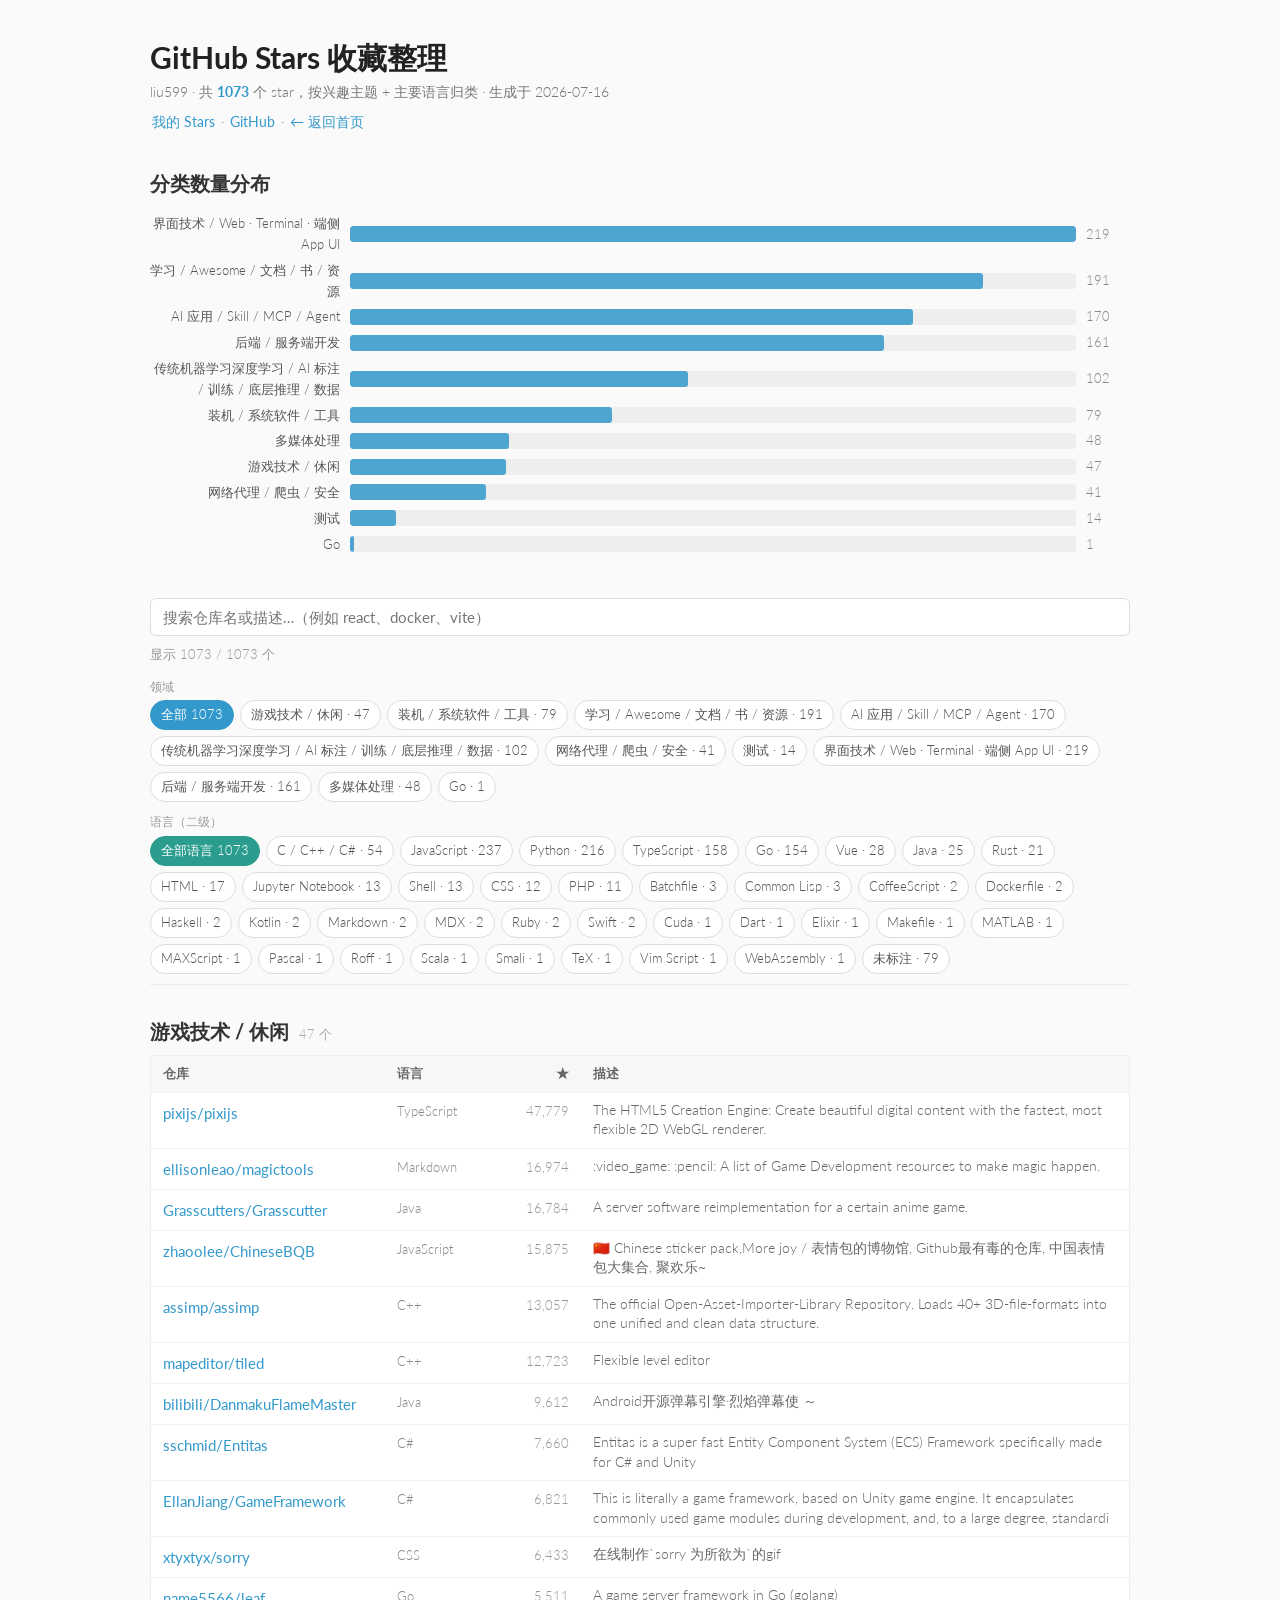
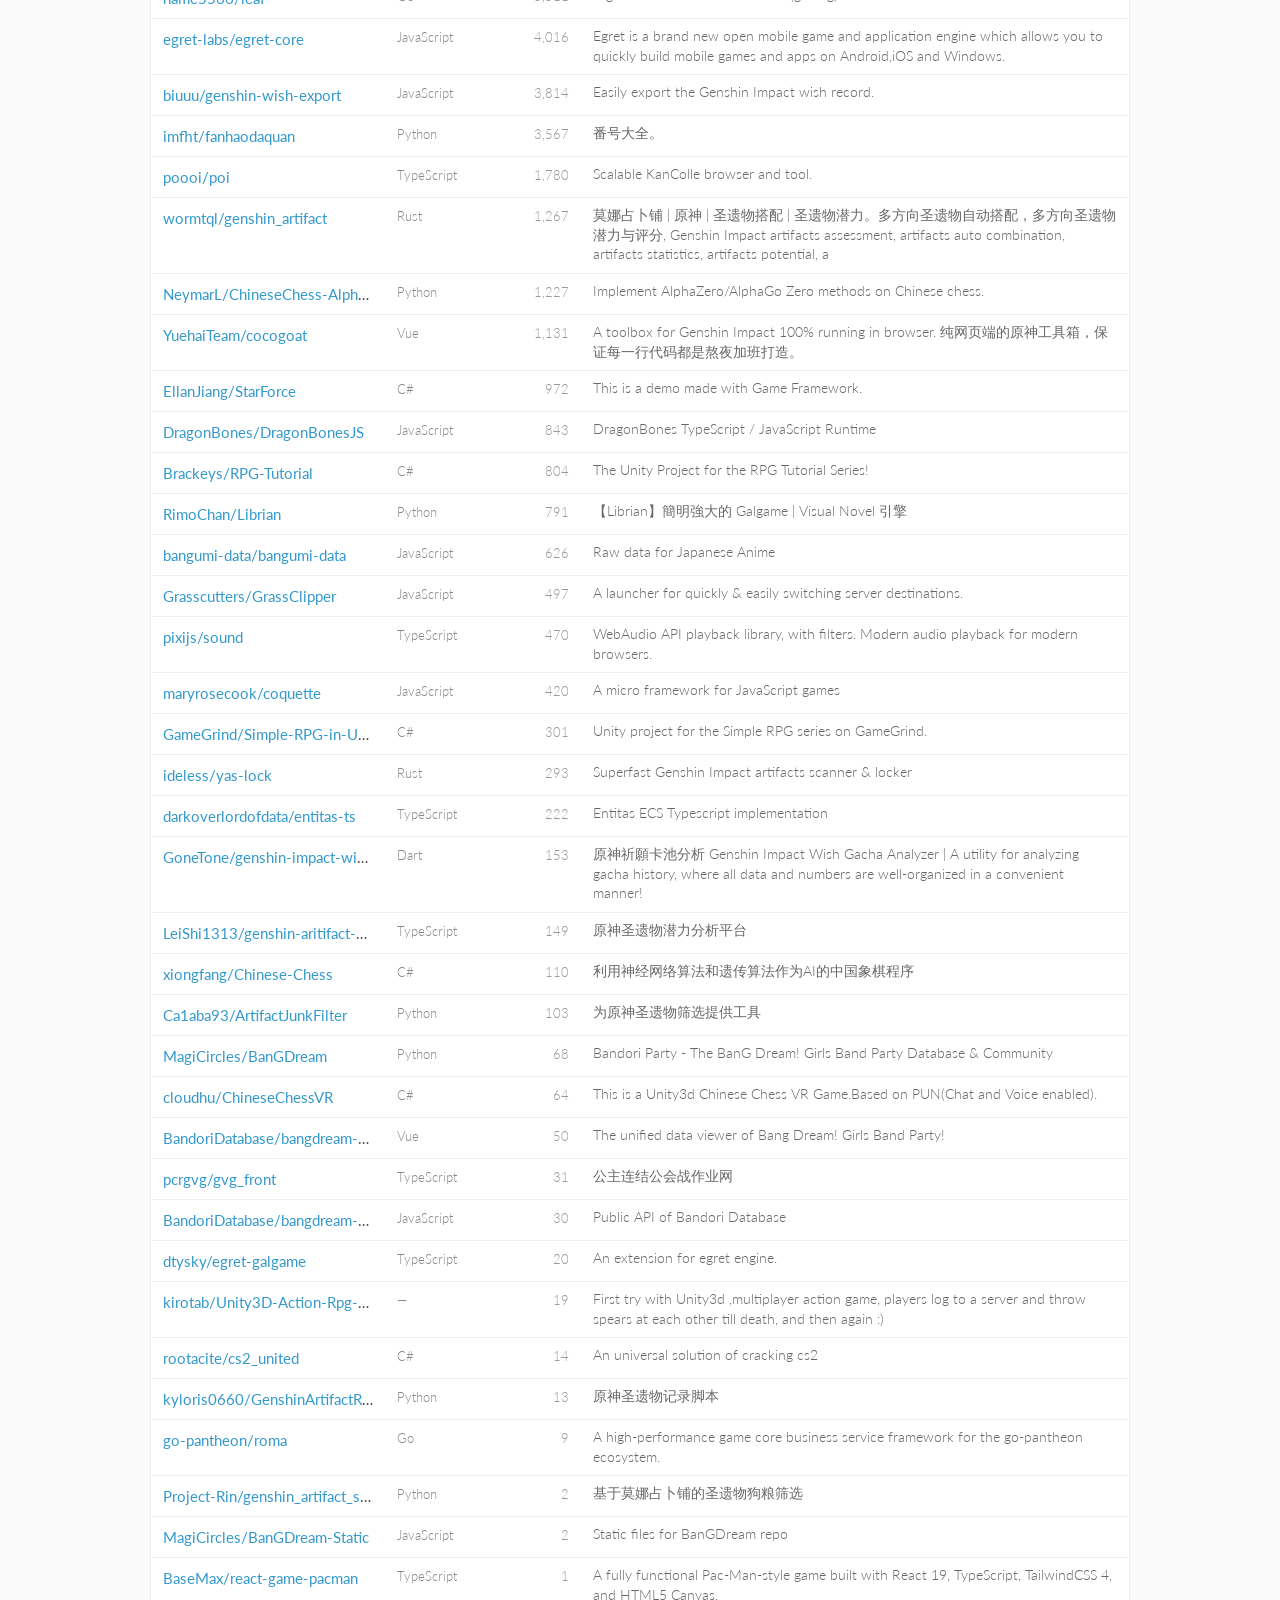
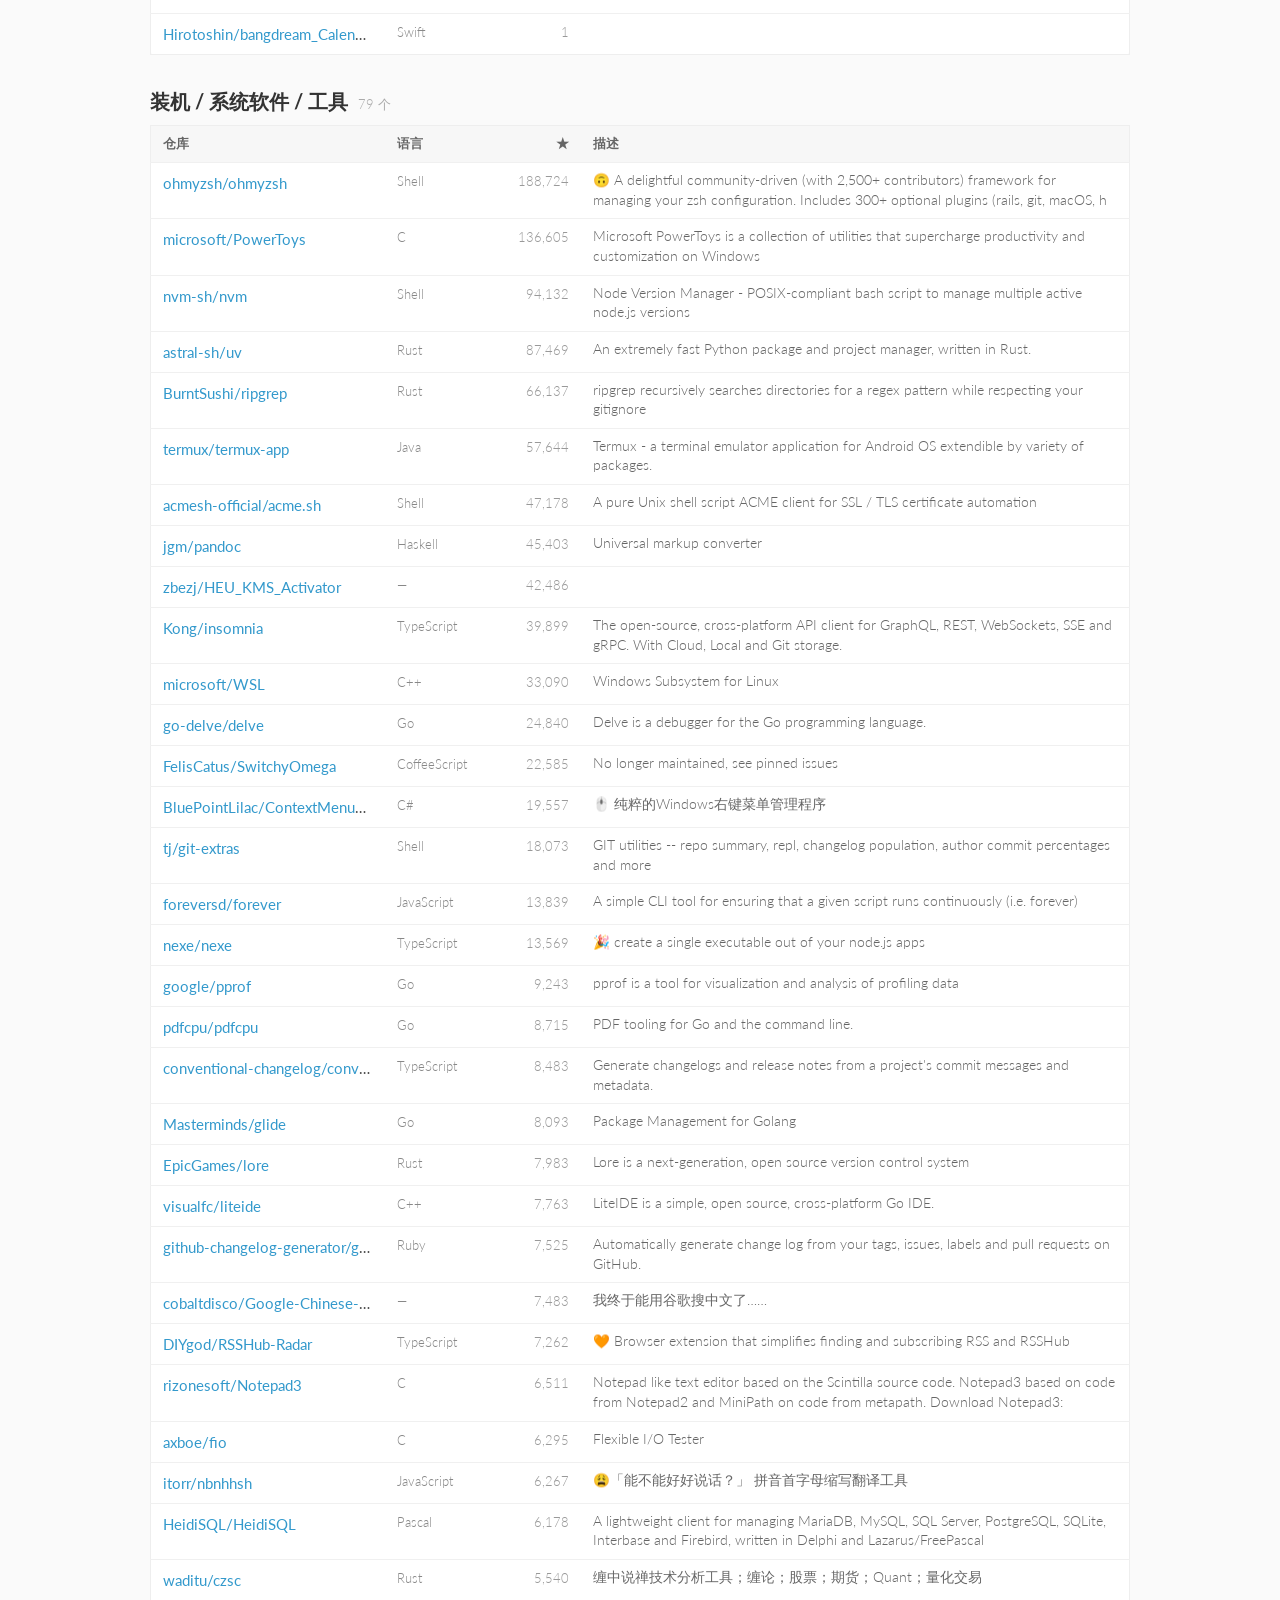
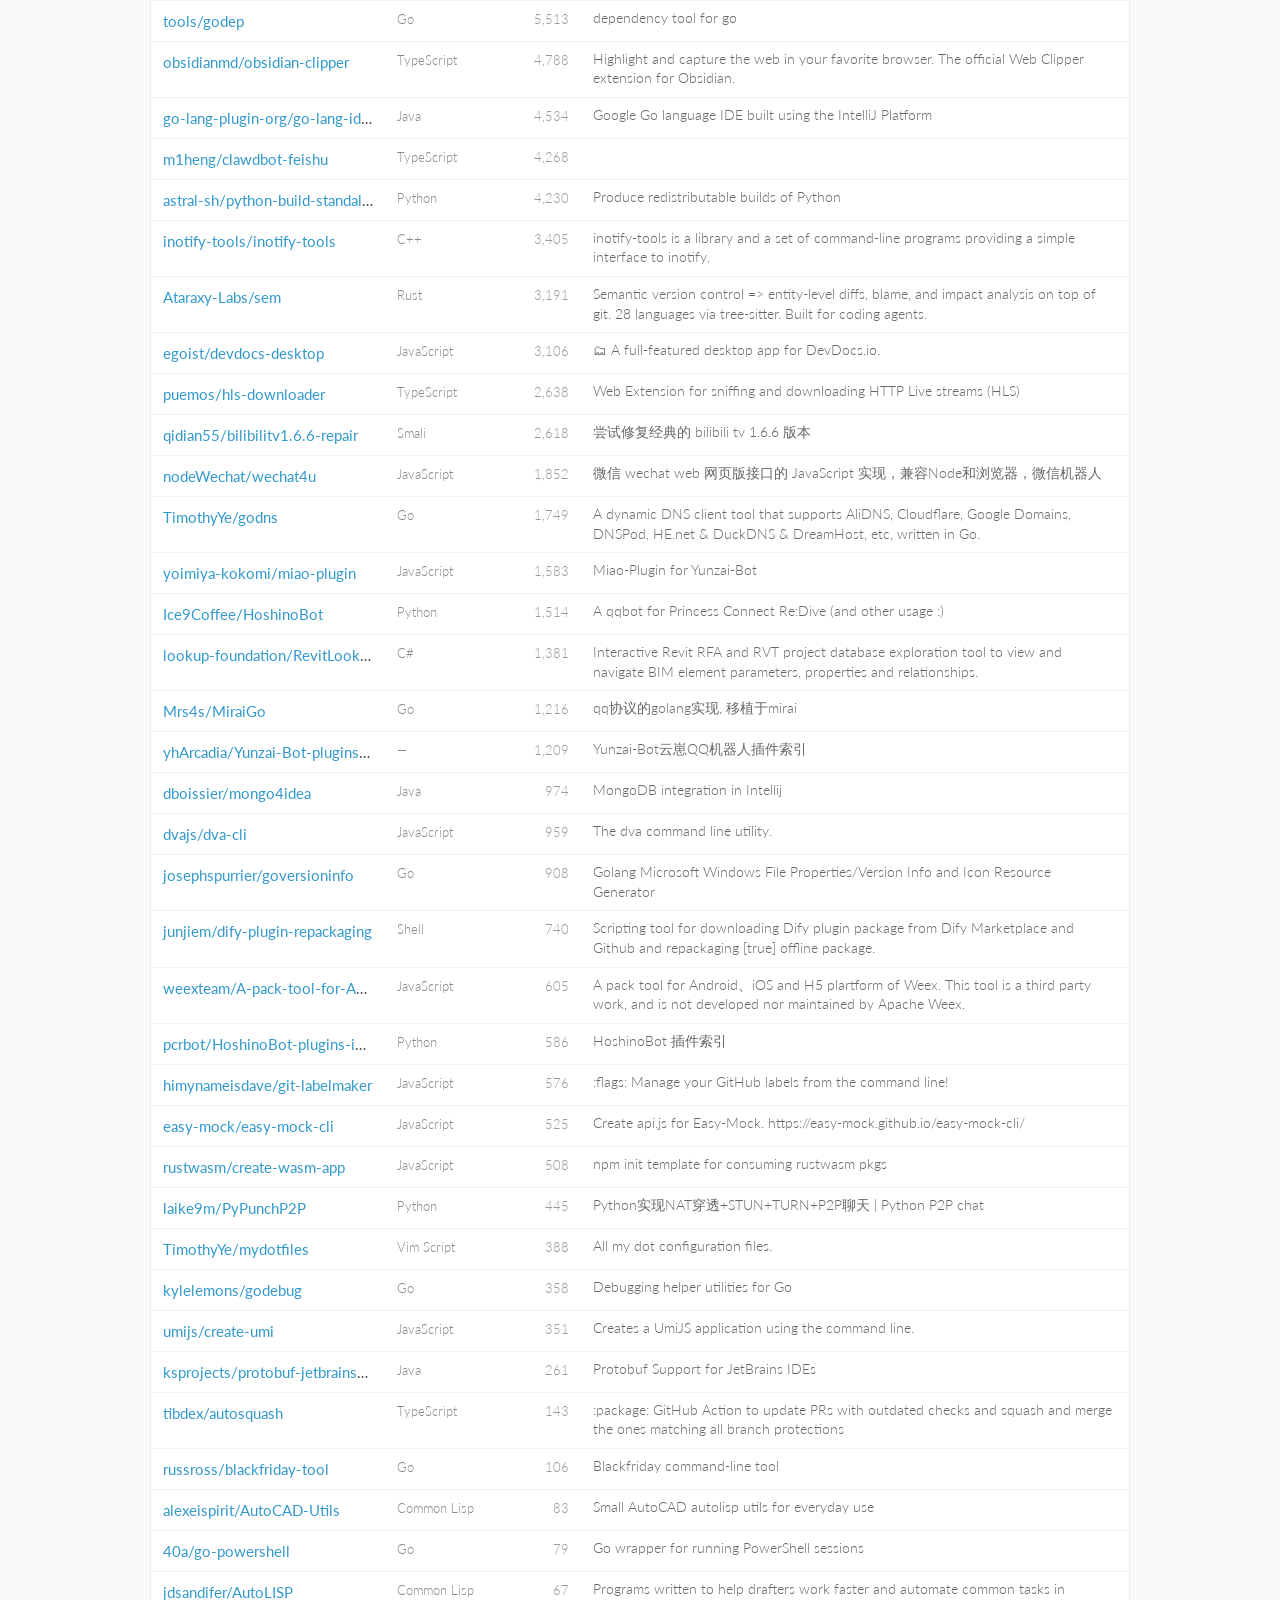
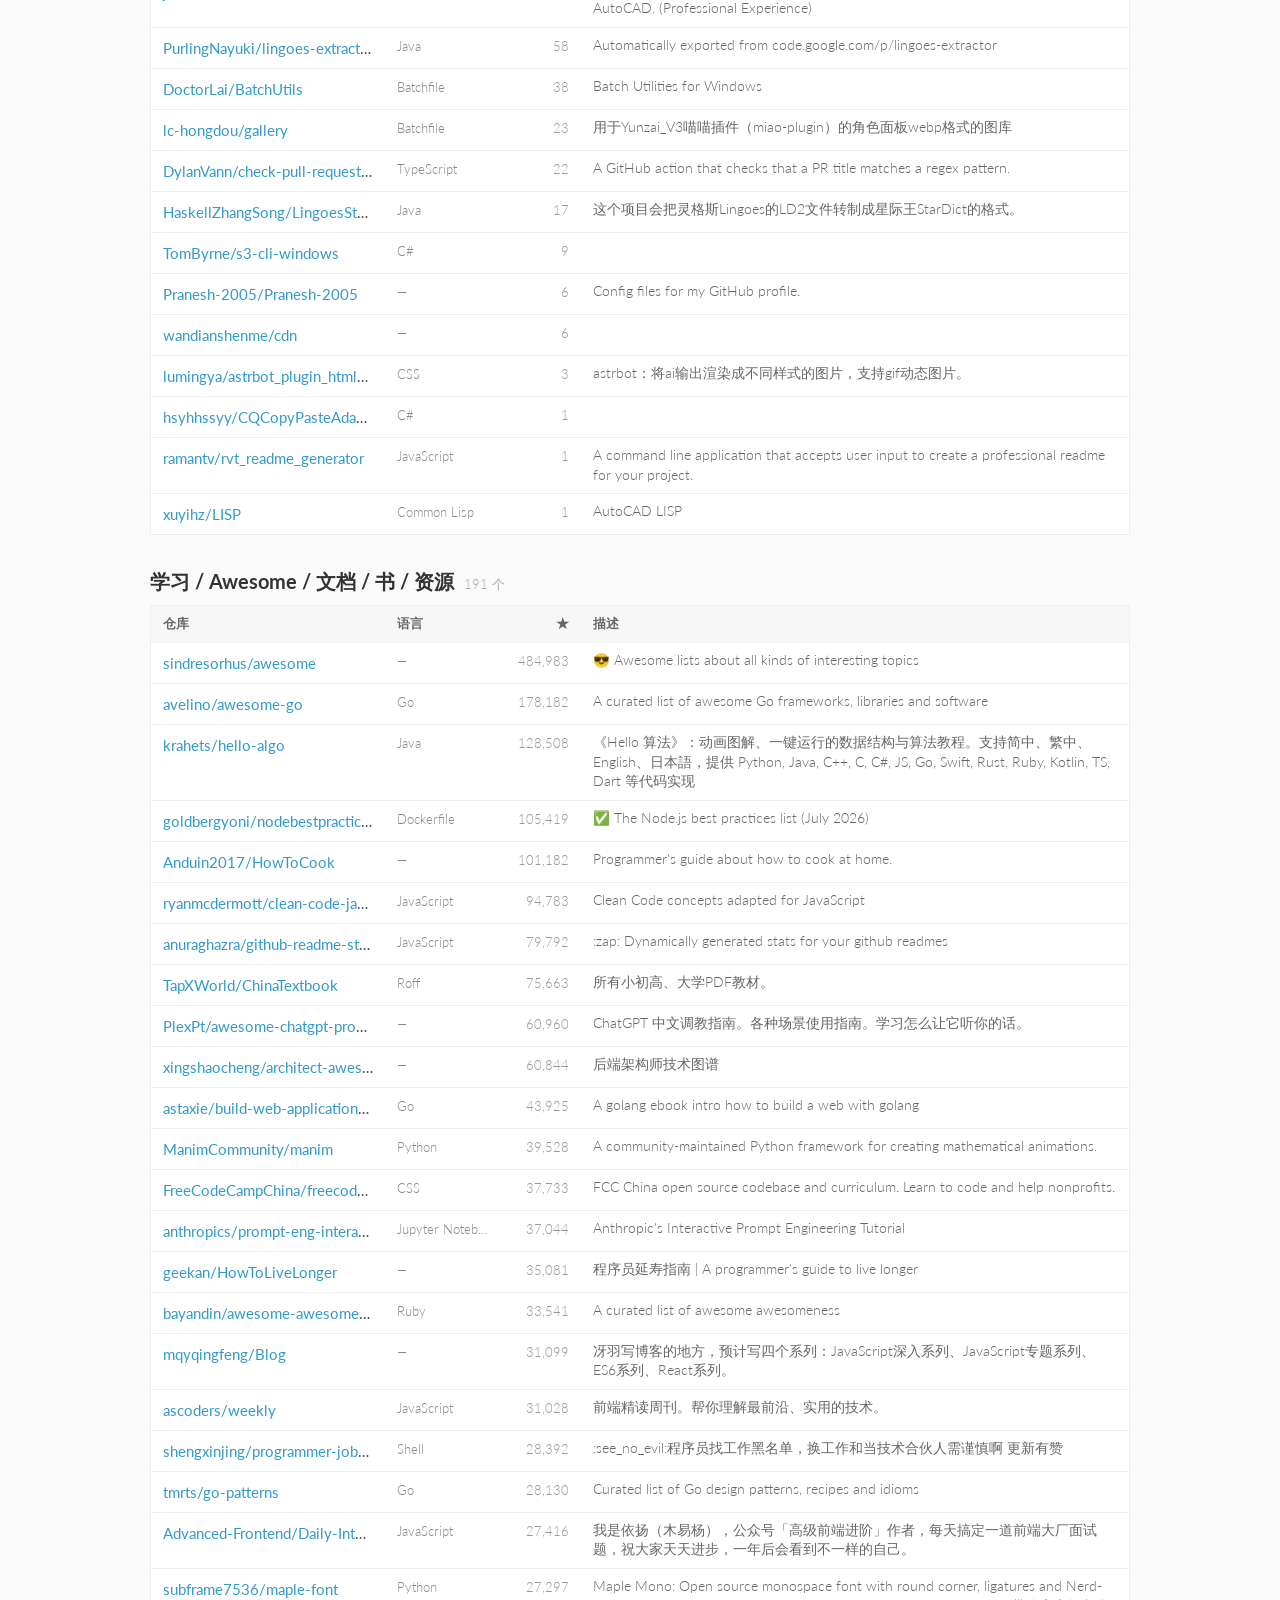
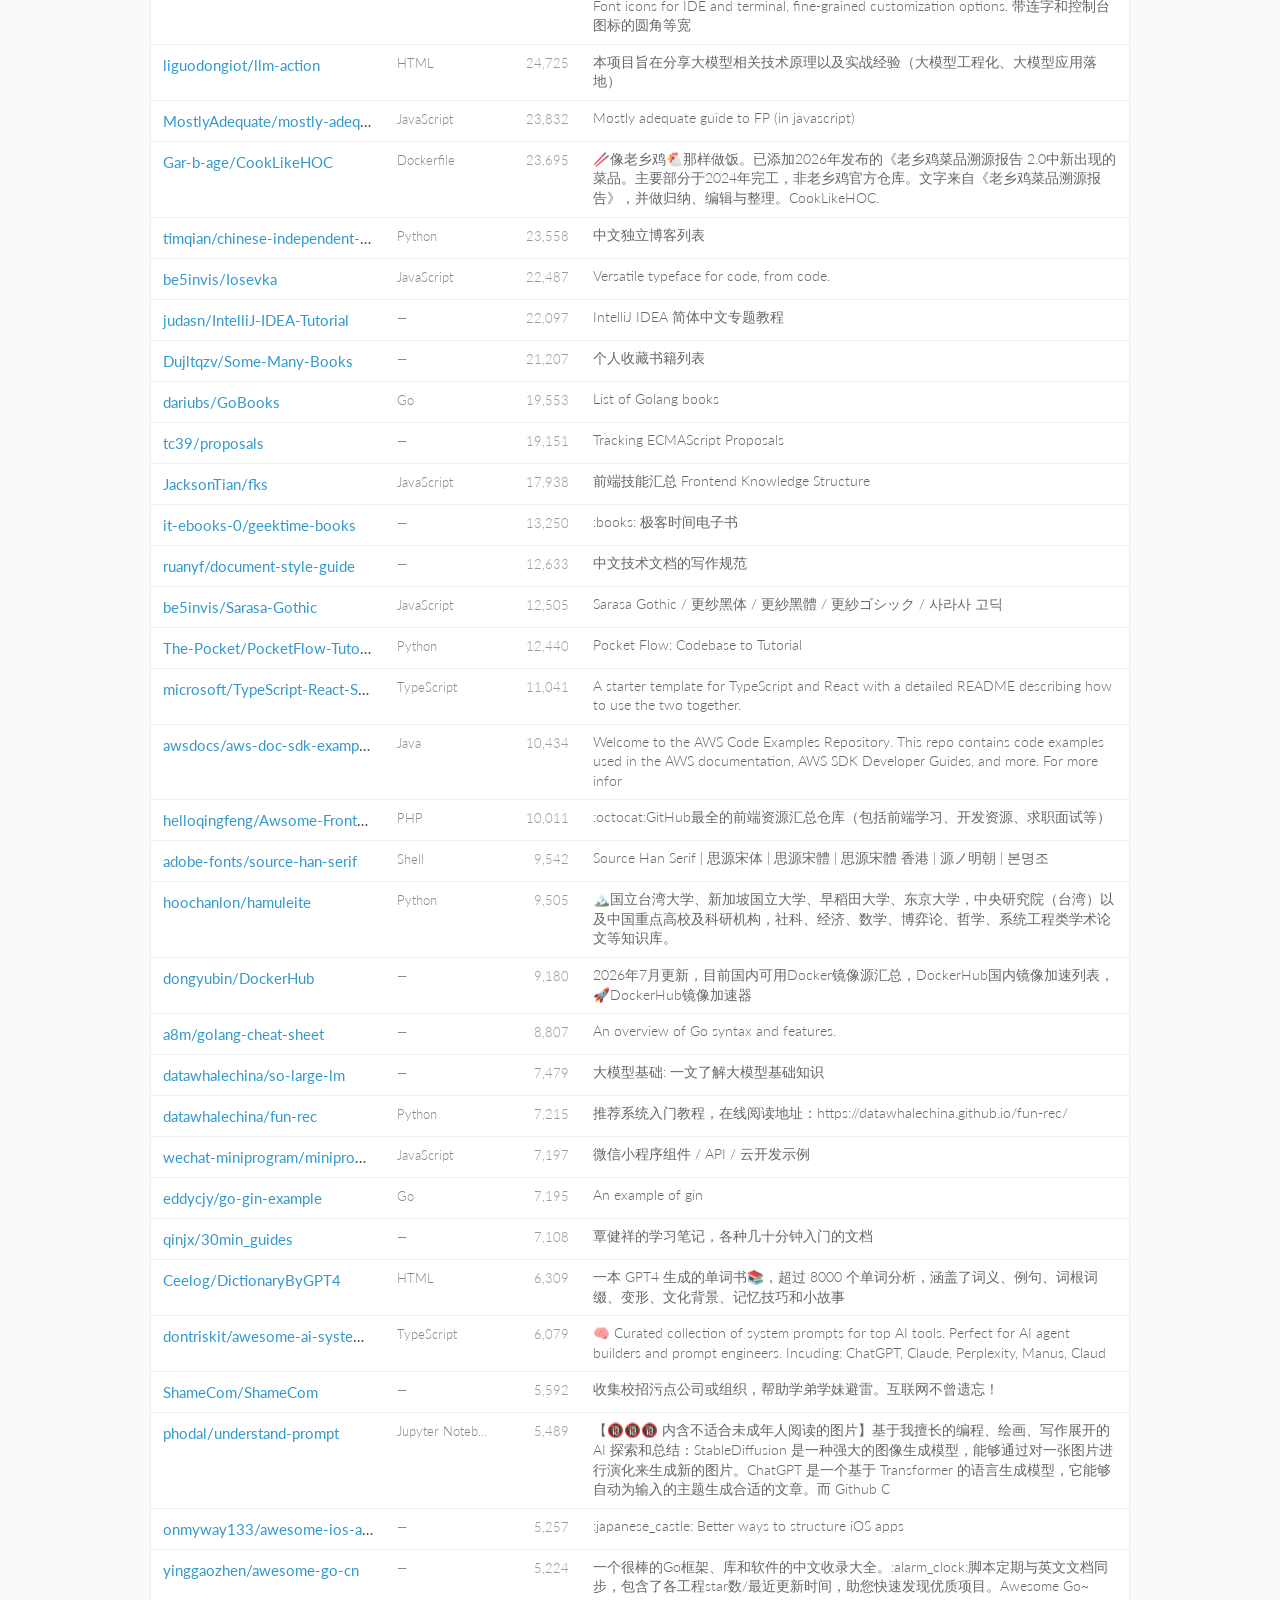
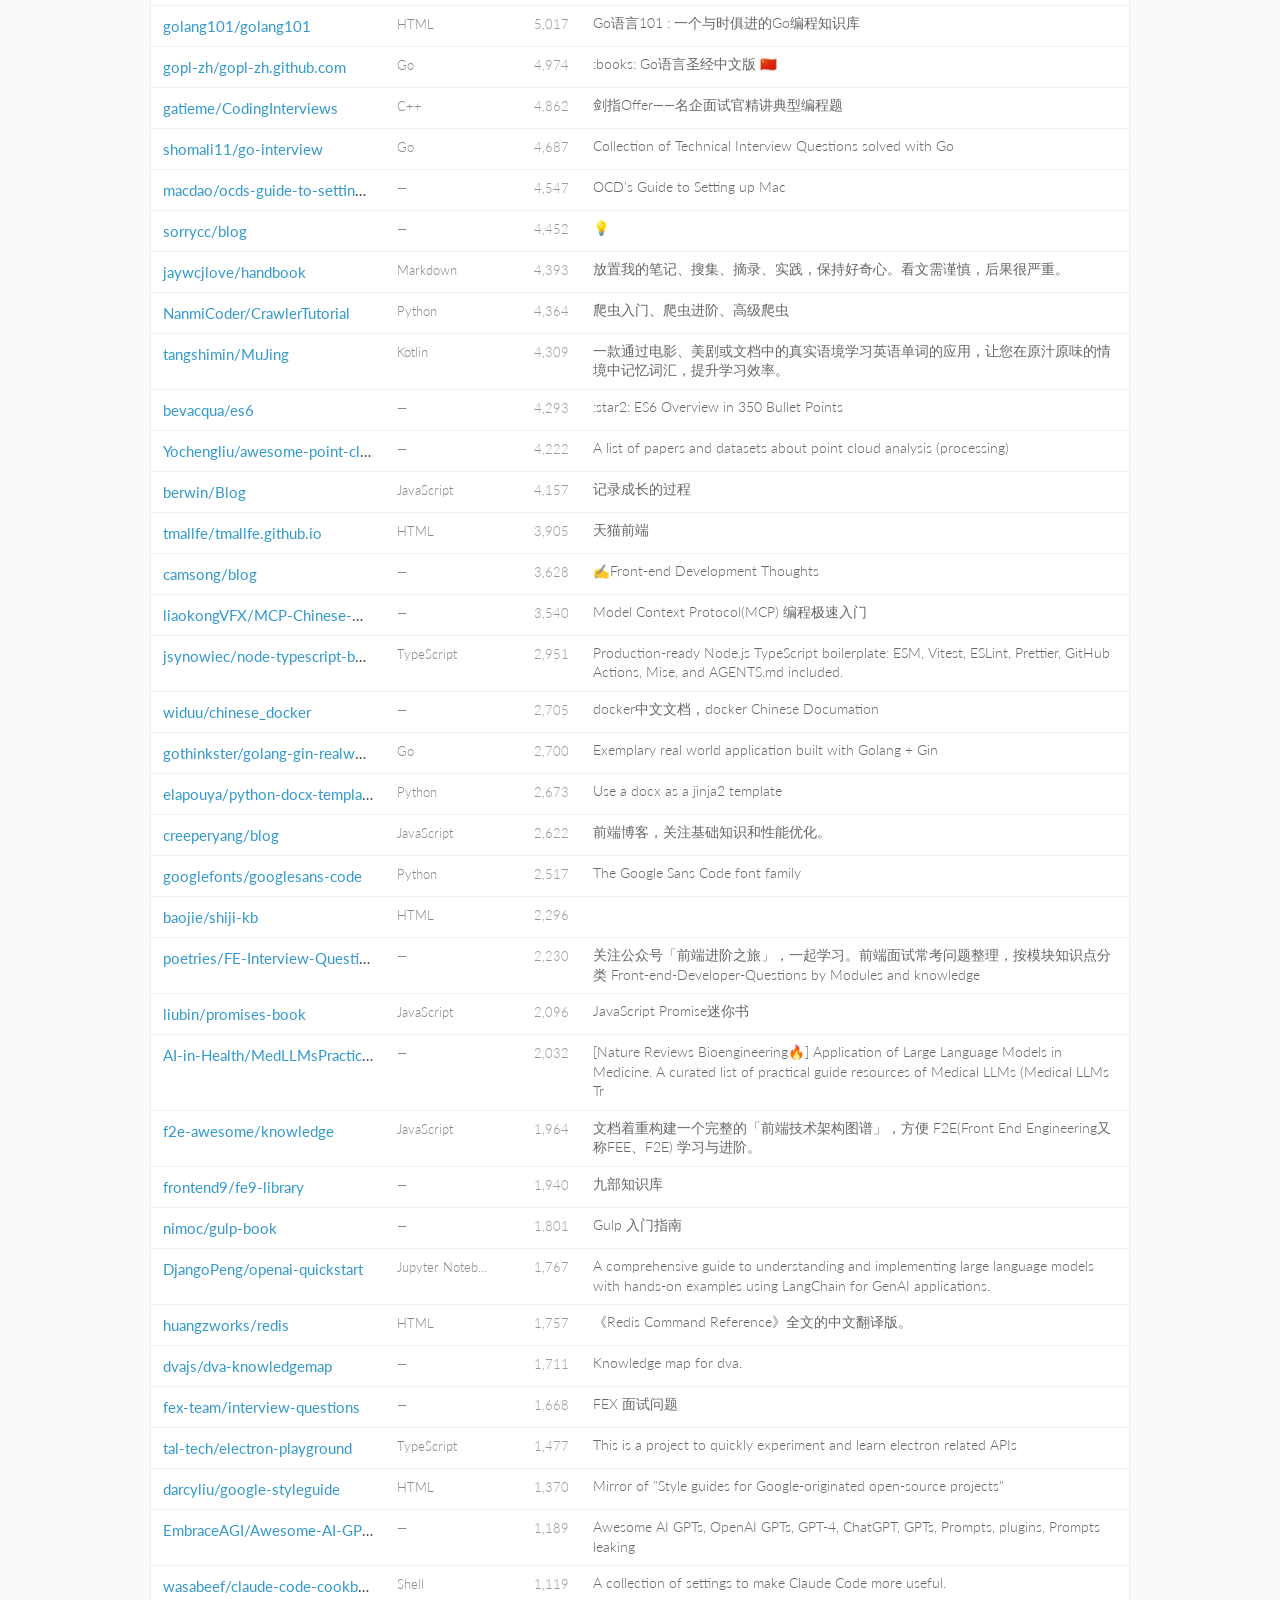
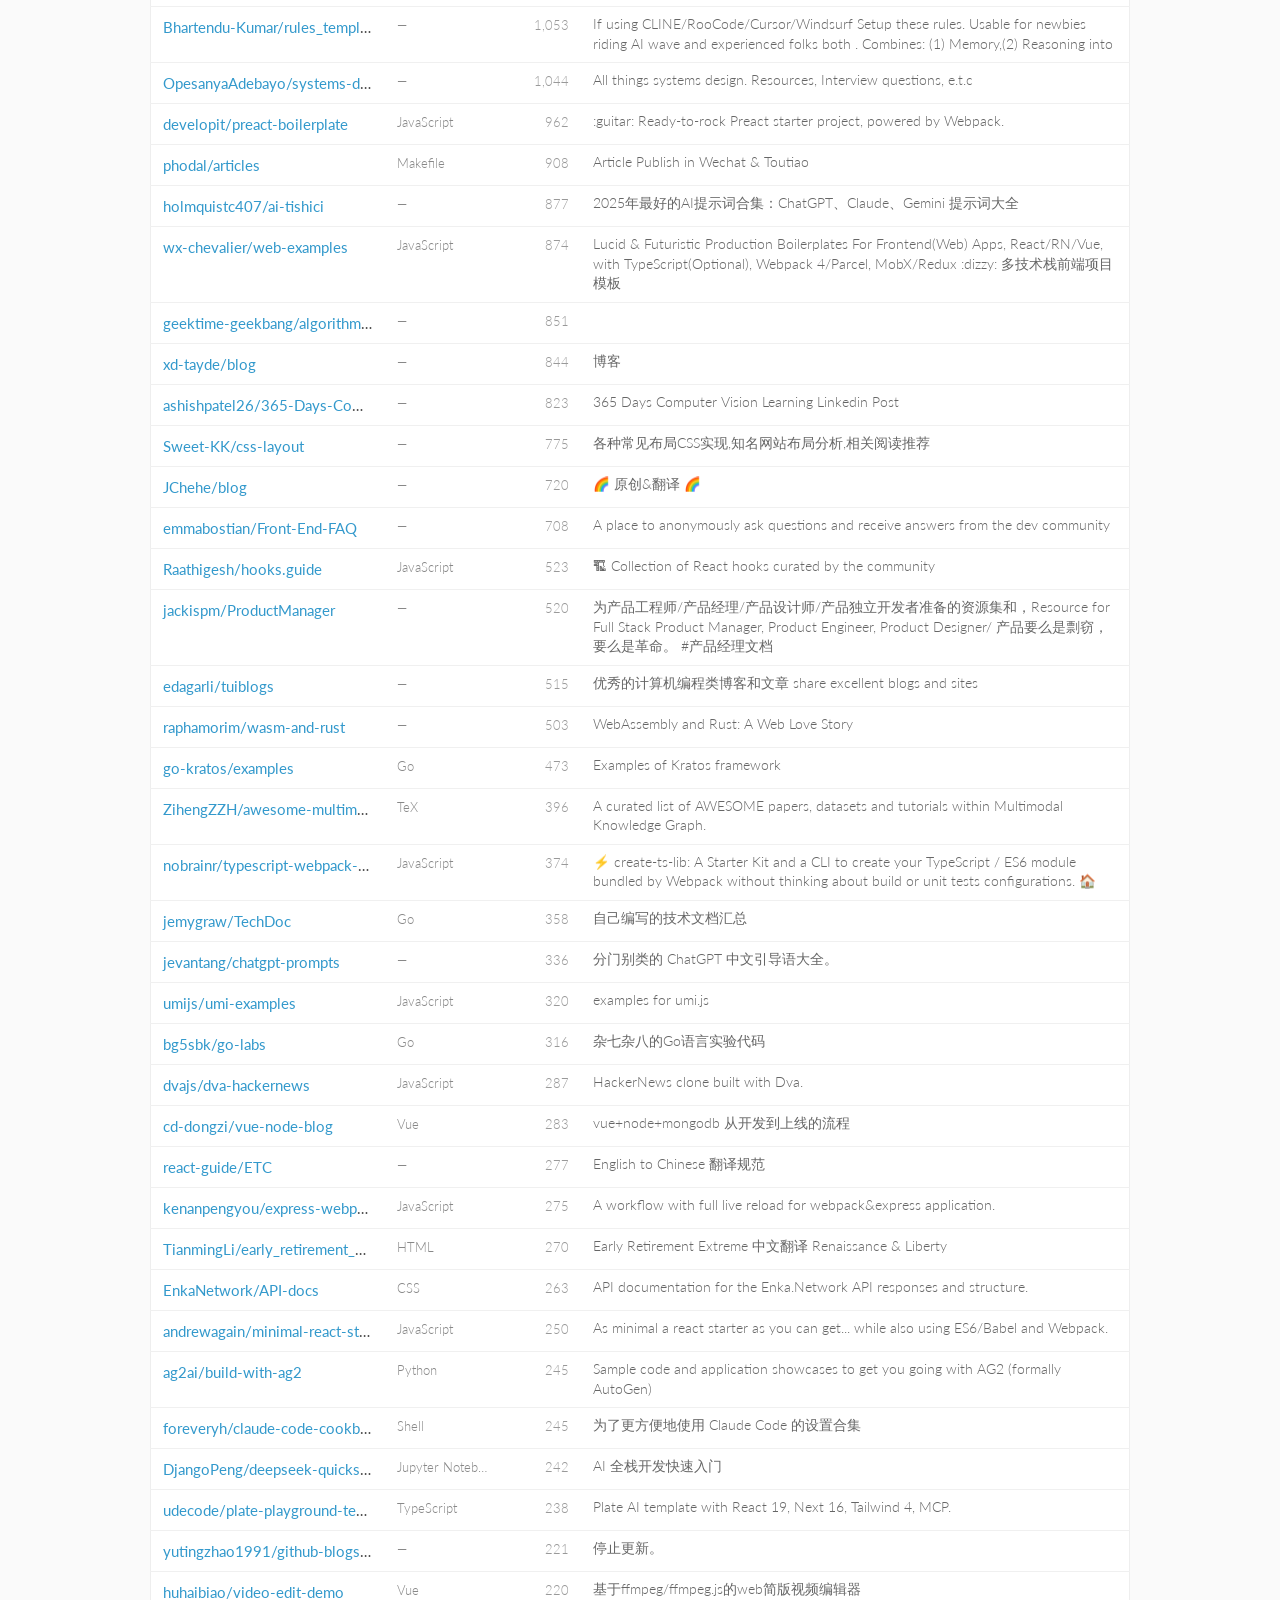
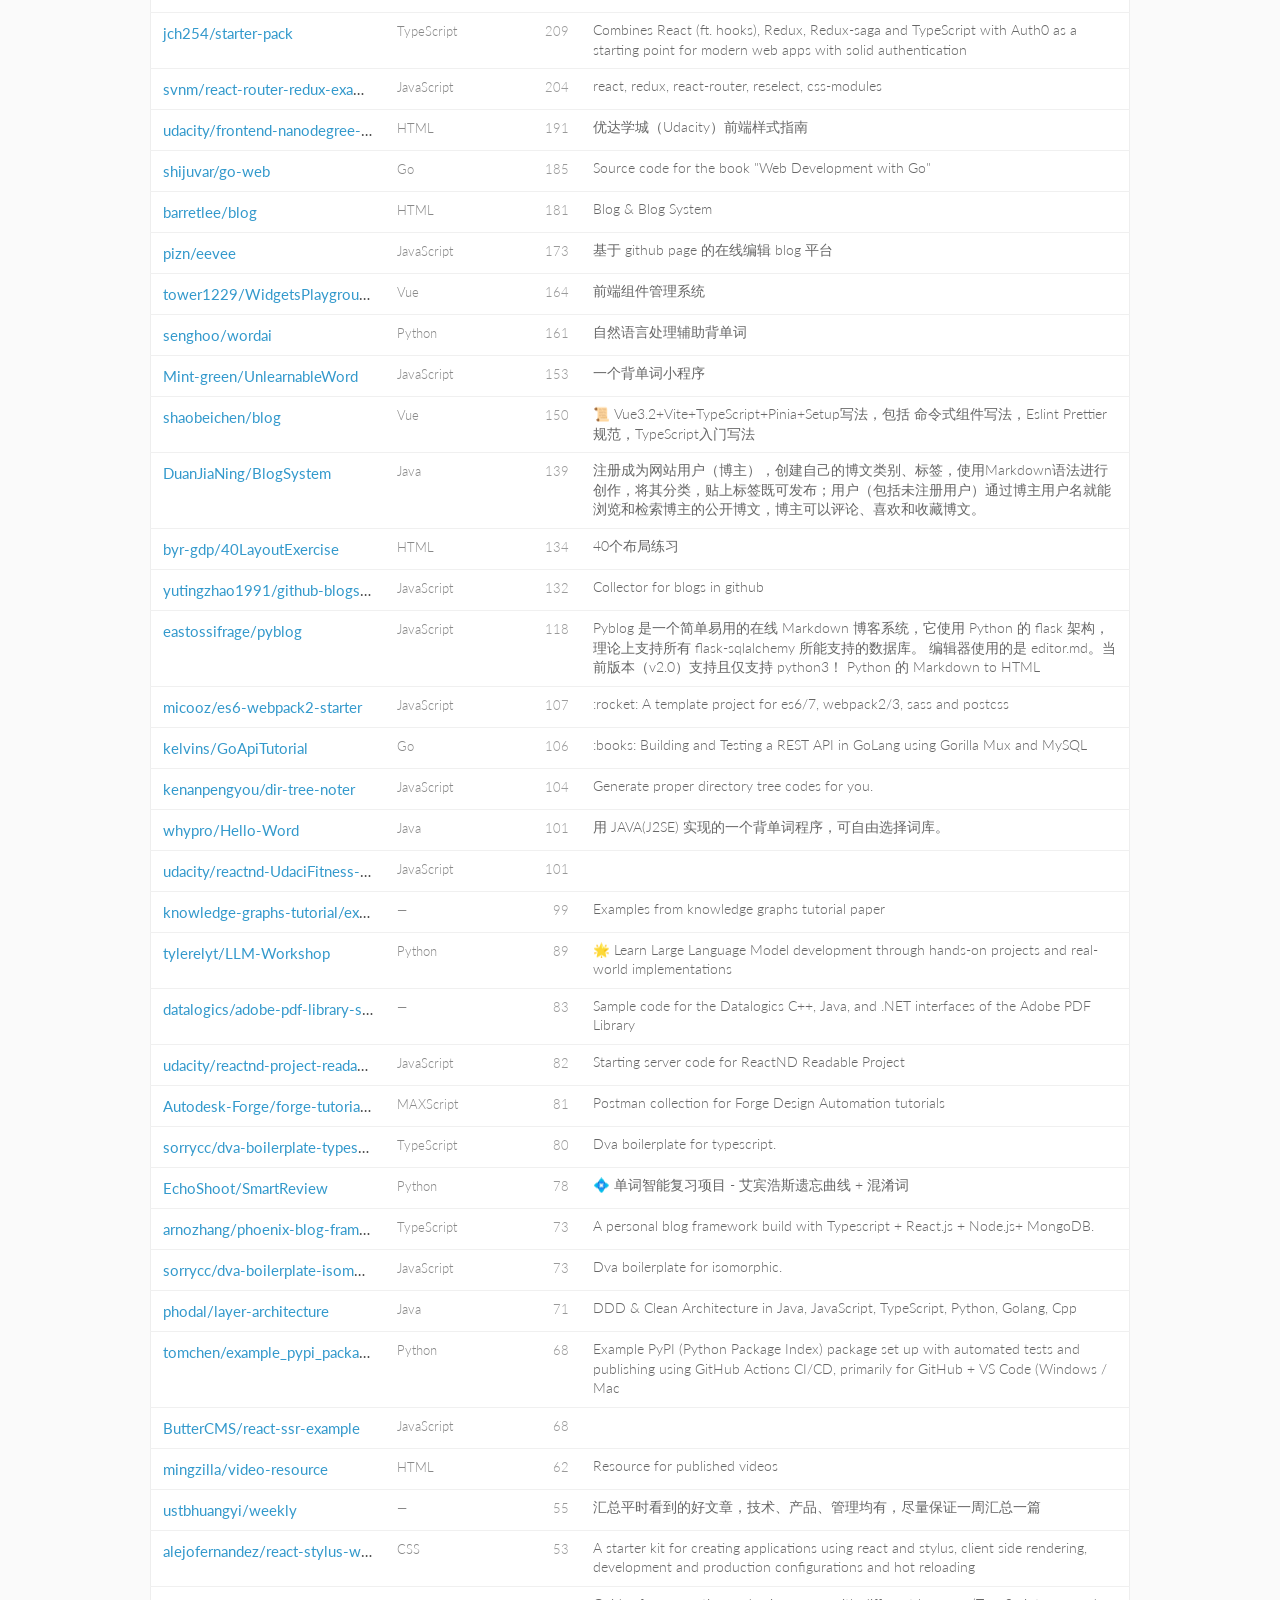
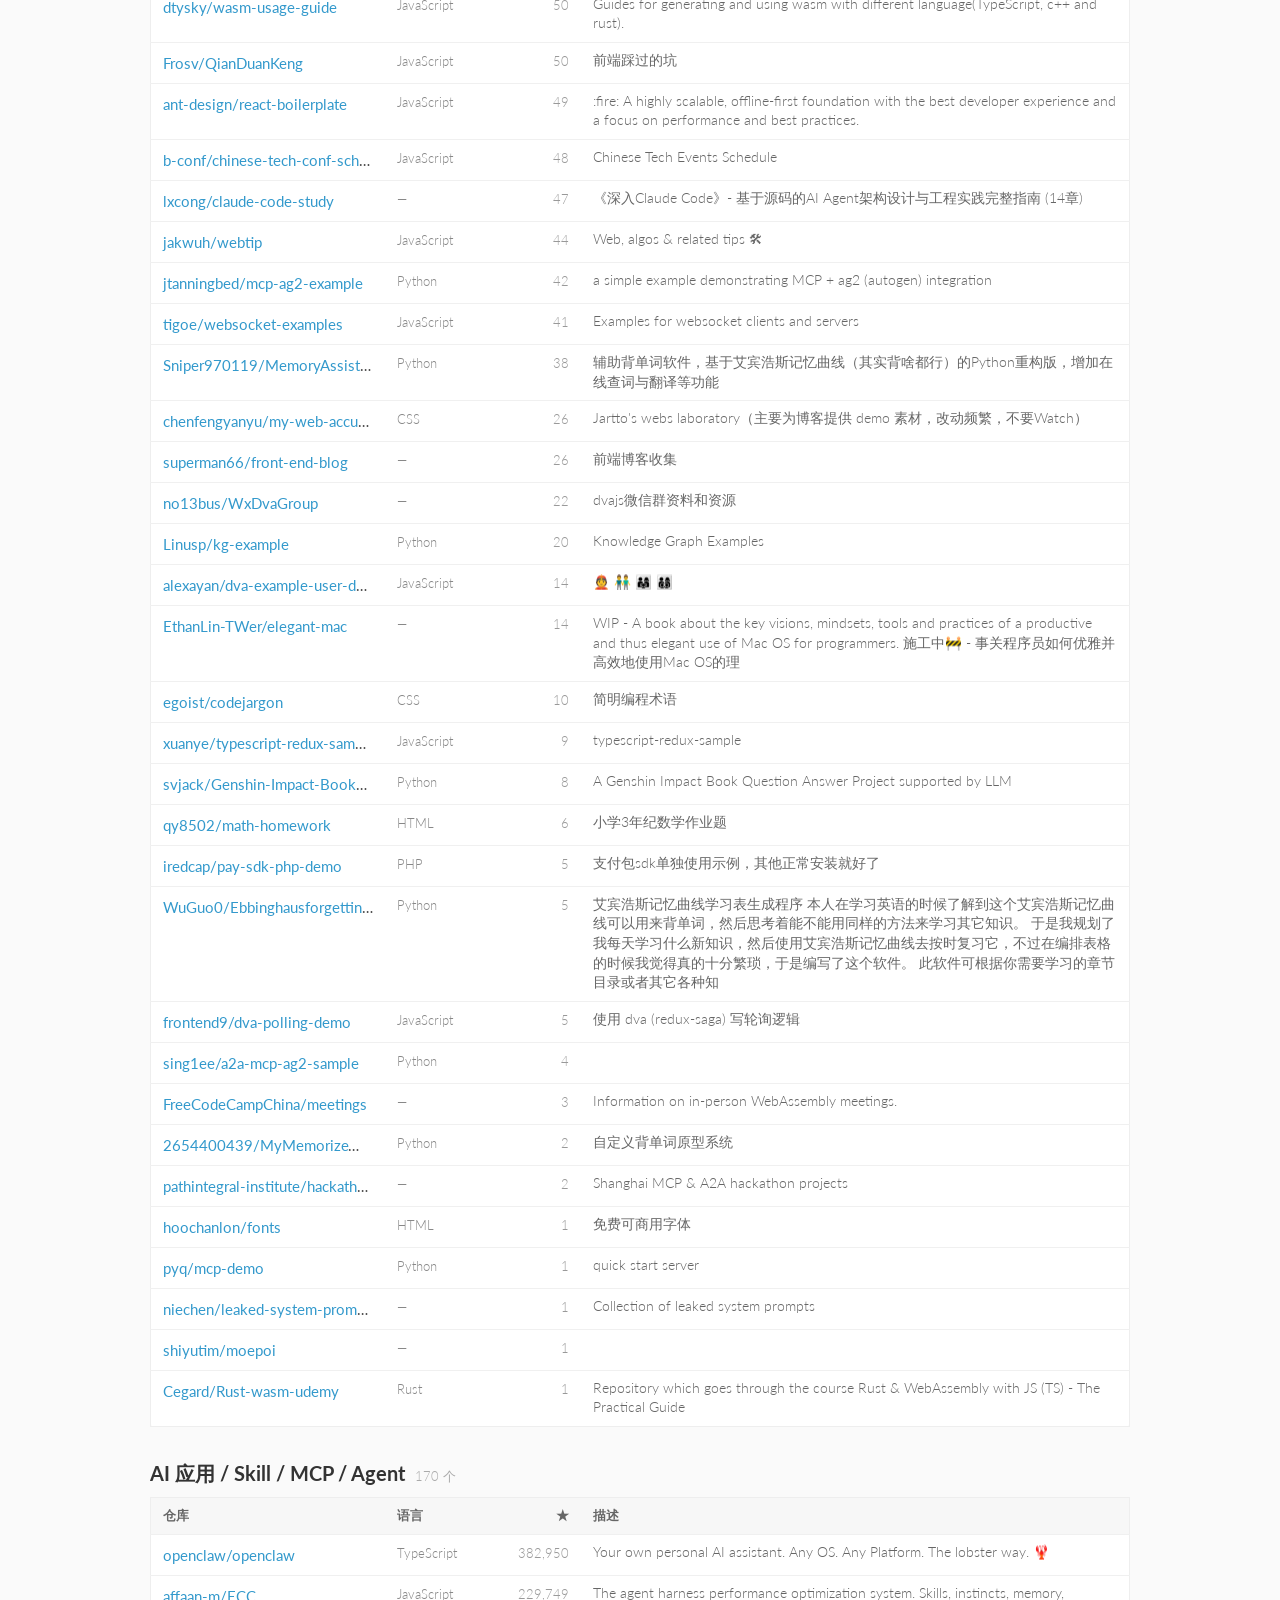
<file: stars.html>
<!doctype html>
<html lang="zh-CN">
<head>
<meta charset="utf-8">
<meta http-equiv="X-UA-Compatible" content="chrome=1">
<meta name="viewport" content="width=device-width, initial-scale=1">
<title>GitHub Stars 收藏整理 · liu599</title>
<link rel="stylesheet" href="https://fonts.googleapis.com/css?family=Lato:300,400,700">
<style>
  * { box-sizing: border-box; }
  body {
    margin: 0;
    padding: 40px 20px 80px;
    font: 15px/1.6 Lato, "Helvetica Neue", Helvetica, Arial, "PingFang SC", "Microsoft YaHei", sans-serif;
    color: #494949;
    font-weight: 300;
    background: #fafafa;
  }
  .wrap { max-width: 980px; margin: 0 auto; overflow-x: hidden; }
  h1 { color: #222; font-size: 30px; margin: 0 0 6px; line-height: 1.15; }
  h2 { color: #333; font-size: 20px; margin: 34px 0 14px; font-weight: 700; }
  a { color: #39c; font-weight: 400; text-decoration: none; }
  a:hover { text-decoration: underline; }
  .sub { color: #777; margin: 0 0 8px; font-size: 14px; }
  .sub b { color: #39c; font-weight: 700; }
  .sub a { margin: 0 2px; }

  /* distribution */
  .dist { margin-top: 26px; }
  .bar-row { display: flex; align-items: center; gap: 10px; margin: 5px 0; cursor: pointer; }
  .bar-row:hover .bar-label { color: #39c; }
  .bar-label { width: 190px; flex: none; font-size: 13px; text-align: right; color: #555; }
  .bar-track { flex: 1; background: #eee; border-radius: 3px; height: 16px; overflow: hidden; }
  .bar-fill { background: #39c; height: 100%; border-radius: 3px; min-width: 2px; opacity: .85; }
  .bar-val { width: 44px; flex: none; font-size: 13px; color: #888; }

  /* controls */
  .controls { position: sticky; top: 0; background: #fafafa; padding: 14px 0 10px; z-index: 5; border-bottom: 1px solid #ececec; margin-top: 30px; }
  #q {
    width: 100%; padding: 9px 12px; font-size: 15px; font-family: inherit;
    border: 1px solid #ddd; border-radius: 6px; color: #333; background: #fff; outline: none;
  }
  #q:focus { border-color: #39c; }
  .shown { display: inline-block; margin: 8px 0 2px; font-size: 13px; color: #999; }
  .filter-label { display: block; margin: 10px 0 4px; font-size: 12px; color: #999; }
  .pills { display: flex; flex-wrap: wrap; gap: 6px; margin-top: 4px; }
  .pill {
    font-size: 12.5px; padding: 4px 10px; border-radius: 20px; border: 1px solid #ddd;
    background: #fff; color: #555; cursor: pointer; user-select: none; white-space: nowrap;
  }
  .pill:hover { border-color: #39c; color: #39c; }
  .pill.active { background: #39c; border-color: #39c; color: #fff; }
  .pill.lang-pill.active { background: #2a9d8f; border-color: #2a9d8f; }
  .pill.lang-pill:hover { border-color: #2a9d8f; color: #2a9d8f; }
  .pill.lang-pill.active:hover { color: #fff; }

  /* category sections */
  .cat { margin-top: 30px; }
  .cat-head { display: flex; align-items: baseline; gap: 10px; margin-bottom: 8px; }
  .cat-head h2 { margin: 0; }
  .cat-count { font-size: 13px; color: #aaa; }
  table { width: 100%; max-width: 100%; table-layout: fixed; border-collapse: collapse; background: #fff; border: 1px solid #eee; border-radius: 6px; }
  th, td { text-align: left; padding: 8px 12px; border-bottom: 1px solid #f0f0f0; vertical-align: top; }
  th { background: #f7f7f7; color: #666; font-weight: 700; font-size: 12.5px; }
  tr:last-child td { border-bottom: none; }
  tr:hover td { background: #f9fcff; }
  th:nth-child(1), td.repo { width: 24%; }
  th:nth-child(2), td.lang { width: 12%; }
  th:nth-child(3), td.stars { width: 8%; }
  th:nth-child(4), td.desc { width: 56%; }
  td.repo { white-space: nowrap; overflow: hidden; text-overflow: ellipsis; font-weight: 400; }
  td.lang { color: #888; font-size: 13px; white-space: nowrap; overflow: hidden; text-overflow: ellipsis; }
  td.stars { color: #999; font-size: 13px; text-align: right; white-space: nowrap; font-variant-numeric: tabular-nums; }
  td.desc { color: #666; font-size: 13.5px; white-space: normal; overflow-wrap: anywhere; word-break: break-word; line-height: 1.45; }
  .empty { color: #aaa; padding: 30px 0; text-align: center; }
  footer { margin-top: 50px; color: #aaa; font-size: 12px; text-align: center; }
  @media (max-width: 640px) {
    .bar-label { width: 110px; }
    td.desc { display: none; }
    body { padding: 24px 12px 60px; }
  }
</style>
</head>
<body>
<div class="wrap">
  <header>
    <h1>GitHub Stars 收藏整理</h1>
    <p class="sub">liu599 · 共 <b id="total"></b> 个 star，按兴趣主题 + 主要语言归类 · 生成于 <span id="gen"></span></p>
    <p class="sub"><a href="https://github.com/liu599?tab=stars" target="_blank">我的 Stars</a> · <a href="https://github.com/liu599" target="_blank">GitHub</a> · <a href="index.html">← 返回首页</a></p>
  </header>

  <section class="dist">
    <h2>分类数量分布</h2>
    <div id="dist"></div>
  </section>

  <section class="controls">
    <input id="q" type="search" placeholder="搜索仓库名或描述…（例如 react、docker、vite）">
    <span class="shown" id="shown"></span>
    <span class="filter-label">领域</span>
    <div class="pills" id="pills"></div>
    <span class="filter-label">语言（二级）</span>
    <div class="pills" id="lang-pills"></div>
  </section>

  <div id="list"></div>

  <footer>
    数据来源：GitHub API（用户 star 列表）· 兴趣主题优先 · 支持领域 + 语言二级筛选 · 其余按主要语言分组
  </footer>
</div>

<script>
var DATA = {"total": 1073, "generated": "2026-07-16", "categories": [{"key": "game_leisure", "title": "游戏技术 / 休闲", "count": 47, "repos": [{"n": "pixijs/pixijs", "d": "The HTML5 Creation Engine: Create beautiful digital content with the fastest, most flexible 2D WebGL renderer.", "l": "TypeScript", "s": 47779, "u": "https://github.com/pixijs/pixijs"}, {"n": "ellisonleao/magictools", "d": ":video_game: :pencil: A list of Game Development resources to make magic happen.", "l": "Markdown", "s": 16974, "u": "https://github.com/ellisonleao/magictools"}, {"n": "Grasscutters/Grasscutter", "d": "A server software reimplementation for a certain anime game.", "l": "Java", "s": 16784, "u": "https://github.com/Grasscutters/Grasscutter"}, {"n": "zhaoolee/ChineseBQB", "d": "🇨🇳 Chinese sticker pack,More joy / 表情包的博物馆, Github最有毒的仓库, 中国表情包大集合, 聚欢乐~", "l": "JavaScript", "s": 15875, "u": "https://github.com/zhaoolee/ChineseBQB"}, {"n": "assimp/assimp", "d": "The official Open-Asset-Importer-Library Repository. Loads 40+ 3D-file-formats into one unified and clean data structure.", "l": "C++", "s": 13057, "u": "https://github.com/assimp/assimp"}, {"n": "mapeditor/tiled", "d": "Flexible level editor", "l": "C++", "s": 12723, "u": "https://github.com/mapeditor/tiled"}, {"n": "bilibili/DanmakuFlameMaster", "d": "Android开源弹幕引擎·烈焰弹幕使 ～", "l": "Java", "s": 9612, "u": "https://github.com/bilibili/DanmakuFlameMaster"}, {"n": "sschmid/Entitas", "d": "Entitas is a super fast Entity Component System (ECS) Framework specifically made for C# and Unity", "l": "C#", "s": 7660, "u": "https://github.com/sschmid/Entitas"}, {"n": "EllanJiang/GameFramework", "d": "This is literally a game framework, based on Unity game engine. It encapsulates commonly used game modules during development, and, to a large degree, standardi", "l": "C#", "s": 6821, "u": "https://github.com/EllanJiang/GameFramework"}, {"n": "xtyxtyx/sorry", "d": "在线制作`sorry 为所欲为`的gif", "l": "CSS", "s": 6433, "u": "https://github.com/xtyxtyx/sorry"}, {"n": "name5566/leaf", "d": "A game server framework in Go (golang)", "l": "Go", "s": 5511, "u": "https://github.com/name5566/leaf"}, {"n": "egret-labs/egret-core", "d": "Egret is a brand new open mobile game and application engine which allows you to quickly build mobile games and apps on Android,iOS and Windows.", "l": "JavaScript", "s": 4016, "u": "https://github.com/egret-labs/egret-core"}, {"n": "biuuu/genshin-wish-export", "d": "Easily export the Genshin Impact wish record.", "l": "JavaScript", "s": 3814, "u": "https://github.com/biuuu/genshin-wish-export"}, {"n": "imfht/fanhaodaquan", "d": "番号大全。", "l": "Python", "s": 3567, "u": "https://github.com/imfht/fanhaodaquan"}, {"n": "poooi/poi", "d": "Scalable KanColle browser and tool.", "l": "TypeScript", "s": 1780, "u": "https://github.com/poooi/poi"}, {"n": "wormtql/genshin_artifact", "d": "莫娜占卜铺 | 原神 | 圣遗物搭配 | 圣遗物潜力。多方向圣遗物自动搭配，多方向圣遗物潜力与评分, Genshin Impact artifacts assessment, artifacts auto combination, artifacts statistics, artifacts potential, a", "l": "Rust", "s": 1267, "u": "https://github.com/wormtql/genshin_artifact"}, {"n": "NeymarL/ChineseChess-AlphaZero", "d": "Implement AlphaZero/AlphaGo Zero methods on Chinese chess.", "l": "Python", "s": 1227, "u": "https://github.com/NeymarL/ChineseChess-AlphaZero"}, {"n": "YuehaiTeam/cocogoat", "d": "A toolbox for Genshin Impact 100% running in browser. 纯网页端的原神工具箱，保证每一行代码都是熬夜加班打造。", "l": "Vue", "s": 1131, "u": "https://github.com/YuehaiTeam/cocogoat"}, {"n": "EllanJiang/StarForce", "d": "This is a demo made with Game Framework.", "l": "C#", "s": 972, "u": "https://github.com/EllanJiang/StarForce"}, {"n": "DragonBones/DragonBonesJS", "d": "DragonBones TypeScript / JavaScript Runtime", "l": "JavaScript", "s": 843, "u": "https://github.com/DragonBones/DragonBonesJS"}, {"n": "Brackeys/RPG-Tutorial", "d": "The Unity Project for the RPG Tutorial Series!", "l": "C#", "s": 804, "u": "https://github.com/Brackeys/RPG-Tutorial"}, {"n": "RimoChan/Librian", "d": "【Librian】簡明強大的 Galgame | Visual Novel 引擎", "l": "Python", "s": 791, "u": "https://github.com/RimoChan/Librian"}, {"n": "bangumi-data/bangumi-data", "d": "Raw data for Japanese Anime", "l": "JavaScript", "s": 626, "u": "https://github.com/bangumi-data/bangumi-data"}, {"n": "Grasscutters/GrassClipper", "d": "A launcher for quickly & easily switching server destinations.", "l": "JavaScript", "s": 497, "u": "https://github.com/Grasscutters/GrassClipper"}, {"n": "pixijs/sound", "d": "WebAudio API playback library, with filters. Modern audio playback for modern browsers.", "l": "TypeScript", "s": 470, "u": "https://github.com/pixijs/sound"}, {"n": "maryrosecook/coquette", "d": "A micro framework for JavaScript games", "l": "JavaScript", "s": 420, "u": "https://github.com/maryrosecook/coquette"}, {"n": "GameGrind/Simple-RPG-in-Unity", "d": "Unity project for the Simple RPG series on GameGrind.", "l": "C#", "s": 301, "u": "https://github.com/GameGrind/Simple-RPG-in-Unity"}, {"n": "ideless/yas-lock", "d": "Superfast Genshin Impact artifacts scanner & locker", "l": "Rust", "s": 293, "u": "https://github.com/ideless/yas-lock"}, {"n": "darkoverlordofdata/entitas-ts", "d": "Entitas ECS Typescript implementation", "l": "TypeScript", "s": 222, "u": "https://github.com/darkoverlordofdata/entitas-ts"}, {"n": "GoneTone/genshin-impact-wish-gacha-analyzer", "d": "原神祈願卡池分析 Genshin Impact Wish Gacha Analyzer | A utility for analyzing gacha history, where all data and numbers are well-organized in a convenient manner!", "l": "Dart", "s": 153, "u": "https://github.com/GoneTone/genshin-impact-wish-gacha-analyzer"}, {"n": "LeiShi1313/genshin-aritifact-analyzer", "d": "原神圣遗物潜力分析平台", "l": "TypeScript", "s": 149, "u": "https://github.com/LeiShi1313/genshin-aritifact-analyzer"}, {"n": "xiongfang/Chinese-Chess", "d": "利用神经网络算法和遗传算法作为AI的中国象棋程序", "l": "C#", "s": 110, "u": "https://github.com/xiongfang/Chinese-Chess"}, {"n": "Ca1aba93/ArtifactJunkFilter", "d": "为原神圣遗物筛选提供工具", "l": "Python", "s": 103, "u": "https://github.com/Ca1aba93/ArtifactJunkFilter"}, {"n": "MagiCircles/BanGDream", "d": "Bandori Party - The BanG Dream! Girls Band Party Database & Community", "l": "Python", "s": 68, "u": "https://github.com/MagiCircles/BanGDream"}, {"n": "cloudhu/ChineseChessVR", "d": "This is a Unity3d Chinese Chess VR Game.Based on PUN(Chat and Voice enabled).", "l": "C#", "s": 64, "u": "https://github.com/cloudhu/ChineseChessVR"}, {"n": "BandoriDatabase/bangdream-data-viewer", "d": "The unified data viewer of Bang Dream! Girls Band Party!", "l": "Vue", "s": 50, "u": "https://github.com/BandoriDatabase/bangdream-data-viewer"}, {"n": "pcrgvg/gvg_front", "d": "公主连结公会战作业网", "l": "TypeScript", "s": 31, "u": "https://github.com/pcrgvg/gvg_front"}, {"n": "BandoriDatabase/bangdream-data-api", "d": "Public API of Bandori Database", "l": "JavaScript", "s": 30, "u": "https://github.com/BandoriDatabase/bangdream-data-api"}, {"n": "dtysky/egret-galgame", "d": "An extension for egret engine.", "l": "TypeScript", "s": 20, "u": "https://github.com/dtysky/egret-galgame"}, {"n": "kirotab/Unity3D-Action-Rpg-Game-Prototype", "d": "First try with Unity3d ,multiplayer action game, players log to a server and throw spears at each other till death, and then again :)", "l": "", "s": 19, "u": "https://github.com/kirotab/Unity3D-Action-Rpg-Game-Prototype"}, {"n": "rootacite/cs2_united", "d": "An universal solution of cracking cs2", "l": "C#", "s": 14, "u": "https://github.com/rootacite/cs2_united"}, {"n": "kyloris0660/GenshinArtifactRecorder", "d": "原神圣遗物记录脚本", "l": "Python", "s": 13, "u": "https://github.com/kyloris0660/GenshinArtifactRecorder"}, {"n": "go-pantheon/roma", "d": "A high-performance game core business service framework for the go-pantheon ecosystem.", "l": "Go", "s": 9, "u": "https://github.com/go-pantheon/roma"}, {"n": "Project-Rin/genshin_artifact_screening", "d": "基于莫娜占卜铺的圣遗物狗粮筛选", "l": "Python", "s": 2, "u": "https://github.com/Project-Rin/genshin_artifact_screening"}, {"n": "MagiCircles/BanGDream-Static", "d": "Static files for BanGDream repo", "l": "JavaScript", "s": 2, "u": "https://github.com/MagiCircles/BanGDream-Static"}, {"n": "BaseMax/react-game-pacman", "d": "A fully functional Pac-Man-style game built with React 19, TypeScript, TailwindCSS 4, and HTML5 Canvas.", "l": "TypeScript", "s": 1, "u": "https://github.com/BaseMax/react-game-pacman"}, {"n": "Hirotoshin/bangdream_Calender", "d": "", "l": "Swift", "s": 1, "u": "https://github.com/Hirotoshin/bangdream_Calender"}]}, {"key": "sys_soft", "title": "装机 / 系统软件 / 工具", "count": 79, "repos": [{"n": "ohmyzsh/ohmyzsh", "d": "🙃   A delightful community-driven (with 2,500+ contributors) framework for managing your zsh configuration. Includes 300+ optional plugins (rails, git, macOS, h", "l": "Shell", "s": 188724, "u": "https://github.com/ohmyzsh/ohmyzsh"}, {"n": "microsoft/PowerToys", "d": "Microsoft PowerToys is a collection of utilities that supercharge productivity and customization on Windows", "l": "C", "s": 136605, "u": "https://github.com/microsoft/PowerToys"}, {"n": "nvm-sh/nvm", "d": "Node Version Manager - POSIX-compliant bash script to manage multiple active node.js versions", "l": "Shell", "s": 94132, "u": "https://github.com/nvm-sh/nvm"}, {"n": "astral-sh/uv", "d": "An extremely fast Python package and project manager, written in Rust.", "l": "Rust", "s": 87469, "u": "https://github.com/astral-sh/uv"}, {"n": "BurntSushi/ripgrep", "d": "ripgrep recursively searches directories for a regex pattern while respecting your gitignore", "l": "Rust", "s": 66137, "u": "https://github.com/BurntSushi/ripgrep"}, {"n": "termux/termux-app", "d": "Termux - a terminal emulator application for Android OS extendible by variety of packages.", "l": "Java", "s": 57644, "u": "https://github.com/termux/termux-app"}, {"n": "acmesh-official/acme.sh", "d": "A pure Unix shell script ACME client for SSL / TLS certificate automation", "l": "Shell", "s": 47178, "u": "https://github.com/acmesh-official/acme.sh"}, {"n": "jgm/pandoc", "d": "Universal markup converter", "l": "Haskell", "s": 45403, "u": "https://github.com/jgm/pandoc"}, {"n": "zbezj/HEU_KMS_Activator", "d": "", "l": "", "s": 42486, "u": "https://github.com/zbezj/HEU_KMS_Activator"}, {"n": "Kong/insomnia", "d": "The open-source, cross-platform API client for GraphQL, REST, WebSockets, SSE and gRPC. With Cloud, Local and Git storage.", "l": "TypeScript", "s": 39899, "u": "https://github.com/Kong/insomnia"}, {"n": "microsoft/WSL", "d": "Windows Subsystem for Linux", "l": "C++", "s": 33090, "u": "https://github.com/microsoft/WSL"}, {"n": "go-delve/delve", "d": "Delve is a debugger for the Go programming language.", "l": "Go", "s": 24840, "u": "https://github.com/go-delve/delve"}, {"n": "FelisCatus/SwitchyOmega", "d": "No longer maintained, see pinned issues", "l": "CoffeeScript", "s": 22585, "u": "https://github.com/FelisCatus/SwitchyOmega"}, {"n": "BluePointLilac/ContextMenuManager", "d": "🖱️ 纯粹的Windows右键菜单管理程序", "l": "C#", "s": 19557, "u": "https://github.com/BluePointLilac/ContextMenuManager"}, {"n": "tj/git-extras", "d": "GIT utilities -- repo summary, repl, changelog population, author commit percentages and more", "l": "Shell", "s": 18073, "u": "https://github.com/tj/git-extras"}, {"n": "foreversd/forever", "d": "A simple CLI tool for ensuring that a given script runs continuously (i.e. forever)", "l": "JavaScript", "s": 13839, "u": "https://github.com/foreversd/forever"}, {"n": "nexe/nexe", "d": "🎉 create a single executable out of your node.js apps", "l": "TypeScript", "s": 13569, "u": "https://github.com/nexe/nexe"}, {"n": "google/pprof", "d": "pprof is a tool for visualization and analysis of profiling data", "l": "Go", "s": 9243, "u": "https://github.com/google/pprof"}, {"n": "pdfcpu/pdfcpu", "d": "PDF tooling for Go and the command line.", "l": "Go", "s": 8715, "u": "https://github.com/pdfcpu/pdfcpu"}, {"n": "conventional-changelog/conventional-changelog", "d": "Generate changelogs and release notes from a project's commit messages and metadata.", "l": "TypeScript", "s": 8483, "u": "https://github.com/conventional-changelog/conventional-changelog"}, {"n": "Masterminds/glide", "d": "Package Management for Golang", "l": "Go", "s": 8093, "u": "https://github.com/Masterminds/glide"}, {"n": "EpicGames/lore", "d": "Lore is a next-generation, open source version control system", "l": "Rust", "s": 7983, "u": "https://github.com/EpicGames/lore"}, {"n": "visualfc/liteide", "d": "LiteIDE is a simple, open source, cross-platform Go IDE.", "l": "C++", "s": 7763, "u": "https://github.com/visualfc/liteide"}, {"n": "github-changelog-generator/github-changelog-generator", "d": "Automatically generate change log from your tags, issues, labels and pull requests on GitHub.", "l": "Ruby", "s": 7525, "u": "https://github.com/github-changelog-generator/github-changelog-generator"}, {"n": "cobaltdisco/Google-Chinese-Results-Blocklist", "d": "我终于能用谷歌搜中文了……", "l": "", "s": 7483, "u": "https://github.com/cobaltdisco/Google-Chinese-Results-Blocklist"}, {"n": "DIYgod/RSSHub-Radar", "d": "🧡 Browser extension that simplifies finding and subscribing RSS and RSSHub", "l": "TypeScript", "s": 7262, "u": "https://github.com/DIYgod/RSSHub-Radar"}, {"n": "rizonesoft/Notepad3", "d": "Notepad like text editor based on the Scintilla source code. Notepad3 based on code from Notepad2 and MiniPath on code from metapath. Download Notepad3:", "l": "C", "s": 6511, "u": "https://github.com/rizonesoft/Notepad3"}, {"n": "axboe/fio", "d": "Flexible I/O Tester", "l": "C", "s": 6295, "u": "https://github.com/axboe/fio"}, {"n": "itorr/nbnhhsh", "d": "😩「能不能好好说话？」 拼音首字母缩写翻译工具", "l": "JavaScript", "s": 6267, "u": "https://github.com/itorr/nbnhhsh"}, {"n": "HeidiSQL/HeidiSQL", "d": "A lightweight client for managing MariaDB, MySQL, SQL Server, PostgreSQL, SQLite, Interbase and Firebird, written in Delphi and Lazarus/FreePascal", "l": "Pascal", "s": 6178, "u": "https://github.com/HeidiSQL/HeidiSQL"}, {"n": "waditu/czsc", "d": "缠中说禅技术分析工具；缠论；股票；期货；Quant；量化交易", "l": "Rust", "s": 5540, "u": "https://github.com/waditu/czsc"}, {"n": "tools/godep", "d": "dependency tool for go", "l": "Go", "s": 5513, "u": "https://github.com/tools/godep"}, {"n": "obsidianmd/obsidian-clipper", "d": "Highlight and capture the web in your favorite browser. The official Web Clipper extension for Obsidian.", "l": "TypeScript", "s": 4788, "u": "https://github.com/obsidianmd/obsidian-clipper"}, {"n": "go-lang-plugin-org/go-lang-idea-plugin", "d": "Google Go language IDE built using the IntelliJ Platform", "l": "Java", "s": 4534, "u": "https://github.com/go-lang-plugin-org/go-lang-idea-plugin"}, {"n": "m1heng/clawdbot-feishu", "d": "", "l": "TypeScript", "s": 4268, "u": "https://github.com/m1heng/clawdbot-feishu"}, {"n": "astral-sh/python-build-standalone", "d": "Produce redistributable builds of Python", "l": "Python", "s": 4230, "u": "https://github.com/astral-sh/python-build-standalone"}, {"n": "inotify-tools/inotify-tools", "d": "inotify-tools is a library and a set of command-line programs providing a simple interface to inotify.", "l": "C++", "s": 3405, "u": "https://github.com/inotify-tools/inotify-tools"}, {"n": "Ataraxy-Labs/sem", "d": "Semantic version control => entity-level diffs, blame, and impact analysis on top of git. 28 languages via tree-sitter. Built for coding agents.", "l": "Rust", "s": 3191, "u": "https://github.com/Ataraxy-Labs/sem"}, {"n": "egoist/devdocs-desktop", "d": "🗂 A full-featured desktop app for DevDocs.io.", "l": "JavaScript", "s": 3106, "u": "https://github.com/egoist/devdocs-desktop"}, {"n": "puemos/hls-downloader", "d": "Web Extension for sniffing and downloading HTTP Live streams (HLS)", "l": "TypeScript", "s": 2638, "u": "https://github.com/puemos/hls-downloader"}, {"n": "qidian55/bilibilitv1.6.6-repair", "d": "尝试修复经典的 bilibili tv 1.6.6 版本", "l": "Smali", "s": 2618, "u": "https://github.com/qidian55/bilibilitv1.6.6-repair"}, {"n": "nodeWechat/wechat4u", "d": "微信 wechat web 网页版接口的 JavaScript 实现，兼容Node和浏览器，微信机器人", "l": "JavaScript", "s": 1852, "u": "https://github.com/nodeWechat/wechat4u"}, {"n": "TimothyYe/godns", "d": "A dynamic DNS client tool that supports AliDNS, Cloudflare, Google Domains, DNSPod, HE.net & DuckDNS & DreamHost, etc, written in Go.", "l": "Go", "s": 1749, "u": "https://github.com/TimothyYe/godns"}, {"n": "yoimiya-kokomi/miao-plugin", "d": "Miao-Plugin for Yunzai-Bot", "l": "JavaScript", "s": 1583, "u": "https://github.com/yoimiya-kokomi/miao-plugin"}, {"n": "Ice9Coffee/HoshinoBot", "d": "A qqbot for Princess Connect Re:Dive (and other usage :)", "l": "Python", "s": 1514, "u": "https://github.com/Ice9Coffee/HoshinoBot"}, {"n": "lookup-foundation/RevitLookup", "d": "Interactive Revit RFA and RVT project database exploration tool to view and navigate BIM element parameters, properties and relationships.", "l": "C#", "s": 1381, "u": "https://github.com/lookup-foundation/RevitLookup"}, {"n": "Mrs4s/MiraiGo", "d": "qq协议的golang实现, 移植于mirai", "l": "Go", "s": 1216, "u": "https://github.com/Mrs4s/MiraiGo"}, {"n": "yhArcadia/Yunzai-Bot-plugins-index", "d": "Yunzai-Bot云崽QQ机器人插件索引", "l": "", "s": 1209, "u": "https://github.com/yhArcadia/Yunzai-Bot-plugins-index"}, {"n": "dboissier/mongo4idea", "d": "MongoDB integration in Intellij", "l": "Java", "s": 974, "u": "https://github.com/dboissier/mongo4idea"}, {"n": "dvajs/dva-cli", "d": "The dva command line utility.", "l": "JavaScript", "s": 959, "u": "https://github.com/dvajs/dva-cli"}, {"n": "josephspurrier/goversioninfo", "d": "Golang Microsoft Windows File Properties/Version Info and Icon Resource Generator", "l": "Go", "s": 908, "u": "https://github.com/josephspurrier/goversioninfo"}, {"n": "junjiem/dify-plugin-repackaging", "d": "Scripting tool for downloading Dify plugin package from Dify Marketplace and Github and repackaging [true] offline package.", "l": "Shell", "s": 740, "u": "https://github.com/junjiem/dify-plugin-repackaging"}, {"n": "weexteam/A-pack-tool-for-Apache-Weex", "d": "A pack tool for Android、iOS and H5 plartform of Weex. This tool is a third party work, and is not developed nor maintained by Apache Weex.", "l": "JavaScript", "s": 605, "u": "https://github.com/weexteam/A-pack-tool-for-Apache-Weex"}, {"n": "pcrbot/HoshinoBot-plugins-index", "d": "HoshinoBot 插件索引", "l": "Python", "s": 586, "u": "https://github.com/pcrbot/HoshinoBot-plugins-index"}, {"n": "himynameisdave/git-labelmaker", "d": ":flags: Manage your GitHub labels from the command line!", "l": "JavaScript", "s": 576, "u": "https://github.com/himynameisdave/git-labelmaker"}, {"n": "easy-mock/easy-mock-cli", "d": "Create api.js for Easy-Mock. https://easy-mock.github.io/easy-mock-cli/", "l": "JavaScript", "s": 525, "u": "https://github.com/easy-mock/easy-mock-cli"}, {"n": "rustwasm/create-wasm-app", "d": "npm init template for consuming rustwasm pkgs", "l": "JavaScript", "s": 508, "u": "https://github.com/rustwasm/create-wasm-app"}, {"n": "laike9m/PyPunchP2P", "d": "Python实现NAT穿透+STUN+TURN+P2P聊天 | Python P2P chat", "l": "Python", "s": 445, "u": "https://github.com/laike9m/PyPunchP2P"}, {"n": "TimothyYe/mydotfiles", "d": "All my dot configuration files.", "l": "Vim Script", "s": 388, "u": "https://github.com/TimothyYe/mydotfiles"}, {"n": "kylelemons/godebug", "d": "Debugging helper utilities for Go", "l": "Go", "s": 358, "u": "https://github.com/kylelemons/godebug"}, {"n": "umijs/create-umi", "d": "Creates a UmiJS application using the command line.", "l": "JavaScript", "s": 351, "u": "https://github.com/umijs/create-umi"}, {"n": "ksprojects/protobuf-jetbrains-plugin", "d": "Protobuf Support for JetBrains IDEs", "l": "Java", "s": 261, "u": "https://github.com/ksprojects/protobuf-jetbrains-plugin"}, {"n": "tibdex/autosquash", "d": ":package: GitHub Action to update PRs with outdated checks and squash and merge the ones matching all branch protections", "l": "TypeScript", "s": 143, "u": "https://github.com/tibdex/autosquash"}, {"n": "russross/blackfriday-tool", "d": "Blackfriday command-line tool", "l": "Go", "s": 106, "u": "https://github.com/russross/blackfriday-tool"}, {"n": "alexeispirit/AutoCAD-Utils", "d": "Small AutoCAD autolisp utils for everyday use", "l": "Common Lisp", "s": 83, "u": "https://github.com/alexeispirit/AutoCAD-Utils"}, {"n": "40a/go-powershell", "d": "Go wrapper for running PowerShell sessions", "l": "Go", "s": 79, "u": "https://github.com/40a/go-powershell"}, {"n": "jdsandifer/AutoLISP", "d": "Programs written to help drafters work faster and automate common tasks in AutoCAD. (Professional Experience)", "l": "Common Lisp", "s": 67, "u": "https://github.com/jdsandifer/AutoLISP"}, {"n": "PurlingNayuki/lingoes-extractor", "d": "Automatically exported from code.google.com/p/lingoes-extractor", "l": "Java", "s": 58, "u": "https://github.com/PurlingNayuki/lingoes-extractor"}, {"n": "DoctorLai/BatchUtils", "d": "Batch Utilities for Windows", "l": "Batchfile", "s": 38, "u": "https://github.com/DoctorLai/BatchUtils"}, {"n": "lc-hongdou/gallery", "d": "用于Yunzai_V3喵喵插件（miao-plugin）的角色面板webp格式的图库", "l": "Batchfile", "s": 23, "u": "https://github.com/lc-hongdou/gallery"}, {"n": "DylanVann/check-pull-request-title", "d": "A GitHub action that checks that a PR title matches a regex pattern.", "l": "TypeScript", "s": 22, "u": "https://github.com/DylanVann/check-pull-request-title"}, {"n": "HaskellZhangSong/LingoesStarDictConverter", "d": "这个项目会把灵格斯Lingoes的LD2文件转制成星际王StarDict的格式。", "l": "Java", "s": 17, "u": "https://github.com/HaskellZhangSong/LingoesStarDictConverter"}, {"n": "TomByrne/s3-cli-windows", "d": "", "l": "C#", "s": 9, "u": "https://github.com/TomByrne/s3-cli-windows"}, {"n": "Pranesh-2005/Pranesh-2005", "d": "Config files for my GitHub profile.", "l": "", "s": 6, "u": "https://github.com/Pranesh-2005/Pranesh-2005"}, {"n": "wandianshenme/cdn", "d": "", "l": "", "s": 6, "u": "https://github.com/wandianshenme/cdn"}, {"n": "lumingya/astrbot_plugin_html_render", "d": "astrbot：将ai输出渲染成不同样式的图片，支持gif动态图片。", "l": "CSS", "s": 3, "u": "https://github.com/lumingya/astrbot_plugin_html_render"}, {"n": "hsyhhssyy/CQCopyPasteAdapter", "d": "", "l": "C#", "s": 1, "u": "https://github.com/hsyhhssyy/CQCopyPasteAdapter"}, {"n": "ramantv/rvt_readme_generator", "d": "A command line application that accepts user input to create a professional readme for your project.", "l": "JavaScript", "s": 1, "u": "https://github.com/ramantv/rvt_readme_generator"}, {"n": "xuyihz/LISP", "d": "AutoCAD LISP", "l": "Common Lisp", "s": 1, "u": "https://github.com/xuyihz/LISP"}]}, {"key": "learning", "title": "学习 / Awesome / 文档 / 书 / 资源", "count": 191, "repos": [{"n": "sindresorhus/awesome", "d": "😎 Awesome lists about all kinds of interesting topics", "l": "", "s": 484983, "u": "https://github.com/sindresorhus/awesome"}, {"n": "avelino/awesome-go", "d": "A curated list of awesome Go frameworks, libraries and software", "l": "Go", "s": 178182, "u": "https://github.com/avelino/awesome-go"}, {"n": "krahets/hello-algo", "d": "《Hello 算法》：动画图解、一键运行的数据结构与算法教程。支持简中、繁中、English、日本語，提供 Python, Java, C++, C, C#, JS, Go, Swift, Rust, Ruby, Kotlin, TS, Dart 等代码实现", "l": "Java", "s": 128508, "u": "https://github.com/krahets/hello-algo"}, {"n": "goldbergyoni/nodebestpractices", "d": "✅ The Node.js best practices list (July 2026)", "l": "Dockerfile", "s": 105419, "u": "https://github.com/goldbergyoni/nodebestpractices"}, {"n": "Anduin2017/HowToCook", "d": "Programmer's guide about how to cook at home.", "l": "", "s": 101182, "u": "https://github.com/Anduin2017/HowToCook"}, {"n": "ryanmcdermott/clean-code-javascript", "d": "Clean Code concepts adapted for JavaScript", "l": "JavaScript", "s": 94783, "u": "https://github.com/ryanmcdermott/clean-code-javascript"}, {"n": "anuraghazra/github-readme-stats", "d": ":zap: Dynamically generated stats for your github readmes", "l": "JavaScript", "s": 79792, "u": "https://github.com/anuraghazra/github-readme-stats"}, {"n": "TapXWorld/ChinaTextbook", "d": "所有小初高、大学PDF教材。", "l": "Roff", "s": 75663, "u": "https://github.com/TapXWorld/ChinaTextbook"}, {"n": "PlexPt/awesome-chatgpt-prompts-zh", "d": "ChatGPT 中文调教指南。各种场景使用指南。学习怎么让它听你的话。", "l": "", "s": 60960, "u": "https://github.com/PlexPt/awesome-chatgpt-prompts-zh"}, {"n": "xingshaocheng/architect-awesome", "d": "后端架构师技术图谱", "l": "", "s": 60844, "u": "https://github.com/xingshaocheng/architect-awesome"}, {"n": "astaxie/build-web-application-with-golang", "d": "A golang ebook intro how to build a web with golang", "l": "Go", "s": 43925, "u": "https://github.com/astaxie/build-web-application-with-golang"}, {"n": "ManimCommunity/manim", "d": "A community-maintained Python framework for creating mathematical animations.", "l": "Python", "s": 39528, "u": "https://github.com/ManimCommunity/manim"}, {"n": "FreeCodeCampChina/freecodecamp.cn", "d": "FCC China open source codebase and curriculum. Learn to code and help nonprofits.", "l": "CSS", "s": 37733, "u": "https://github.com/FreeCodeCampChina/freecodecamp.cn"}, {"n": "anthropics/prompt-eng-interactive-tutorial", "d": "Anthropic's Interactive Prompt Engineering Tutorial", "l": "Jupyter Notebook", "s": 37044, "u": "https://github.com/anthropics/prompt-eng-interactive-tutorial"}, {"n": "geekan/HowToLiveLonger", "d": "程序员延寿指南 | A programmer's guide to live longer", "l": "", "s": 35081, "u": "https://github.com/geekan/HowToLiveLonger"}, {"n": "bayandin/awesome-awesomeness", "d": "A curated list of awesome awesomeness", "l": "Ruby", "s": 33541, "u": "https://github.com/bayandin/awesome-awesomeness"}, {"n": "mqyqingfeng/Blog", "d": "冴羽写博客的地方，预计写四个系列：JavaScript深入系列、JavaScript专题系列、ES6系列、React系列。", "l": "", "s": 31099, "u": "https://github.com/mqyqingfeng/Blog"}, {"n": "ascoders/weekly", "d": "前端精读周刊。帮你理解最前沿、实用的技术。", "l": "JavaScript", "s": 31028, "u": "https://github.com/ascoders/weekly"}, {"n": "shengxinjing/programmer-job-blacklist", "d": ":see_no_evil:程序员找工作黑名单，换工作和当技术合伙人需谨慎啊 更新有赞", "l": "Shell", "s": 28392, "u": "https://github.com/shengxinjing/programmer-job-blacklist"}, {"n": "tmrts/go-patterns", "d": "Curated list of Go design patterns, recipes and idioms", "l": "Go", "s": 28130, "u": "https://github.com/tmrts/go-patterns"}, {"n": "Advanced-Frontend/Daily-Interview-Question", "d": "我是依扬（木易杨），公众号「高级前端进阶」作者，每天搞定一道前端大厂面试题，祝大家天天进步，一年后会看到不一样的自己。", "l": "JavaScript", "s": 27416, "u": "https://github.com/Advanced-Frontend/Daily-Interview-Question"}, {"n": "subframe7536/maple-font", "d": "Maple Mono: Open source monospace font with round corner, ligatures and Nerd-Font icons for IDE and terminal, fine-grained customization options. 带连字和控制台图标的圆角等宽", "l": "Python", "s": 27297, "u": "https://github.com/subframe7536/maple-font"}, {"n": "liguodongiot/llm-action", "d": "本项目旨在分享大模型相关技术原理以及实战经验（大模型工程化、大模型应用落地）", "l": "HTML", "s": 24725, "u": "https://github.com/liguodongiot/llm-action"}, {"n": "MostlyAdequate/mostly-adequate-guide", "d": "Mostly adequate guide to FP (in javascript)", "l": "JavaScript", "s": 23832, "u": "https://github.com/MostlyAdequate/mostly-adequate-guide"}, {"n": "Gar-b-age/CookLikeHOC", "d": "🥢像老乡鸡🐔那样做饭。已添加2026年发布的《老乡鸡菜品溯源报告 2.0中新出现的菜品。主要部分于2024年完工，非老乡鸡官方仓库。文字来自《老乡鸡菜品溯源报告》，并做归纳、编辑与整理。CookLikeHOC.", "l": "Dockerfile", "s": 23695, "u": "https://github.com/Gar-b-age/CookLikeHOC"}, {"n": "timqian/chinese-independent-blogs", "d": "中文独立博客列表", "l": "Python", "s": 23558, "u": "https://github.com/timqian/chinese-independent-blogs"}, {"n": "be5invis/Iosevka", "d": "Versatile typeface for code, from code.", "l": "JavaScript", "s": 22487, "u": "https://github.com/be5invis/Iosevka"}, {"n": "judasn/IntelliJ-IDEA-Tutorial", "d": "IntelliJ IDEA 简体中文专题教程", "l": "", "s": 22097, "u": "https://github.com/judasn/IntelliJ-IDEA-Tutorial"}, {"n": "Dujltqzv/Some-Many-Books", "d": "个人收藏书籍列表　　　　　　　　　　　　　　　　　　　　　　　　　　　　　　　　　　　　　　　　　　　　　　　　　　　　　　　　　　　　　　　　　　　　　　　　　　　　　　　　　　　　　　　　　　　　　　　　　　　　　　　　　　　　　　　　　　　　　　　　　　　　　　　　　　　　　　　　　　　　　　　　　　　　　　　　", "l": "", "s": 21207, "u": "https://github.com/Dujltqzv/Some-Many-Books"}, {"n": "dariubs/GoBooks", "d": "List of Golang books", "l": "Go", "s": 19553, "u": "https://github.com/dariubs/GoBooks"}, {"n": "tc39/proposals", "d": "Tracking ECMAScript Proposals", "l": "", "s": 19151, "u": "https://github.com/tc39/proposals"}, {"n": "JacksonTian/fks", "d": "前端技能汇总 Frontend Knowledge Structure", "l": "JavaScript", "s": 17938, "u": "https://github.com/JacksonTian/fks"}, {"n": "it-ebooks-0/geektime-books", "d": ":books: 极客时间电子书", "l": "", "s": 13250, "u": "https://github.com/it-ebooks-0/geektime-books"}, {"n": "ruanyf/document-style-guide", "d": "中文技术文档的写作规范", "l": "", "s": 12633, "u": "https://github.com/ruanyf/document-style-guide"}, {"n": "be5invis/Sarasa-Gothic", "d": "Sarasa Gothic / 更纱黑体 / 更紗黑體 / 更紗ゴシック / 사라사 고딕", "l": "JavaScript", "s": 12505, "u": "https://github.com/be5invis/Sarasa-Gothic"}, {"n": "The-Pocket/PocketFlow-Tutorial-Codebase-Knowledge", "d": "Pocket Flow: Codebase to Tutorial", "l": "Python", "s": 12440, "u": "https://github.com/The-Pocket/PocketFlow-Tutorial-Codebase-Knowledge"}, {"n": "microsoft/TypeScript-React-Starter", "d": "A starter template for TypeScript and React with a detailed README describing how to use the two together.", "l": "TypeScript", "s": 11041, "u": "https://github.com/microsoft/TypeScript-React-Starter"}, {"n": "awsdocs/aws-doc-sdk-examples", "d": "Welcome to the AWS Code Examples Repository.  This repo contains code examples used in the AWS documentation, AWS SDK Developer Guides, and more. For more infor", "l": "Java", "s": 10434, "u": "https://github.com/awsdocs/aws-doc-sdk-examples"}, {"n": "helloqingfeng/Awsome-Front-End-learning-resource", "d": ":octocat:GitHub最全的前端资源汇总仓库（包括前端学习、开发资源、求职面试等）", "l": "PHP", "s": 10011, "u": "https://github.com/helloqingfeng/Awsome-Front-End-learning-resource"}, {"n": "adobe-fonts/source-han-serif", "d": "Source Han Serif | 思源宋体 | 思源宋體 | 思源宋體 香港 | 源ノ明朝 | 본명조", "l": "Shell", "s": 9542, "u": "https://github.com/adobe-fonts/source-han-serif"}, {"n": "hoochanlon/hamuleite", "d": "🏔️国立台湾大学、新加坡国立大学、早稻田大学、东京大学，中央研究院（台湾）以及中国重点高校及科研机构，社科、经济、数学、博弈论、哲学、系统工程类学术论文等知识库。", "l": "Python", "s": 9505, "u": "https://github.com/hoochanlon/hamuleite"}, {"n": "dongyubin/DockerHub", "d": "2026年7月更新，目前国内可用Docker镜像源汇总，DockerHub国内镜像加速列表，🚀DockerHub镜像加速器", "l": "", "s": 9180, "u": "https://github.com/dongyubin/DockerHub"}, {"n": "a8m/golang-cheat-sheet", "d": "An overview of Go syntax and features.", "l": "", "s": 8807, "u": "https://github.com/a8m/golang-cheat-sheet"}, {"n": "datawhalechina/so-large-lm", "d": "大模型基础: 一文了解大模型基础知识", "l": "", "s": 7479, "u": "https://github.com/datawhalechina/so-large-lm"}, {"n": "datawhalechina/fun-rec", "d": "推荐系统入门教程，在线阅读地址：https://datawhalechina.github.io/fun-rec/", "l": "Python", "s": 7215, "u": "https://github.com/datawhalechina/fun-rec"}, {"n": "wechat-miniprogram/miniprogram-demo", "d": "微信小程序组件 / API / 云开发示例", "l": "JavaScript", "s": 7197, "u": "https://github.com/wechat-miniprogram/miniprogram-demo"}, {"n": "eddycjy/go-gin-example", "d": "An example of gin", "l": "Go", "s": 7195, "u": "https://github.com/eddycjy/go-gin-example"}, {"n": "qinjx/30min_guides", "d": "覃健祥的学习笔记，各种几十分钟入门的文档", "l": "", "s": 7108, "u": "https://github.com/qinjx/30min_guides"}, {"n": "Ceelog/DictionaryByGPT4", "d": "一本 GPT4 生成的单词书📚，超过 8000 个单词分析，涵盖了词义、例句、词根词缀、变形、文化背景、记忆技巧和小故事", "l": "HTML", "s": 6309, "u": "https://github.com/Ceelog/DictionaryByGPT4"}, {"n": "dontriskit/awesome-ai-system-prompts", "d": "🧠 Curated collection of system prompts for top AI tools. Perfect for AI agent builders and prompt engineers. Incuding: ChatGPT, Claude, Perplexity, Manus, Claud", "l": "TypeScript", "s": 6079, "u": "https://github.com/dontriskit/awesome-ai-system-prompts"}, {"n": "ShameCom/ShameCom", "d": "收集校招污点公司或组织，帮助学弟学妹避雷。互联网不曾遗忘！", "l": "", "s": 5592, "u": "https://github.com/ShameCom/ShameCom"}, {"n": "phodal/understand-prompt", "d": "【🔞🔞🔞 内含不适合未成年人阅读的图片】基于我擅长的编程、绘画、写作展开的 AI 探索和总结：StableDiffusion 是一种强大的图像生成模型，能够通过对一张图片进行演化来生成新的图片。ChatGPT 是一个基于 Transformer 的语言生成模型，它能够自动为输入的主题生成合适的文章。而 Github C", "l": "Jupyter Notebook", "s": 5489, "u": "https://github.com/phodal/understand-prompt"}, {"n": "onmyway133/awesome-ios-architecture", "d": ":japanese_castle: Better ways to structure iOS apps", "l": "", "s": 5257, "u": "https://github.com/onmyway133/awesome-ios-architecture"}, {"n": "yinggaozhen/awesome-go-cn", "d": "一个很棒的Go框架、库和软件的中文收录大全。:alarm_clock:脚本定期与英文文档同步，包含了各工程star数/最近更新时间，助您快速发现优质项目。Awesome Go~", "l": "", "s": 5224, "u": "https://github.com/yinggaozhen/awesome-go-cn"}, {"n": "golang101/golang101", "d": "Go语言101 : 一个与时俱进的Go编程知识库", "l": "HTML", "s": 5017, "u": "https://github.com/golang101/golang101"}, {"n": "gopl-zh/gopl-zh.github.com", "d": ":books: Go语言圣经中文版 🇨🇳", "l": "Go", "s": 4974, "u": "https://github.com/gopl-zh/gopl-zh.github.com"}, {"n": "gatieme/CodingInterviews", "d": "剑指Offer——名企面试官精讲典型编程题", "l": "C++", "s": 4862, "u": "https://github.com/gatieme/CodingInterviews"}, {"n": "shomali11/go-interview", "d": "Collection of Technical Interview Questions solved with Go", "l": "Go", "s": 4687, "u": "https://github.com/shomali11/go-interview"}, {"n": "macdao/ocds-guide-to-setting-up-mac", "d": "OCD's Guide to Setting up Mac", "l": "", "s": 4547, "u": "https://github.com/macdao/ocds-guide-to-setting-up-mac"}, {"n": "sorrycc/blog", "d": "💡", "l": "", "s": 4452, "u": "https://github.com/sorrycc/blog"}, {"n": "jaywcjlove/handbook", "d": "放置我的笔记、搜集、摘录、实践，保持好奇心。看文需谨慎，后果很严重。", "l": "Markdown", "s": 4393, "u": "https://github.com/jaywcjlove/handbook"}, {"n": "NanmiCoder/CrawlerTutorial", "d": "爬虫入门、爬虫进阶、高级爬虫", "l": "Python", "s": 4364, "u": "https://github.com/NanmiCoder/CrawlerTutorial"}, {"n": "tangshimin/MuJing", "d": "一款通过电影、美剧或文档中的真实语境学习英语单词的应用，让您在原汁原味的情境中记忆词汇，提升学习效率。", "l": "Kotlin", "s": 4309, "u": "https://github.com/tangshimin/MuJing"}, {"n": "bevacqua/es6", "d": ":star2: ES6 Overview in 350 Bullet Points", "l": "", "s": 4293, "u": "https://github.com/bevacqua/es6"}, {"n": "Yochengliu/awesome-point-cloud-analysis", "d": "A list of papers and datasets about point cloud analysis (processing)", "l": "", "s": 4222, "u": "https://github.com/Yochengliu/awesome-point-cloud-analysis"}, {"n": "berwin/Blog", "d": "记录成长的过程", "l": "JavaScript", "s": 4157, "u": "https://github.com/berwin/Blog"}, {"n": "tmallfe/tmallfe.github.io", "d": "天猫前端", "l": "HTML", "s": 3905, "u": "https://github.com/tmallfe/tmallfe.github.io"}, {"n": "camsong/blog", "d": "✍️Front-end Development Thoughts", "l": "", "s": 3628, "u": "https://github.com/camsong/blog"}, {"n": "liaokongVFX/MCP-Chinese-Getting-Started-Guide", "d": "Model Context Protocol(MCP) 编程极速入门", "l": "", "s": 3540, "u": "https://github.com/liaokongVFX/MCP-Chinese-Getting-Started-Guide"}, {"n": "jsynowiec/node-typescript-boilerplate", "d": "Production-ready Node.js TypeScript boilerplate: ESM, Vitest, ESLint, Prettier, GitHub Actions, Mise, and AGENTS.md included.", "l": "TypeScript", "s": 2951, "u": "https://github.com/jsynowiec/node-typescript-boilerplate"}, {"n": "widuu/chinese_docker", "d": "docker中文文档，docker Chinese Documation", "l": "", "s": 2705, "u": "https://github.com/widuu/chinese_docker"}, {"n": "gothinkster/golang-gin-realworld-example-app", "d": "Exemplary real world application built with Golang + Gin", "l": "Go", "s": 2700, "u": "https://github.com/gothinkster/golang-gin-realworld-example-app"}, {"n": "elapouya/python-docx-template", "d": "Use a docx as a jinja2 template", "l": "Python", "s": 2673, "u": "https://github.com/elapouya/python-docx-template"}, {"n": "creeperyang/blog", "d": "前端博客，关注基础知识和性能优化。", "l": "JavaScript", "s": 2622, "u": "https://github.com/creeperyang/blog"}, {"n": "googlefonts/googlesans-code", "d": "The Google Sans Code font family", "l": "Python", "s": 2517, "u": "https://github.com/googlefonts/googlesans-code"}, {"n": "baojie/shiji-kb", "d": "", "l": "HTML", "s": 2296, "u": "https://github.com/baojie/shiji-kb"}, {"n": "poetries/FE-Interview-Questions", "d": "关注公众号「前端进阶之旅」，一起学习。前端面试常考问题整理，按模块知识点分类 Front-end-Developer-Questions by Modules and knowledge", "l": "", "s": 2230, "u": "https://github.com/poetries/FE-Interview-Questions"}, {"n": "liubin/promises-book", "d": "JavaScript Promise迷你书", "l": "JavaScript", "s": 2096, "u": "https://github.com/liubin/promises-book"}, {"n": "AI-in-Health/MedLLMsPracticalGuide", "d": "[Nature Reviews Bioengineering🔥] Application of Large Language Models in Medicine.  A curated list of practical guide resources of Medical LLMs (Medical LLMs Tr", "l": "", "s": 2032, "u": "https://github.com/AI-in-Health/MedLLMsPracticalGuide"}, {"n": "f2e-awesome/knowledge", "d": "文档着重构建一个完整的「前端技术架构图谱」，方便 F2E(Front End Engineering又称FEE、F2E) 学习与进阶。", "l": "JavaScript", "s": 1964, "u": "https://github.com/f2e-awesome/knowledge"}, {"n": "frontend9/fe9-library", "d": "九部知识库", "l": "", "s": 1940, "u": "https://github.com/frontend9/fe9-library"}, {"n": "nimoc/gulp-book", "d": "Gulp 入门指南", "l": "", "s": 1801, "u": "https://github.com/nimoc/gulp-book"}, {"n": "DjangoPeng/openai-quickstart", "d": "A comprehensive guide to understanding and implementing large language models with hands-on examples using LangChain for GenAI applications.", "l": "Jupyter Notebook", "s": 1767, "u": "https://github.com/DjangoPeng/openai-quickstart"}, {"n": "huangzworks/redis", "d": "《Redis Command Reference》全文的中文翻译版。", "l": "HTML", "s": 1757, "u": "https://github.com/huangzworks/redis"}, {"n": "dvajs/dva-knowledgemap", "d": "Knowledge map for dva.", "l": "", "s": 1711, "u": "https://github.com/dvajs/dva-knowledgemap"}, {"n": "fex-team/interview-questions", "d": "FEX 面试问题", "l": "", "s": 1668, "u": "https://github.com/fex-team/interview-questions"}, {"n": "tal-tech/electron-playground", "d": "This is a project to quickly experiment and learn electron related APIs", "l": "TypeScript", "s": 1477, "u": "https://github.com/tal-tech/electron-playground"}, {"n": "darcyliu/google-styleguide", "d": "Mirror of \"Style guides for Google-originated open-source projects\"", "l": "HTML", "s": 1370, "u": "https://github.com/darcyliu/google-styleguide"}, {"n": "EmbraceAGI/Awesome-AI-GPTs", "d": "Awesome AI GPTs, OpenAI GPTs, GPT-4, ChatGPT, GPTs, Prompts, plugins, Prompts leaking", "l": "", "s": 1189, "u": "https://github.com/EmbraceAGI/Awesome-AI-GPTs"}, {"n": "wasabeef/claude-code-cookbook", "d": "A collection of settings to make Claude Code more useful.", "l": "Shell", "s": 1119, "u": "https://github.com/wasabeef/claude-code-cookbook"}, {"n": "Bhartendu-Kumar/rules_template", "d": "If using CLINE/RooCode/Cursor/Windsurf Setup these rules. Usable for newbies riding AI wave and experienced folks both . Combines: (1) Memory,(2) Reasoning into", "l": "", "s": 1053, "u": "https://github.com/Bhartendu-Kumar/rules_template"}, {"n": "OpesanyaAdebayo/systems-design", "d": "All things systems design. Resources, Interview questions, e.t.c", "l": "", "s": 1044, "u": "https://github.com/OpesanyaAdebayo/systems-design"}, {"n": "developit/preact-boilerplate", "d": ":guitar: Ready-to-rock Preact starter project, powered by Webpack.", "l": "JavaScript", "s": 962, "u": "https://github.com/developit/preact-boilerplate"}, {"n": "phodal/articles", "d": "Article Publish in Wechat & Toutiao", "l": "Makefile", "s": 908, "u": "https://github.com/phodal/articles"}, {"n": "holmquistc407/ai-tishici", "d": "2025年最好的AI提示词合集：ChatGPT、Claude、Gemini 提示词大全", "l": "", "s": 877, "u": "https://github.com/holmquistc407/ai-tishici"}, {"n": "wx-chevalier/web-examples", "d": "Lucid & Futuristic Production Boilerplates For Frontend(Web) Apps, React/RN/Vue, with TypeScript(Optional), Webpack 4/Parcel, MobX/Redux :dizzy: 多技术栈前端项目模板", "l": "JavaScript", "s": 874, "u": "https://github.com/wx-chevalier/web-examples"}, {"n": "geektime-geekbang/algorithm-1", "d": "", "l": "", "s": 851, "u": "https://github.com/geektime-geekbang/algorithm-1"}, {"n": "xd-tayde/blog", "d": "博客", "l": "", "s": 844, "u": "https://github.com/xd-tayde/blog"}, {"n": "ashishpatel26/365-Days-Computer-Vision-Learning-Linkedin-Post", "d": "365 Days Computer Vision Learning Linkedin Post", "l": "", "s": 823, "u": "https://github.com/ashishpatel26/365-Days-Computer-Vision-Learning-Linkedin-Post"}, {"n": "Sweet-KK/css-layout", "d": "各种常见布局CSS实现,知名网站布局分析,相关阅读推荐", "l": "", "s": 775, "u": "https://github.com/Sweet-KK/css-layout"}, {"n": "JChehe/blog", "d": "🌈  原创&翻译 🌈", "l": "", "s": 720, "u": "https://github.com/JChehe/blog"}, {"n": "emmabostian/Front-End-FAQ", "d": "A place to anonymously ask questions and receive answers from the dev community", "l": "", "s": 708, "u": "https://github.com/emmabostian/Front-End-FAQ"}, {"n": "Raathigesh/hooks.guide", "d": "🏗 Collection of React hooks curated by the community", "l": "JavaScript", "s": 523, "u": "https://github.com/Raathigesh/hooks.guide"}, {"n": "jackispm/ProductManager", "d": "为产品工程师/产品经理/产品设计师/产品独立开发者准备的资源集和，Resource for Full Stack Product Manager, Product Engineer, Product Designer/ 产品要么是剽窃，要么是革命。 #产品经理文档", "l": "", "s": 520, "u": "https://github.com/jackispm/ProductManager"}, {"n": "edagarli/tuiblogs", "d": "优秀的计算机编程类博客和文章 share excellent blogs and sites", "l": "", "s": 515, "u": "https://github.com/edagarli/tuiblogs"}, {"n": "raphamorim/wasm-and-rust", "d": "WebAssembly and Rust: A Web Love Story", "l": "", "s": 503, "u": "https://github.com/raphamorim/wasm-and-rust"}, {"n": "go-kratos/examples", "d": "Examples of Kratos framework", "l": "Go", "s": 473, "u": "https://github.com/go-kratos/examples"}, {"n": "ZihengZZH/awesome-multimodal-knowledge-graph", "d": "A curated list of AWESOME papers, datasets and tutorials within Multimodal Knowledge Graph.", "l": "TeX", "s": 396, "u": "https://github.com/ZihengZZH/awesome-multimodal-knowledge-graph"}, {"n": "nobrainr/typescript-webpack-starter", "d": "⚡ create-ts-lib: A Starter Kit and a CLI to create your TypeScript / ES6 module bundled by Webpack without thinking about build or unit tests configurations. 🏠", "l": "JavaScript", "s": 374, "u": "https://github.com/nobrainr/typescript-webpack-starter"}, {"n": "jemygraw/TechDoc", "d": "自己编写的技术文档汇总", "l": "Go", "s": 358, "u": "https://github.com/jemygraw/TechDoc"}, {"n": "jevantang/chatgpt-prompts", "d": "分门别类的 ChatGPT 中文引导语大全。", "l": "", "s": 336, "u": "https://github.com/jevantang/chatgpt-prompts"}, {"n": "umijs/umi-examples", "d": "examples for umi.js", "l": "JavaScript", "s": 320, "u": "https://github.com/umijs/umi-examples"}, {"n": "bg5sbk/go-labs", "d": "杂七杂八的Go语言实验代码", "l": "Go", "s": 316, "u": "https://github.com/bg5sbk/go-labs"}, {"n": "dvajs/dva-hackernews", "d": "HackerNews clone built with Dva.", "l": "JavaScript", "s": 287, "u": "https://github.com/dvajs/dva-hackernews"}, {"n": "cd-dongzi/vue-node-blog", "d": "vue+node+mongodb 从开发到上线的流程", "l": "Vue", "s": 283, "u": "https://github.com/cd-dongzi/vue-node-blog"}, {"n": "react-guide/ETC", "d": "English to Chinese 翻译规范", "l": "", "s": 277, "u": "https://github.com/react-guide/ETC"}, {"n": "kenanpengyou/express-webpack-full-live-reload-example", "d": "A workflow with full live reload for webpack&express application.", "l": "JavaScript", "s": 275, "u": "https://github.com/kenanpengyou/express-webpack-full-live-reload-example"}, {"n": "TianmingLi/early_retirement_extreme_cn", "d": "Early Retirement Extreme 中文翻译 Renaissance & Liberty", "l": "HTML", "s": 270, "u": "https://github.com/TianmingLi/early_retirement_extreme_cn"}, {"n": "EnkaNetwork/API-docs", "d": "API documentation for the Enka.Network API responses and structure.", "l": "CSS", "s": 263, "u": "https://github.com/EnkaNetwork/API-docs"}, {"n": "andrewagain/minimal-react-starter", "d": "As minimal a react starter as you can get... while also using ES6/Babel and Webpack.", "l": "JavaScript", "s": 250, "u": "https://github.com/andrewagain/minimal-react-starter"}, {"n": "ag2ai/build-with-ag2", "d": "Sample code and application showcases to get you going with AG2 (formally AutoGen)", "l": "Python", "s": 245, "u": "https://github.com/ag2ai/build-with-ag2"}, {"n": "foreveryh/claude-code-cookbook", "d": "为了更方便地使用 Claude Code 的设置合集", "l": "Shell", "s": 245, "u": "https://github.com/foreveryh/claude-code-cookbook"}, {"n": "DjangoPeng/deepseek-quickstart", "d": "AI 全栈开发快速入门", "l": "Jupyter Notebook", "s": 242, "u": "https://github.com/DjangoPeng/deepseek-quickstart"}, {"n": "udecode/plate-playground-template", "d": "Plate AI template with React 19, Next 16, Tailwind 4, MCP.", "l": "TypeScript", "s": 238, "u": "https://github.com/udecode/plate-playground-template"}, {"n": "yutingzhao1991/github-blogs-weekly", "d": "停止更新。", "l": "", "s": 221, "u": "https://github.com/yutingzhao1991/github-blogs-weekly"}, {"n": "huhaibiao/video-edit-demo", "d": "基于ffmpeg/ffmpeg.js的web简版视频编辑器", "l": "Vue", "s": 220, "u": "https://github.com/huhaibiao/video-edit-demo"}, {"n": "jch254/starter-pack", "d": "Combines React (ft. hooks), Redux, Redux-saga and TypeScript with Auth0 as a starting point for modern web apps with solid authentication", "l": "TypeScript", "s": 209, "u": "https://github.com/jch254/starter-pack"}, {"n": "svnm/react-router-redux-example", "d": "react, redux, react-router, reselect, css-modules", "l": "JavaScript", "s": 204, "u": "https://github.com/svnm/react-router-redux-example"}, {"n": "udacity/frontend-nanodegree-styleguide-zh", "d": "优达学城（Udacity）前端样式指南", "l": "HTML", "s": 191, "u": "https://github.com/udacity/frontend-nanodegree-styleguide-zh"}, {"n": "shijuvar/go-web", "d": "Source code for the book \"Web Development with Go\"", "l": "Go", "s": 185, "u": "https://github.com/shijuvar/go-web"}, {"n": "barretlee/blog", "d": "Blog & Blog System", "l": "HTML", "s": 181, "u": "https://github.com/barretlee/blog"}, {"n": "pizn/eevee", "d": "基于 github page 的在线编辑 blog 平台", "l": "JavaScript", "s": 173, "u": "https://github.com/pizn/eevee"}, {"n": "tower1229/WidgetsPlayground", "d": "前端组件管理系统", "l": "Vue", "s": 164, "u": "https://github.com/tower1229/WidgetsPlayground"}, {"n": "senghoo/wordai", "d": "自然语言处理辅助背单词", "l": "Python", "s": 161, "u": "https://github.com/senghoo/wordai"}, {"n": "Mint-green/UnlearnableWord", "d": "一个背单词小程序", "l": "JavaScript", "s": 153, "u": "https://github.com/Mint-green/UnlearnableWord"}, {"n": "shaobeichen/blog", "d": "📜 Vue3.2+Vite+TypeScript+Pinia+Setup写法，包括 命令式组件写法，Eslint Prettier规范，TypeScript入门写法", "l": "Vue", "s": 150, "u": "https://github.com/shaobeichen/blog"}, {"n": "DuanJiaNing/BlogSystem", "d": "注册成为网站用户（博主），创建自己的博文类别、标签，使用Markdown语法进行创作，将其分类，贴上标签既可发布；用户（包括未注册用户）通过博主用户名就能浏览和检索博主的公开博文，博主可以评论、喜欢和收藏博文。", "l": "Java", "s": 139, "u": "https://github.com/DuanJiaNing/BlogSystem"}, {"n": "byr-gdp/40LayoutExercise", "d": "40个布局练习", "l": "HTML", "s": 134, "u": "https://github.com/byr-gdp/40LayoutExercise"}, {"n": "yutingzhao1991/github-blogs-collector", "d": "Collector for blogs in github", "l": "JavaScript", "s": 132, "u": "https://github.com/yutingzhao1991/github-blogs-collector"}, {"n": "eastossifrage/pyblog", "d": "Pyblog 是一个简单易用的在线 Markdown 博客系统，它使用 Python 的 flask 架构，理论上支持所有 flask-sqlalchemy 所能支持的数据库。 编辑器使用的是  editor.md。当前版本（v2.0）支持且仅支持 python3！ Python 的 Markdown to HTML ", "l": "JavaScript", "s": 118, "u": "https://github.com/eastossifrage/pyblog"}, {"n": "micooz/es6-webpack2-starter", "d": ":rocket: A template project for es6/7, webpack2/3, sass and postcss", "l": "JavaScript", "s": 107, "u": "https://github.com/micooz/es6-webpack2-starter"}, {"n": "kelvins/GoApiTutorial", "d": ":books: Building and Testing a REST API in GoLang using Gorilla Mux and MySQL", "l": "Go", "s": 106, "u": "https://github.com/kelvins/GoApiTutorial"}, {"n": "kenanpengyou/dir-tree-noter", "d": "Generate proper directory tree codes for you.", "l": "JavaScript", "s": 104, "u": "https://github.com/kenanpengyou/dir-tree-noter"}, {"n": "whypro/Hello-Word", "d": "用 JAVA(J2SE) 实现的一个背单词程序，可自由选择词库。", "l": "Java", "s": 101, "u": "https://github.com/whypro/Hello-Word"}, {"n": "udacity/reactnd-UdaciFitness-complete", "d": "", "l": "JavaScript", "s": 101, "u": "https://github.com/udacity/reactnd-UdaciFitness-complete"}, {"n": "knowledge-graphs-tutorial/examples", "d": "Examples from knowledge graphs tutorial paper", "l": "", "s": 99, "u": "https://github.com/knowledge-graphs-tutorial/examples"}, {"n": "tylerelyt/LLM-Workshop", "d": "🌟 Learn Large Language Model development through hands-on projects and real-world implementations", "l": "Python", "s": 89, "u": "https://github.com/tylerelyt/LLM-Workshop"}, {"n": "datalogics/adobe-pdf-library-samples", "d": "Sample code for the Datalogics C++, Java, and .NET interfaces of the Adobe PDF Library", "l": "", "s": 83, "u": "https://github.com/datalogics/adobe-pdf-library-samples"}, {"n": "udacity/reactnd-project-readable-starter", "d": "Starting server code for ReactND Readable Project", "l": "JavaScript", "s": 82, "u": "https://github.com/udacity/reactnd-project-readable-starter"}, {"n": "Autodesk-Forge/forge-tutorial-postman", "d": "Postman collection for Forge Design Automation tutorials", "l": "MAXScript", "s": 81, "u": "https://github.com/Autodesk-Forge/forge-tutorial-postman"}, {"n": "sorrycc/dva-boilerplate-typescript", "d": "Dva boilerplate for typescript.", "l": "TypeScript", "s": 80, "u": "https://github.com/sorrycc/dva-boilerplate-typescript"}, {"n": "EchoShoot/SmartReview", "d": "💠 单词智能复习项目 - 艾宾浩斯遗忘曲线 + 混淆词", "l": "Python", "s": 78, "u": "https://github.com/EchoShoot/SmartReview"}, {"n": "arnozhang/phoenix-blog-framework", "d": "A personal blog framework build with Typescript + React.js  + Node.js+ MongoDB.", "l": "TypeScript", "s": 73, "u": "https://github.com/arnozhang/phoenix-blog-framework"}, {"n": "sorrycc/dva-boilerplate-isomorphic", "d": "Dva boilerplate for isomorphic.", "l": "JavaScript", "s": 73, "u": "https://github.com/sorrycc/dva-boilerplate-isomorphic"}, {"n": "phodal/layer-architecture", "d": "DDD & Clean Architecture in Java, JavaScript, TypeScript, Python, Golang, Cpp", "l": "Java", "s": 71, "u": "https://github.com/phodal/layer-architecture"}, {"n": "tomchen/example_pypi_package", "d": "Example PyPI (Python Package Index) package set up with automated tests and publishing using GitHub Actions CI/CD, primarily for GitHub + VS Code (Windows / Mac", "l": "Python", "s": 68, "u": "https://github.com/tomchen/example_pypi_package"}, {"n": "ButterCMS/react-ssr-example", "d": "", "l": "JavaScript", "s": 68, "u": "https://github.com/ButterCMS/react-ssr-example"}, {"n": "mingzilla/video-resource", "d": "Resource for published videos", "l": "HTML", "s": 62, "u": "https://github.com/mingzilla/video-resource"}, {"n": "ustbhuangyi/weekly", "d": "汇总平时看到的好文章，技术、产品、管理均有，尽量保证一周汇总一篇", "l": "", "s": 55, "u": "https://github.com/ustbhuangyi/weekly"}, {"n": "alejofernandez/react-stylus-webpack-boilerplate", "d": "A starter kit for creating applications using react and stylus, client side rendering, development and production configurations and hot reloading", "l": "CSS", "s": 53, "u": "https://github.com/alejofernandez/react-stylus-webpack-boilerplate"}, {"n": "dtysky/wasm-usage-guide", "d": "Guides for generating and using wasm with different language(TypeScript, c++ and rust).", "l": "JavaScript", "s": 50, "u": "https://github.com/dtysky/wasm-usage-guide"}, {"n": "Frosv/QianDuanKeng", "d": "前端踩过的坑", "l": "JavaScript", "s": 50, "u": "https://github.com/Frosv/QianDuanKeng"}, {"n": "ant-design/react-boilerplate", "d": ":fire: A highly scalable, offline-first foundation with the best developer experience and a focus on performance and best practices.", "l": "JavaScript", "s": 49, "u": "https://github.com/ant-design/react-boilerplate"}, {"n": "b-conf/chinese-tech-conf-schedule", "d": "Chinese Tech Events Schedule", "l": "JavaScript", "s": 48, "u": "https://github.com/b-conf/chinese-tech-conf-schedule"}, {"n": "lxcong/claude-code-study", "d": "《深入Claude Code》- 基于源码的AI Agent架构设计与工程实践完整指南 (14章)", "l": "", "s": 47, "u": "https://github.com/lxcong/claude-code-study"}, {"n": "jakwuh/webtip", "d": "Web, algos & related tips 🛠", "l": "JavaScript", "s": 44, "u": "https://github.com/jakwuh/webtip"}, {"n": "jtanningbed/mcp-ag2-example", "d": "a simple example demonstrating MCP + ag2 (autogen) integration", "l": "Python", "s": 42, "u": "https://github.com/jtanningbed/mcp-ag2-example"}, {"n": "tigoe/websocket-examples", "d": "Examples for websocket clients and servers", "l": "JavaScript", "s": 41, "u": "https://github.com/tigoe/websocket-examples"}, {"n": "Sniper970119/MemoryAssistInPython", "d": "辅助背单词软件，基于艾宾浩斯记忆曲线（其实背啥都行）的Python重构版，增加在线查词与翻译等功能", "l": "Python", "s": 38, "u": "https://github.com/Sniper970119/MemoryAssistInPython"}, {"n": "chenfengyanyu/my-web-accumulation", "d": "Jartto's webs laboratory（主要为博客提供 demo 素材，改动频繁，不要Watch）", "l": "CSS", "s": 26, "u": "https://github.com/chenfengyanyu/my-web-accumulation"}, {"n": "superman66/front-end-blog", "d": "前端博客收集", "l": "", "s": 26, "u": "https://github.com/superman66/front-end-blog"}, {"n": "no13bus/WxDvaGroup", "d": "dvajs微信群资料和资源", "l": "", "s": 22, "u": "https://github.com/no13bus/WxDvaGroup"}, {"n": "Linusp/kg-example", "d": "Knowledge Graph Examples", "l": "Python", "s": 20, "u": "https://github.com/Linusp/kg-example"}, {"n": "alexayan/dva-example-user-dashboard-ssr", "d": "👲 👬 👨‍👩‍👧 👨‍👩‍👦‍👦", "l": "JavaScript", "s": 14, "u": "https://github.com/alexayan/dva-example-user-dashboard-ssr"}, {"n": "EthanLin-TWer/elegant-mac", "d": "WIP - A book about the key visions, mindsets, tools and practices of a productive and thus elegant use of Mac OS for programmers. 施工中🚧 - 事关程序员如何优雅并高效地使用Mac OS的理", "l": "", "s": 14, "u": "https://github.com/EthanLin-TWer/elegant-mac"}, {"n": "egoist/codejargon", "d": "简明编程术语", "l": "CSS", "s": 10, "u": "https://github.com/egoist/codejargon"}, {"n": "xuanye/typescript-redux-sample", "d": "typescript-redux-sample", "l": "JavaScript", "s": 9, "u": "https://github.com/xuanye/typescript-redux-sample"}, {"n": "svjack/Genshin-Impact-BookQA-LLM", "d": "A Genshin Impact Book Question Answer Project supported by LLM", "l": "Python", "s": 8, "u": "https://github.com/svjack/Genshin-Impact-BookQA-LLM"}, {"n": "qy8502/math-homework", "d": "小学3年纪数学作业题", "l": "HTML", "s": 6, "u": "https://github.com/qy8502/math-homework"}, {"n": "iredcap/pay-sdk-php-demo", "d": "支付包sdk单独使用示例，其他正常安装就好了", "l": "PHP", "s": 5, "u": "https://github.com/iredcap/pay-sdk-php-demo"}, {"n": "WuGuo0/Ebbinghausforgettingcurvelearningschedulegenerator", "d": "艾宾浩斯记忆曲线学习表生成程序 本人在学习英语的时候了解到这个艾宾浩斯记忆曲线可以用来背单词，然后思考着能不能用同样的方法来学习其它知识。 于是我规划了我每天学习什么新知识，然后使用艾宾浩斯记忆曲线去按时复习它，不过在编排表格的时候我觉得真的十分繁琐，于是编写了这个软件。 此软件可根据你需要学习的章节目录或者其它各种知", "l": "Python", "s": 5, "u": "https://github.com/WuGuo0/Ebbinghausforgettingcurvelearningschedulegenerator"}, {"n": "frontend9/dva-polling-demo", "d": "使用 dva (redux-saga) 写轮询逻辑", "l": "JavaScript", "s": 5, "u": "https://github.com/frontend9/dva-polling-demo"}, {"n": "sing1ee/a2a-mcp-ag2-sample", "d": "", "l": "Python", "s": 4, "u": "https://github.com/sing1ee/a2a-mcp-ag2-sample"}, {"n": "FreeCodeCampChina/meetings", "d": "Information on in-person WebAssembly meetings.", "l": "", "s": 3, "u": "https://github.com/FreeCodeCampChina/meetings"}, {"n": "2654400439/MyMemorizeWords", "d": "自定义背单词原型系统", "l": "Python", "s": 2, "u": "https://github.com/2654400439/MyMemorizeWords"}, {"n": "pathintegral-institute/hackathon-shanghai", "d": "Shanghai MCP & A2A hackathon projects", "l": "", "s": 2, "u": "https://github.com/pathintegral-institute/hackathon-shanghai"}, {"n": "hoochanlon/fonts", "d": "免费可商用字体", "l": "HTML", "s": 1, "u": "https://github.com/hoochanlon/fonts"}, {"n": "pyq/mcp-demo", "d": "quick start server", "l": "Python", "s": 1, "u": "https://github.com/pyq/mcp-demo"}, {"n": "niechen/leaked-system-prompts", "d": "Collection of leaked system prompts", "l": "", "s": 1, "u": "https://github.com/niechen/leaked-system-prompts"}, {"n": "shiyutim/moepoi", "d": "", "l": "", "s": 1, "u": "https://github.com/shiyutim/moepoi"}, {"n": "Cegard/Rust-wasm-udemy", "d": "Repository which goes through the course Rust & WebAssembly with JS (TS) - The Practical Guide", "l": "Rust", "s": 1, "u": "https://github.com/Cegard/Rust-wasm-udemy"}]}, {"key": "ai_app", "title": "AI 应用 / Skill / MCP / Agent", "count": 170, "repos": [{"n": "openclaw/openclaw", "d": "Your own personal AI assistant. Any OS. Any Platform. The lobster way. 🦞", "l": "TypeScript", "s": 382950, "u": "https://github.com/openclaw/openclaw"}, {"n": "affaan-m/ECC", "d": "The agent harness performance optimization system. Skills, instincts, memory, security, and research-first development for Claude Code, Codex, Opencode, Cursor ", "l": "JavaScript", "s": 229749, "u": "https://github.com/affaan-m/ECC"}, {"n": "NousResearch/hermes-agent", "d": "The agent that grows with you", "l": "Python", "s": 214925, "u": "https://github.com/NousResearch/hermes-agent"}, {"n": "ultraworkers/claw-code", "d": "An agent-managed museum exhibit, built in Rust with Gajae-Code / LazyCodex — developed and maintained with no human intervention.", "l": "Rust", "s": 194759, "u": "https://github.com/ultraworkers/claw-code"}, {"n": "mattpocock/skills", "d": "Skills for Real Engineers. Straight from my .claude directory.", "l": "Shell", "s": 170413, "u": "https://github.com/mattpocock/skills"}, {"n": "AUTOMATIC1111/stable-diffusion-webui", "d": "Stable Diffusion web UI", "l": "Python", "s": 164238, "u": "https://github.com/AUTOMATIC1111/stable-diffusion-webui"}, {"n": "anthropics/skills", "d": "Public repository for Agent Skills", "l": "Python", "s": 161162, "u": "https://github.com/anthropics/skills"}, {"n": "langgenius/dify", "d": "Production-ready platform for agentic workflow development.", "l": "TypeScript", "s": 148849, "u": "https://github.com/langgenius/dify"}, {"n": "Comfy-Org/ComfyUI", "d": "The most powerful and modular diffusion model GUI, api and backend with a graph/nodes interface.", "l": "Python", "s": 120745, "u": "https://github.com/Comfy-Org/ComfyUI"}, {"n": "google-gemini/gemini-cli", "d": "An open-source AI agent that brings the power of Gemini directly into your terminal.", "l": "TypeScript", "s": 105988, "u": "https://github.com/google-gemini/gemini-cli"}, {"n": "nextlevelbuilder/ui-ux-pro-max-skill", "d": "An AI SKILL that provide design intelligence for building professional UI/UX multiple platforms", "l": "Python", "s": 105615, "u": "https://github.com/nextlevelbuilder/ui-ux-pro-max-skill"}, {"n": "TauricResearch/TradingAgents", "d": "TradingAgents: Multi-Agents LLM Financial Trading Framework", "l": "Python", "s": 93004, "u": "https://github.com/TauricResearch/TradingAgents"}, {"n": "punkpeye/awesome-mcp-servers", "d": "A collection of MCP servers.", "l": "", "s": 90777, "u": "https://github.com/punkpeye/awesome-mcp-servers"}, {"n": "infiniflow/ragflow", "d": "RAGFlow is a leading open-source Retrieval-Augmented Generation (RAG) engine that fuses cutting-edge RAG with Agent capabilities to create a superior context la", "l": "Go", "s": 85051, "u": "https://github.com/infiniflow/ragflow"}, {"n": "bytedance/deer-flow", "d": "An open-source long-horizon SuperAgent harness that researches, codes, and creates. With the help of sandboxes, memories, tools, skill, subagents and message ga", "l": "Python", "s": 77046, "u": "https://github.com/bytedance/deer-flow"}, {"n": "thedaviddias/Front-End-Checklist", "d": "🗂 The essential checklist for modern web development, for humans and AI agents", "l": "MDX", "s": 73211, "u": "https://github.com/thedaviddias/Front-End-Checklist"}, {"n": "shareAI-lab/learn-claude-code", "d": "Bash is all you need -  A nano claude code–like 「agent harness」, built from 0 to 1", "l": "Python", "s": 70999, "u": "https://github.com/shareAI-lab/learn-claude-code"}, {"n": "microsoft/autogen", "d": "A programming framework for agentic AI", "l": "Python", "s": 59736, "u": "https://github.com/microsoft/autogen"}, {"n": "headroomlabs-ai/headroom", "d": "Compress tool outputs, logs, files, and RAG chunks before they reach the LLM. 20% fewer tokens for coding agents, 60-95% fewer tokens for JSON, same answers. Li", "l": "Python", "s": 59177, "u": "https://github.com/headroomlabs-ai/headroom"}, {"n": "BerriAI/litellm", "d": "Python SDK, Proxy Server (AI Gateway) to call 100+ LLM APIs in OpenAI (or native) format, with cost tracking, guardrails, loadbalancing and logging. [Bedrock, A", "l": "Python", "s": 53599, "u": "https://github.com/BerriAI/litellm"}, {"n": "run-llama/llama_index", "d": "LlamaIndex is the leading document agent and OCR platform", "l": "Python", "s": 50850, "u": "https://github.com/run-llama/llama_index"}, {"n": "HKUDS/CLI-Anything", "d": "\"CLI-Anything: Making ALL Software Agent-Native\" -- CLI-Hub: https://clianything.cc/", "l": "Python", "s": 45330, "u": "https://github.com/HKUDS/CLI-Anything"}, {"n": "abhigyanpatwari/GitNexus", "d": "GitNexus: The Zero-Server Code Intelligence Engine -       GitNexus is a client-side knowledge graph creator that runs entirely in your browser. Drop in a git r", "l": "TypeScript", "s": 44116, "u": "https://github.com/abhigyanpatwari/GitNexus"}, {"n": "moeru-ai/airi", "d": "💖🧸 Self hosted, you-owned Grok Companion, a container of souls of waifu, cyber livings to bring them into our worlds, wishing to achieve Neuro-sama's altitude. ", "l": "TypeScript", "s": 42279, "u": "https://github.com/moeru-ai/airi"}, {"n": "kepano/obsidian-skills", "d": "Agent skills for Obsidian. Teach your agent to use Obsidian CLI and open formats including Markdown, Bases, JSON Canvas.", "l": "", "s": 41944, "u": "https://github.com/kepano/obsidian-skills"}, {"n": "agno-agi/agno", "d": "Build, run, and manage agent platforms.", "l": "Python", "s": 41167, "u": "https://github.com/agno-agi/agno"}, {"n": "photoprism/photoprism", "d": "AI-Powered Photos App 🌈💎✨", "l": "Go", "s": 39966, "u": "https://github.com/photoprism/photoprism"}, {"n": "calesthio/OpenMontage", "d": "World's first open-source, agentic video production system. 12 pipelines, 52 tools, 500+ agent skills. Turn your AI coding assistant into a full video productio", "l": "Python", "s": 38544, "u": "https://github.com/calesthio/OpenMontage"}, {"n": "HKUDS/LightRAG", "d": "[EMNLP2025] \"LightRAG: Simple and Fast Retrieval-Augmented Generation\"", "l": "Python", "s": 37681, "u": "https://github.com/HKUDS/LightRAG"}, {"n": "RVC-Project/Retrieval-based-Voice-Conversion-WebUI", "d": "Easily train a good VC model with voice data <= 10 mins!", "l": "Python", "s": 36428, "u": "https://github.com/RVC-Project/Retrieval-based-Voice-Conversion-WebUI"}, {"n": "AstrBotDevs/AstrBot", "d": "AI Agent Assistant & development framework that integrates lots of IM platforms, LLMs, plugins and AI feature, and can be your openclaw alternative. ✨", "l": "Python", "s": 36341, "u": "https://github.com/AstrBotDevs/AstrBot"}, {"n": "musistudio/claude-code-router", "d": "One local control plane for every AI agent: route across models, fuse new capabilities, orchestrate tools, and stay fully in control.", "l": "TypeScript", "s": 35795, "u": "https://github.com/musistudio/claude-code-router"}, {"n": "songquanpeng/one-api", "d": "LLM API 管理 & 分发系统，支持 OpenAI、Azure、Anthropic Claude、Google Gemini、DeepSeek、字节豆包、ChatGLM、文心一言、讯飞星火、通义千问、360 智脑、腾讯混元等主流模型，统一 API 适配，可用于 key 管理与二次分发。单可执行文件，提供 Docke", "l": "JavaScript", "s": 35715, "u": "https://github.com/songquanpeng/one-api"}, {"n": "khoj-ai/khoj", "d": "Your AI second brain. Self-hostable. Get answers from the web or your docs. Build custom agents, schedule automations, do deep research. Turn any online or loca", "l": "Python", "s": 35704, "u": "https://github.com/khoj-ai/khoj"}, {"n": "PDFMathTranslate/PDFMathTranslate", "d": "[EMNLP 2025 Demo] PDF scientific paper translation with preserved formats - 基于 AI 完整保留排版的 PDF 文档全文双语翻译，支持 Google/DeepL/Ollama/OpenAI 等服务，提供 CLI/GUI/MCP/Docker/Z", "l": "Python", "s": 35568, "u": "https://github.com/PDFMathTranslate/PDFMathTranslate"}, {"n": "DayuanJiang/next-ai-draw-io", "d": "A next.js web application that integrates AI capabilities with draw.io diagrams. This app allows you to create, modify, and enhance diagrams through natural lan", "l": "TypeScript", "s": 33583, "u": "https://github.com/DayuanJiang/next-ai-draw-io"}, {"n": "Yeachan-Heo/oh-my-codex", "d": "OmX - Oh My codeX: Your codex is not alone. Add hooks, agent teams, HUDs, and so much more.", "l": "TypeScript", "s": 32004, "u": "https://github.com/Yeachan-Heo/oh-my-codex"}, {"n": "SillyTavern/SillyTavern", "d": "LLM Frontend for Power Users.", "l": "JavaScript", "s": 30683, "u": "https://github.com/SillyTavern/SillyTavern"}, {"n": "nanocoai/nanoclaw", "d": "A lightweight alternative to OpenClaw that runs in containers for security. Connects to WhatsApp, Telegram, Slack, Discord, Gmail and other messaging apps,, has", "l": "TypeScript", "s": 30250, "u": "https://github.com/nanocoai/nanoclaw"}, {"n": "sipeed/picoclaw", "d": "Tiny, Fast, and Deployable anywhere — automate the mundane, unleash your creativity", "l": "Go", "s": 29752, "u": "https://github.com/sipeed/picoclaw"}, {"n": "labring/FastGPT", "d": "FastGPT is a knowledge-based platform built on the LLMs, offers a comprehensive suite of out-of-the-box capabilities such as data processing, RAG retrieval, and", "l": "TypeScript", "s": 28962, "u": "https://github.com/labring/FastGPT"}, {"n": "huggingface/smolagents", "d": "🤗 smolagents: a barebones library for agents that think in code.", "l": "Python", "s": 28358, "u": "https://github.com/huggingface/smolagents"}, {"n": "opendataloader-project/opendataloader-pdf", "d": "PDF Parser for AI-ready data. Automate PDF accessibility. Open-source.", "l": "Java", "s": 27147, "u": "https://github.com/opendataloader-project/opendataloader-pdf"}, {"n": "volcengine/OpenViking", "d": "Self-evolving Context Database for AI Agents. Unify Agent Memory, Knowledge RAG and Skills.", "l": "Python", "s": 26752, "u": "https://github.com/volcengine/OpenViking"}, {"n": "alibaba/page-agent", "d": "JavaScript in-page GUI agent. Control web interfaces with natural language.", "l": "TypeScript", "s": 26636, "u": "https://github.com/alibaba/page-agent"}, {"n": "jarrodwatts/claude-hud", "d": "A Claude Code plugin that shows what's happening - context usage, active tools, running agents, and todo progress", "l": "JavaScript", "s": 26408, "u": "https://github.com/jarrodwatts/claude-hud"}, {"n": "garrytan/gbrain", "d": "Garry's Opinionated OpenClaw/Hermes Agent Brain", "l": "TypeScript", "s": 26241, "u": "https://github.com/garrytan/gbrain"}, {"n": "openai/symphony", "d": "Symphony turns project work into isolated, autonomous implementation runs, allowing teams to manage work instead of supervising coding agents.", "l": "Elixir", "s": 25960, "u": "https://github.com/openai/symphony"}, {"n": "HKUDS/DeepTutor", "d": "DeepTutor: Lifelong Personalized Tutoring. https://deeptutor.info/.", "l": "Python", "s": 25929, "u": "https://github.com/HKUDS/DeepTutor"}, {"n": "vercel/ai", "d": "The AI Toolkit for TypeScript. From the creators of Next.js, the AI SDK is a free open-source library for building AI-powered applications and agents", "l": "TypeScript", "s": 25560, "u": "https://github.com/vercel/ai"}, {"n": "OthmanAdi/planning-with-files", "d": "Persistent file-based planning for AI coding agents and long-running agentic tasks. Crash-proof markdown plans that survive context loss and /clear, plus a dete", "l": "Python", "s": 25362, "u": "https://github.com/OthmanAdi/planning-with-files"}, {"n": "Zackriya-Solutions/meetily", "d": "Privacy first, AI meeting assistant with 4x faster Parakeet/Whisper live transcription, speaker diarization, and Ollama summarization built on Rust. 100% local ", "l": "Rust", "s": 24678, "u": "https://github.com/Zackriya-Solutions/meetily"}, {"n": "RooCodeInc/Roo-Code", "d": "Roo Code gives you a whole dev team of AI agents in your code editor.", "l": "TypeScript", "s": 24339, "u": "https://github.com/RooCodeInc/Roo-Code"}, {"n": "slopus/happy", "d": "Mobile and Web client for Codex and Claude Code, with realtime voice, encryption and fully featured", "l": "TypeScript", "s": 22635, "u": "https://github.com/slopus/happy"}, {"n": "MadsLorentzen/ai-job-search", "d": "The job search that runs on your machine. AI job application framework built on Claude Code: evaluate postings, tailor CVs, write cover letters, prep interviews", "l": "TypeScript", "s": 22530, "u": "https://github.com/MadsLorentzen/ai-job-search"}, {"n": "HKUDS/RAG-Anything", "d": "\"RAG-Anything: All-in-One RAG Framework\"", "l": "Python", "s": 22210, "u": "https://github.com/HKUDS/RAG-Anything"}, {"n": "1Panel-dev/MaxKB", "d": "🔥 MaxKB is an open-source platform for building enterprise-grade agents.  强大易用的开源企业级智能体平台。", "l": "Python", "s": 22090, "u": "https://github.com/1Panel-dev/MaxKB"}, {"n": "coze-dev/coze-studio", "d": "An AI agent development platform with all-in-one visual tools, simplifying agent creation, debugging, and deployment like never before. Coze your way to AI Agen", "l": "TypeScript", "s": 21167, "u": "https://github.com/coze-dev/coze-studio"}, {"n": "w-okada/voice-changer", "d": "リアルタイムボイスチェンジャー Realtime Voice Changer", "l": "Python", "s": 20611, "u": "https://github.com/w-okada/voice-changer"}, {"n": "pydantic/pydantic-ai", "d": "AI Agent Framework, the Pydantic way", "l": "Python", "s": 18531, "u": "https://github.com/pydantic/pydantic-ai"}, {"n": "browser-use/video-use", "d": "Edit videos with coding agents", "l": "Python", "s": 16924, "u": "https://github.com/browser-use/video-use"}, {"n": "langbot-app/LangBot", "d": "Production-grade platform for building agentic IM bots - 生产级多平台智能机器人开发平台/ Agent、知识库编排、插件系统 / Bots for Discord / Slack / LINE / Telegram / WeChat(企业微信, 企微智能机器人, ", "l": "Python", "s": 16879, "u": "https://github.com/langbot-app/LangBot"}, {"n": "Anionex/banana-slides", "d": "一个基于nano banana pro🍌的原生AI PPT生成应用，迈向＂Vibe PPT＂; 支持上传任意模板图片，上传任意素材&智能解析，一句话/大纲/页面描述自动生成PPT，口头修改指定区域、一键导出可编辑ppt - An AI-native slides generator based on nano bana", "l": "Python", "s": 15172, "u": "https://github.com/Anionex/banana-slides"}, {"n": "HKUDS/OpenHarness", "d": "\"OpenHarness: Open Agent Harness with a Built-in Personal Agent--Ohmo!\"", "l": "Python", "s": 14794, "u": "https://github.com/HKUDS/OpenHarness"}, {"n": "chenhg5/cc-connect", "d": "Bridge local AI coding agents (Claude Code, Cursor, Gemini CLI, Codex) to messaging platforms (Feishu/Lark, DingTalk, Slack, Telegram, Discord, LINE, WeChat Wor", "l": "Go", "s": 13986, "u": "https://github.com/chenhg5/cc-connect"}, {"n": "fathah/hermes-desktop", "d": "Desktop Companion for Hermes Agent", "l": "TypeScript", "s": 13319, "u": "https://github.com/fathah/hermes-desktop"}, {"n": "opensandbox-group/OpenSandbox", "d": "Secure, Fast, and Extensible Sandbox runtime for AI agents.", "l": "Python", "s": 12003, "u": "https://github.com/opensandbox-group/OpenSandbox"}, {"n": "tadata-org/fastapi_mcp", "d": "Expose your FastAPI endpoints as Model Context Protocol (MCP) tools, with Auth!", "l": "Python", "s": 11943, "u": "https://github.com/tadata-org/fastapi_mcp"}, {"n": "Piebald-AI/claude-code-system-prompts", "d": "All parts of Claude Code's system prompt, 27 builtin tool descriptions, sub agent prompts (Plan/Explore/Task), utility prompts (CLAUDE.md, compact,  statusline,", "l": "JavaScript", "s": 11830, "u": "https://github.com/Piebald-AI/claude-code-system-prompts"}, {"n": "bytebot-ai/bytebot", "d": "Bytebot is a self-hosted AI desktop agent that automates computer tasks through natural language commands, operating within a containerized Linux desktop enviro", "l": "TypeScript", "s": 11067, "u": "https://github.com/bytebot-ai/bytebot"}, {"n": "EverMind-AI/EverOS", "d": "One portable memory layer for every AI agent: local-first, Markdown-native, user-owned, and self-evolving across apps, tools, and workflows.", "l": "Python", "s": 11005, "u": "https://github.com/EverMind-AI/EverOS"}, {"n": "modelcontextprotocol/inspector", "d": "Visual testing tool for MCP servers", "l": "TypeScript", "s": 10375, "u": "https://github.com/modelcontextprotocol/inspector"}, {"n": "awslabs/mcp", "d": "Open source MCP Servers for AWS", "l": "Python", "s": 9445, "u": "https://github.com/awslabs/mcp"}, {"n": "mark3labs/mcp-go", "d": "A Go implementation of the Model Context Protocol (MCP), enabling seamless integration between LLM applications and external data sources and tools.", "l": "Go", "s": 8892, "u": "https://github.com/mark3labs/mcp-go"}, {"n": "yizhiyanhua-ai/fireworks-tech-graph", "d": "Generate production-quality SVG+PNG technical diagrams from natural language. 7 styles, UML support, and AI/Agent workflow patterns.", "l": "Python", "s": 8720, "u": "https://github.com/yizhiyanhua-ai/fireworks-tech-graph"}, {"n": "lastmile-ai/mcp-agent", "d": "Build effective agents using Model Context Protocol and simple workflow patterns", "l": "Python", "s": 8428, "u": "https://github.com/lastmile-ai/mcp-agent"}, {"n": "helloianneo/ian-xiaohei-illustrations", "d": "中文小黑怪诞正文配图生成 Skill | 16:9 白底手绘 | 少量红橙蓝批注 | Codex Skill", "l": "", "s": 7912, "u": "https://github.com/helloianneo/ian-xiaohei-illustrations"}, {"n": "pydantic/monty", "d": "A minimal, secure Python interpreter written in Rust for use by AI", "l": "Rust", "s": 7880, "u": "https://github.com/pydantic/monty"}, {"n": "anthropics/claude-agent-sdk-python", "d": "", "l": "Python", "s": 7626, "u": "https://github.com/anthropics/claude-agent-sdk-python"}, {"n": "nonebot/nonebot2", "d": "跨平台 Python 异步聊天机器人框架 / Asynchronous multi-platform chatbot framework written in Python", "l": "Python", "s": 7621, "u": "https://github.com/nonebot/nonebot2"}, {"n": "lich0821/WeChatFerry", "d": "微信机器人，可接入DeepSeek、Gemini、ChatGPT、ChatGLM、讯飞星火、Tigerbot等大模型。微信 hook WeChat Robot Hook.", "l": "C++", "s": 6773, "u": "https://github.com/lich0821/WeChatFerry"}, {"n": "strands-agents/harness-sdk", "d": "Build an agent harness and control it end-to-end. Open-source SDK for production AI agents in Python & TypeScript - any model, any cloud.", "l": "Python", "s": 6572, "u": "https://github.com/strands-agents/harness-sdk"}, {"n": "nlweb-ai/NLWeb", "d": "Main reference implementation for NLWeb, implemented in Python.", "l": "Python", "s": 6237, "u": "https://github.com/nlweb-ai/NLWeb"}, {"n": "Eigenwise/atomic-agents", "d": "Building AI agents, atomically", "l": "Python", "s": 6043, "u": "https://github.com/Eigenwise/atomic-agents"}, {"n": "microsoft/fara", "d": "Fara-7B: An Efficient Agentic Model for Computer Use", "l": "Python", "s": 6009, "u": "https://github.com/microsoft/fara"}, {"n": "AgentOps-AI/agentops", "d": "Python SDK for AI agent monitoring, LLM cost tracking, benchmarking, and more. Integrates with most LLMs and agent frameworks including CrewAI, Agno, OpenAI Age", "l": "Python", "s": 5709, "u": "https://github.com/AgentOps-AI/agentops"}, {"n": "OpenBMB/UltraRAG", "d": "A Low-Code MCP Framework for Building Complex and Innovative RAG Pipelines", "l": "Python", "s": 5645, "u": "https://github.com/OpenBMB/UltraRAG"}, {"n": "coze-dev/coze-loop", "d": "Next-generation AI Agent Optimization Platform: Cozeloop addresses challenges in AI agent development by providing full-lifecycle management capabilities from d", "l": "Go", "s": 5609, "u": "https://github.com/coze-dev/coze-loop"}, {"n": "netease-youdao/LobsterAI", "d": "Open-source, desktop-grade AI agent that gets real work done — data analysis, slides, docs, video & web research. Built on OpenClaw; runs tools on your real des", "l": "TypeScript", "s": 5547, "u": "https://github.com/netease-youdao/LobsterAI"}, {"n": "langchain-ai/open-canvas", "d": "📃 A better UX for chat, writing content, and coding with LLMs.", "l": "TypeScript", "s": 5486, "u": "https://github.com/langchain-ai/open-canvas"}, {"n": "agent-infra/sandbox", "d": "All-in-One Sandbox for AI Agents that combines Browser, Shell, File, MCP and VSCode Server in a single Docker container.", "l": "Python", "s": 5408, "u": "https://github.com/agent-infra/sandbox"}, {"n": "shareAI-lab/Kode-CLI", "d": "Kode CLI — Design for post-human workflows. One unit agent for every human & computer task.", "l": "TypeScript", "s": 5170, "u": "https://github.com/shareAI-lab/Kode-CLI"}, {"n": "excalidraw/excalidraw-mcp", "d": "Fast and streamable Excalidraw MCP App", "l": "TypeScript", "s": 4919, "u": "https://github.com/excalidraw/excalidraw-mcp"}, {"n": "ag2ai/ag2", "d": "AG2 (formerly AutoGen): The Open-Source AgentOS.Join us at: https://discord.gg/sNGSwQME3x", "l": "Python", "s": 4769, "u": "https://github.com/ag2ai/ag2"}, {"n": "dagger/container-use", "d": "Development environments for coding agents. Enable multiple agents to work safely and independently with your preferred stack.", "l": "Go", "s": 3913, "u": "https://github.com/dagger/container-use"}, {"n": "pandolia/qqbot", "d": "QQBot: A conversation robot base on Tencent's SmartQQ", "l": "Python", "s": 3684, "u": "https://github.com/pandolia/qqbot"}, {"n": "langchain-ai/langchain-mcp-adapters", "d": "LangChain 🔌 MCP", "l": "Python", "s": 3602, "u": "https://github.com/langchain-ai/langchain-mcp-adapters"}, {"n": "ding113/claude-code-hub", "d": "一个现代化的 Claude Code & Codex API 代理服务，提供智能负载均衡、用户管理和使用统计功能。", "l": "TypeScript", "s": 3244, "u": "https://github.com/ding113/claude-code-hub"}, {"n": "grafana/mcp-grafana", "d": "MCP server for Grafana", "l": "Go", "s": 3233, "u": "https://github.com/grafana/mcp-grafana"}, {"n": "harbor-framework/harbor", "d": "Framework for evaluating and improving agents", "l": "Python", "s": 3179, "u": "https://github.com/harbor-framework/harbor"}, {"n": "kubernetes-sigs/agent-sandbox", "d": "agent-sandbox enables easy management of isolated, stateful, singleton workloads, ideal for use cases like AI agent runtimes.", "l": "Go", "s": 3155, "u": "https://github.com/kubernetes-sigs/agent-sandbox"}, {"n": "av/harbor", "d": "Stop configuring your AI stack. Start using it. One command brings a complete pre-wired LLM stack with hundreds of services to explore.", "l": "Python", "s": 3141, "u": "https://github.com/av/harbor"}, {"n": "VectifyAI/OpenKB", "d": "OpenKB: Open LLM Knowledge Base", "l": "Python", "s": 3010, "u": "https://github.com/VectifyAI/OpenKB"}, {"n": "kaitranntt/ccs", "d": "Switch between Claude accounts, Gemini, Copilot, OpenRouter (300+ models) via CLIProxyAPI OAuth proxy. Visual dashboard, remote proxy support, WebSearch fallbac", "l": "TypeScript", "s": 2703, "u": "https://github.com/kaitranntt/ccs"}, {"n": "datawhalechina/handy-ollama", "d": "动手学Ollama，CPU玩转大模型部署，在线阅读地址：https://datawhalechina.github.io/handy-ollama/", "l": "Jupyter Notebook", "s": 2471, "u": "https://github.com/datawhalechina/handy-ollama"}, {"n": "xusenlinzy/api-for-open-llm", "d": "Openai style api for open large language models, using LLMs just as chatgpt! Support for LLaMA, LLaMA-2, BLOOM, Falcon, Baichuan, Qwen, Xverse, SqlCoder, CodeLL", "l": "Python", "s": 2458, "u": "https://github.com/xusenlinzy/api-for-open-llm"}, {"n": "nizos/tdd-guard", "d": "Automated TDD enforcement for Claude Code", "l": "TypeScript", "s": 2263, "u": "https://github.com/nizos/tdd-guard"}, {"n": "YFGaia/dify-plus", "d": "Dify-Plus 是 Dify 的企业级增强版，集成了基于 gin-vue-admin 的管理中心，并针对企业场景进行了功能优化。 🚀  Dify-Plus = 管理中心 + Dify 二开 。 特别说明： 本项目为开源社区的二次开发成果，严格遵循 Dify 原项目的版权许可协议，未涉及原项目许可的多租户功能及 lo", "l": "TypeScript", "s": 2202, "u": "https://github.com/YFGaia/dify-plus"}, {"n": "boxlite-ai/boxlite", "d": "The micro-VM for AI agents — light enough to embed on your laptop, elastic enough to power an agentic cloud.", "l": "Rust", "s": 2163, "u": "https://github.com/boxlite-ai/boxlite"}, {"n": "yctimlin/mcp_excalidraw", "d": "MCP server and Claude Code skill for Excalidraw — programmatic canvas toolkit to create, edit, and export diagrams via AI agents with real-time canvas sync.", "l": "TypeScript", "s": 2162, "u": "https://github.com/yctimlin/mcp_excalidraw"}, {"n": "botuniverse/onebot", "d": "OneBot：统一的聊天机器人应用接口标准", "l": "CSS", "s": 2033, "u": "https://github.com/botuniverse/onebot"}, {"n": "supermemoryai/markdowner", "d": "A fast tool to convert any website into LLM-ready markdown data. Built by https://supermemory.ai", "l": "TypeScript", "s": 1979, "u": "https://github.com/supermemoryai/markdowner"}, {"n": "lich0821/BotFlow", "d": "机器人框架，可接入Gemini、ChatGPT、ChatGLM、讯飞星火、Tigerbot；成语接龙、天气预报、新闻摘要、定时任务。", "l": "", "s": 1959, "u": "https://github.com/lich0821/BotFlow"}, {"n": "oh-my-mermaid/oh-my-mermaid", "d": "Turn complex codebases into clear, navigable architecture diagrams with Claude Code.", "l": "TypeScript", "s": 1759, "u": "https://github.com/oh-my-mermaid/oh-my-mermaid"}, {"n": "johnson7788/MultiAgentPPT", "d": "MultiAgentPPT 是一个集成了 A2A（Agent2Agent）+ MCP（Model Context Protocol）+ ADK（Agent Development Kit） 架构的智能化演示文稿生成系统，支持通过多智能体协作和流式并发机制", "l": "Python", "s": 1619, "u": "https://github.com/johnson7788/MultiAgentPPT"}, {"n": "Norsico/Video-Materials-AutoGEN-Workstation", "d": "一个集内容策划、AI文案自动生成、TTS 批量自动配音、(AI)图片素材合成、ASR自动提取语言字幕脚本、AI自由创作于一体的(短视频)生成工作站。方便管理每期的视频项目。", "l": "Python", "s": 1555, "u": "https://github.com/Norsico/Video-Materials-AutoGEN-Workstation"}, {"n": "trpc-group/trpc-agent-go", "d": "A Go framework for building production agent systems with graph workflows, tools, memory, A2A, AG-UI, MCP, evaluation, and observability.", "l": "Go", "s": 1542, "u": "https://github.com/trpc-group/trpc-agent-go"}, {"n": "Nanjiren01/AIChatWeb", "d": "在ChatGPT-Next-Web的基础上，增加注册登录，额度限制，邀请，敏感词，支付，基于docker一键部署。提供后台管理系统，可配置标题、欢迎词、额度不足提醒、公告", "l": "TypeScript", "s": 1473, "u": "https://github.com/Nanjiren01/AIChatWeb"}, {"n": "shepherd-agents/shepherd", "d": "A runtime substrate that turns an agent's execution into a reversible, Git-like trace, so meta-agents can observe, fork, replay, and revert any run. Couples age", "l": "Python", "s": 1410, "u": "https://github.com/shepherd-agents/shepherd"}, {"n": "yzfly/douyin-mcp-server", "d": "提取抖音无水印视频链接，视频文案，douyin-mcp-server，mcp，claude skill，支持龙虾", "l": "HTML", "s": 1205, "u": "https://github.com/yzfly/douyin-mcp-server"}, {"n": "Joooook/12306-mcp", "d": "This is a 12306 ticket search server based on the Model Context Protocol (MCP).", "l": "JavaScript", "s": 1097, "u": "https://github.com/Joooook/12306-mcp"}, {"n": "jae-jae/fetcher-mcp", "d": "MCP server for fetch web page content using Playwright headless browser.", "l": "TypeScript", "s": 1062, "u": "https://github.com/jae-jae/fetcher-mcp"}, {"n": "Makememo/MemoAI", "d": "MemoAI Video to translated text, subtitles and notes made easy.", "l": "", "s": 1036, "u": "https://github.com/Makememo/MemoAI"}, {"n": "pathintegral-institute/mcpm.sh", "d": "CLI MCP package manager & registry for all platforms and all clients. Search & configure MCP servers. Advanced Router & Profile features.", "l": "Python", "s": 978, "u": "https://github.com/pathintegral-institute/mcpm.sh"}, {"n": "zcaceres/fetch-mcp", "d": "A flexible HTTP fetching Model Context Protocol server.", "l": "TypeScript", "s": 799, "u": "https://github.com/zcaceres/fetch-mcp"}, {"n": "go-kratos/blades", "d": "Blades is a Go-based multimodal AI Agent framework.", "l": "Go", "s": 798, "u": "https://github.com/go-kratos/blades"}, {"n": "huangjia2019/rag-in-action", "d": "End-to-end RAG system design, evaluation, and optimization. 极客时间RAG训练营，RAG 10大组件全面拆解，4个实操项目吃透 RAG 全流程。RAG的落地，往往是面向业务做RAG，而不是反过来面向RAG做业务。这就是为什么我们需要针对不同场景、不同问题做针对", "l": "Jupyter Notebook", "s": 787, "u": "https://github.com/huangjia2019/rag-in-action"}, {"n": "wecode-ai/RunVSAgent", "d": "Run VSCode-based coding agents and extensions seamlessly within other IDE platforms - bridging the gap between VSCode ecosystem and other development environmen", "l": "Kotlin", "s": 719, "u": "https://github.com/wecode-ai/RunVSAgent"}, {"n": "foreveryh/claude-code-switch", "d": "One-command model switcher for Claude Code (Only for Anthropic API).", "l": "Shell", "s": 649, "u": "https://github.com/foreveryh/claude-code-switch"}, {"n": "scooderic/exhentai-tags-chinese-translation", "d": "E-Hentai/ExHentai 全部 TAGs 中文翻译", "l": "Python", "s": 645, "u": "https://github.com/scooderic/exhentai-tags-chinese-translation"}, {"n": "HenryXiaoYang/XYBot", "d": "XYBot是一个可运行于Linux和Windows的基于Hook的微信机器人🤖️！✅高度可自定义！ ✅支持自我编写插件！非常多的功能：天气🌤️、获取新闻📰、ChatGPT聊天🗣️、Hypixel玩家查询🎮、随机图片📷、随机链接🔗、随机群成员👥、五子棋♟️、签到✅、查询积分📊、积分榜🏆、积分转送💰、积分抽奖🎁、积分红包🧧", "l": "Python", "s": 541, "u": "https://github.com/HenryXiaoYang/XYBot"}, {"n": "tavily-ai/skills", "d": "", "l": "", "s": 415, "u": "https://github.com/tavily-ai/skills"}, {"n": "dustland/agentok", "d": "AG2 Visualized - Build Multi-Agentic Apps with Drag-and-Drop.", "l": "TypeScript", "s": 415, "u": "https://github.com/dustland/agentok"}, {"n": "DioNanos/codex-termux", "d": "Lightweight coding agent that runs in your terminal", "l": "Rust", "s": 396, "u": "https://github.com/DioNanos/codex-termux"}, {"n": "cablate/mcp-google-map", "d": "A powerful Model Context Protocol (MCP) server providing comprehensive Google Maps API integration with LLM processing capabilities.", "l": "TypeScript", "s": 387, "u": "https://github.com/cablate/mcp-google-map"}, {"n": "DjangoPeng/GitHubSentinel", "d": "GitHub Sentinel 是专为大模型（LLMs）时代打造的智能信息检索和高价值内容挖掘 AI Agent。它面向那些需要高频次、大量信息获取的用户，特别是开源爱好者、个人开发者和投资人等。GitHub Sentinel 不仅能帮助用户自动跟踪和分析 GitHub 开源项目 的最新动态，还能快速扩展到其他信息渠道", "l": "Jupyter Notebook", "s": 363, "u": "https://github.com/DjangoPeng/GitHubSentinel"}, {"n": "supercorp-ai/superinterface", "d": "Superinterface is an AI assistants library for building AI capabilities into your app or website. You use React components and hooks to build AI-first assistant", "l": "TypeScript", "s": 341, "u": "https://github.com/supercorp-ai/superinterface"}, {"n": "yuwvandy/KG-LLM-MDQA", "d": "", "l": "Python", "s": 325, "u": "https://github.com/yuwvandy/KG-LLM-MDQA"}, {"n": "ThreeFish-AI/analysis_claude_code", "d": "Claude Code 逆向工程研究仓库", "l": "JavaScript", "s": 306, "u": "https://github.com/ThreeFish-AI/analysis_claude_code"}, {"n": "quailyquaily/aqua", "d": "Aqua, a cli message tool for AI agents", "l": "Go", "s": 256, "u": "https://github.com/quailyquaily/aqua"}, {"n": "geekjourneyx/ai-daily-skill", "d": "AI 资讯日报 Claude Code Skill - 每天自动获取、分析、归类 AI 前沿资讯", "l": "Python", "s": 224, "u": "https://github.com/geekjourneyx/ai-daily-skill"}, {"n": "ptonlix/LangChain-SearXNG", "d": "AI Q&A Search Engine ➡️ 基于LangChain和SearXNG打造的开源AI搜索引擎", "l": "Python", "s": 220, "u": "https://github.com/ptonlix/LangChain-SearXNG"}, {"n": "TokenRollAI/minicc", "d": "mini claude code impl for learning agent", "l": "Python", "s": 197, "u": "https://github.com/TokenRollAI/minicc"}, {"n": "fishaudio/fish-audio-python", "d": "The official Python library for the Fish Audio API.", "l": "Python", "s": 184, "u": "https://github.com/fishaudio/fish-audio-python"}, {"n": "Terry-Mao/AICodingFlow", "d": "Setup a AI Coding Flow", "l": "Python", "s": 141, "u": "https://github.com/Terry-Mao/AICodingFlow"}, {"n": "acehoss/mcp-gateway", "d": "A flexible gateway server that bridges Model Context Protocol (MCP) STDIO servers to MCP HTTP+SSE and REST API, enabling multi-instance MCP servers to be expose", "l": "TypeScript", "s": 133, "u": "https://github.com/acehoss/mcp-gateway"}, {"n": "SecretiveShell/MCP-searxng", "d": "MCP server for connecting agentic systems to search systems via searXNG", "l": "Python", "s": 126, "u": "https://github.com/SecretiveShell/MCP-searxng"}, {"n": "miaoge2026/codex-auto-register", "d": "Codex Auto Registration Tool - 自动化注册OpenAI Codex账号的Python工具", "l": "Python", "s": 104, "u": "https://github.com/miaoge2026/codex-auto-register"}, {"n": "brucetoo/visual-agentic-dev", "d": "an immersive browser dev environment with a seamless click-to-locate + agent edit loop.", "l": "TypeScript", "s": 100, "u": "https://github.com/brucetoo/visual-agentic-dev"}, {"n": "istarwyh/mcpadvisor", "d": "MCP Advisor & Installation - Use the right MCP server for your needs", "l": "TypeScript", "s": 89, "u": "https://github.com/istarwyh/mcpadvisor"}, {"n": "lijiaxing1997/AIPPT", "d": "vibe coding 一天搓出来的利用nano创作PPT的小工具。", "l": "TypeScript", "s": 73, "u": "https://github.com/lijiaxing1997/AIPPT"}, {"n": "sqliteai/sqlite-rag", "d": "A hybrid search engine built on SQLite with SQLite AI and SQLite Vector extensions", "l": "Python", "s": 72, "u": "https://github.com/sqliteai/sqlite-rag"}, {"n": "pcrbot/ai_setu", "d": "利用novelai或stable diffusion的API，实现HoshinoBot快速进行AI绘图,快捷调用gradio", "l": "Python", "s": 71, "u": "https://github.com/pcrbot/ai_setu"}, {"n": "ag2ai/ag2studio", "d": "AG2 Studio", "l": "TypeScript", "s": 52, "u": "https://github.com/ag2ai/ag2studio"}, {"n": "AstrBotDevs/shipyard", "d": "⛵️ Yet another lightweight agent sandbox runtime, support python interpreter, shell, file system components, etc. 🏖️", "l": "Python", "s": 47, "u": "https://github.com/AstrBotDevs/shipyard"}, {"n": "adam-paterson/mcp-crew-ai", "d": "MCP Crew AI Server is a lightweight Python-based server designed to run, manage and create CrewAI workflows.", "l": "Python", "s": 37, "u": "https://github.com/adam-paterson/mcp-crew-ai"}, {"n": "WecomTeam/wecom-unified", "d": "企业微信 CLI 全能套件，覆盖通讯录、消息、文档、智能表格、日程、会议、待办 7 大业务域", "l": "", "s": 32, "u": "https://github.com/WecomTeam/wecom-unified"}, {"n": "tylerelyt/test_bed", "d": "⭐️ A comprehensive platform designed for AI Algorithm Engineers, AI System Engineers, and AI Research Engineers to explore, experiment, and validate industrial-", "l": "Python", "s": 30, "u": "https://github.com/tylerelyt/test_bed"}, {"n": "credkellar-boop/S3lf-c0n8ci0us", "d": "An auto-cognitive AI reasoning engine. S3lf-c0n8ci0us combines a high-velocity Rust core with Sol-Plex analytical frameworks. It forces LLMs through recursive, ", "l": "Python", "s": 14, "u": "https://github.com/credkellar-boop/S3lf-c0n8ci0us"}, {"n": "deepjai-way/ai-viz", "d": "AI-powered visualization methodology & toolkit - Turn ideas into professional diagrams and illustrations with AI coding tools", "l": "JavaScript", "s": 11, "u": "https://github.com/deepjai-way/ai-viz"}, {"n": "ngshya/mas-is-all-you-need", "d": "Retrieval-Augmented Generation (RAG) + Multi-Agent Systems (MAS)", "l": "Python", "s": 8, "u": "https://github.com/ngshya/mas-is-all-you-need"}, {"n": "istarwyh/ai-speeds", "d": "A Simple Proxy enabling Claude Code to work with OpenRouter or Deepseek", "l": "TypeScript", "s": 7, "u": "https://github.com/istarwyh/ai-speeds"}, {"n": "pathintegral-institute/markitup", "d": "Python tool for converting files and office documents to LLM messages", "l": "HTML", "s": 5, "u": "https://github.com/pathintegral-institute/markitup"}, {"n": "DougBourban/mcp-wrapper-http", "d": "MCP HTTP Wrapper - Expose stdio-based Model Context Protocol servers via HTTP using official Streamable HTTP   transport. Supports tools, prompts, resources wit", "l": "Python", "s": 3, "u": "https://github.com/DougBourban/mcp-wrapper-http"}, {"n": "TokenRollAI/rs-agent-gear", "d": "High-performance filesystem operations for AI agents, powered by Rust", "l": "Rust", "s": 2, "u": "https://github.com/TokenRollAI/rs-agent-gear"}, {"n": "schucc/SimpleSQLiteAgent", "d": "OpenAIFunctionsAgent, AgentExecutor, Langchain, ConversationBufferMemory", "l": "Python", "s": 2, "u": "https://github.com/schucc/SimpleSQLiteAgent"}, {"n": "pathintegral-institute/claude-code", "d": "Claude Code's Source Code & Breakdown from a leaked map file in their NPM registry", "l": "TypeScript", "s": 1, "u": "https://github.com/pathintegral-institute/claude-code"}, {"n": "liang-shuang-sh/designers-ai-knowledge-base", "d": "", "l": "Python", "s": 1, "u": "https://github.com/liang-shuang-sh/designers-ai-knowledge-base"}, {"n": "niechen/ag2a", "d": "AG2A: AutoGen Agent-to-Agent - A library for AutoGen (AG2) agents with MCP capabilities exposed as A2A agents", "l": "Python", "s": 1, "u": "https://github.com/niechen/ag2a"}, {"n": "wycstc353/novel_to_ks_app", "d": "通过谷歌AI，把小说转krkr的ks脚本", "l": "Python", "s": 1, "u": "https://github.com/wycstc353/novel_to_ks_app"}]}, {"key": "ai_infra", "title": "传统机器学习深度学习 / AI 标注 / 训练 / 底层推理 / 数据", "count": 102, "repos": [{"n": "TheAlgorithms/Python", "d": "All Algorithms implemented in Python", "l": "Python", "s": 222692, "u": "https://github.com/TheAlgorithms/Python"}, {"n": "deepseek-ai/DeepSeek-V3", "d": "", "l": "Python", "s": 103924, "u": "https://github.com/deepseek-ai/DeepSeek-V3"}, {"n": "PaddlePaddle/PaddleOCR", "d": "Turn any PDF or image document into structured data for your AI. A powerful, lightweight OCR toolkit that bridges the gap between images/PDFs and LLMs. Supports", "l": "Python", "s": 85493, "u": "https://github.com/PaddlePaddle/PaddleOCR"}, {"n": "fighting41love/funNLP", "d": "中英文敏感词、语言检测、中外手机/电话归属地/运营商查询、名字推断性别、手机号抽取、身份证抽取、邮箱抽取、中日文人名库、中文缩写库、拆字词典、词汇情感值、停用词、反动词表、暴恐词表、繁简体转换、英文模拟中文发音、汪峰歌词生成器、职业名称词库、同义词库、反义词库、否定词库、汽车品牌词库、汽车零件词库、连续英文切割、各种中", "l": "Python", "s": 81805, "u": "https://github.com/fighting41love/funNLP"}, {"n": "hiyouga/LlamaFactory", "d": "Unified Efficient Fine-Tuning of 100+ LLMs & VLMs (ACL 2024)", "l": "Python", "s": 73280, "u": "https://github.com/hiyouga/LlamaFactory"}, {"n": "milvus-io/milvus", "d": "Milvus is a high-performance, cloud-native vector database built for scalable vector ANN search", "l": "Go", "s": 45226, "u": "https://github.com/milvus-io/milvus"}, {"n": "zai-org/ChatGLM-6B", "d": "ChatGLM-6B: An Open Bilingual Dialogue Language Model | 开源双语对话语言模型", "l": "Python", "s": 41023, "u": "https://github.com/zai-org/ChatGLM-6B"}, {"n": "google-ai-edge/mediapipe", "d": "Cross-platform, customizable ML solutions for live and streaming media.", "l": "C++", "s": 36106, "u": "https://github.com/google-ai-edge/mediapipe"}, {"n": "sgl-project/sglang", "d": "SGLang is a high-performance serving framework for large language models and multimodal models.", "l": "Python", "s": 30314, "u": "https://github.com/sgl-project/sglang"}, {"n": "HumanSignal/label-studio", "d": "Label Studio is a multi-type data labeling and annotation tool with standardized output format", "l": "TypeScript", "s": 27838, "u": "https://github.com/HumanSignal/label-studio"}, {"n": "xai-org/x-algorithm", "d": "Algorithm powering the For You feed on X", "l": "Rust", "s": 26447, "u": "https://github.com/xai-org/x-algorithm"}, {"n": "Tencent/ncnn", "d": "ncnn is a high-performance neural network inference framework optimized for the mobile platform", "l": "C++", "s": 23539, "u": "https://github.com/Tencent/ncnn"}, {"n": "KlingAIResearch/LivePortrait", "d": "Bring portraits to life!", "l": "Python", "s": 18744, "u": "https://github.com/KlingAIResearch/LivePortrait"}, {"n": "TheAlgorithms/Go", "d": "Algorithms and Data Structures implemented in Go for beginners, following best practices.", "l": "Go", "s": 18139, "u": "https://github.com/TheAlgorithms/Go"}, {"n": "confident-ai/deepeval", "d": "The LLM Evaluation Framework", "l": "Python", "s": 16850, "u": "https://github.com/confident-ai/deepeval"}, {"n": "kubeflow/kubeflow", "d": "Machine Learning Toolkit for Kubernetes", "l": "", "s": 15777, "u": "https://github.com/kubeflow/kubeflow"}, {"n": "greyireland/algorithm-pattern", "d": "Algorithm Patterns — the most scientific way to practice, the fastest path to an offer. You deserve it~ 算法模板，最科学的刷题方式，最快速的刷题路径，你值得拥有~", "l": "Go", "s": 15458, "u": "https://github.com/greyireland/algorithm-pattern"}, {"n": "vibrantlabsai/ragas", "d": "Supercharge Your LLM Application Evaluations 🚀", "l": "Python", "s": 14844, "u": "https://github.com/vibrantlabsai/ragas"}, {"n": "OpenTalker/SadTalker", "d": "[CVPR 2023] SadTalker：Learning Realistic 3D Motion Coefficients for Stylized Audio-Driven Single Image Talking Face Animation", "l": "Python", "s": 13951, "u": "https://github.com/OpenTalker/SadTalker"}, {"n": "Rudrabha/Wav2Lip", "d": "This repository contains the codes of \"A Lip Sync Expert Is All You Need for Speech to Lip Generation In the Wild\", published at ACM Multimedia 2020. For HD com", "l": "Python", "s": 13095, "u": "https://github.com/Rudrabha/Wav2Lip"}, {"n": "deepseek-ai/3FS", "d": "A high-performance distributed file system designed to address the challenges of AI training and inference workloads.", "l": "C++", "s": 10057, "u": "https://github.com/deepseek-ai/3FS"}, {"n": "MeiGen-AI/InfiniteTalk", "d": "​​Unlimited-length talking video generation​​ that supports image-to-video and video-to-video generation", "l": "Python", "s": 7443, "u": "https://github.com/MeiGen-AI/InfiniteTalk"}, {"n": "InternLM/InternLM", "d": "Official release of InternLM series (InternLM, InternLM2, InternLM2.5, InternLM3).", "l": "Python", "s": 7243, "u": "https://github.com/InternLM/InternLM"}, {"n": "open-compass/opencompass", "d": "OpenCompass is an LLM evaluation platform, supporting a wide range of models (Llama3, Mistral, InternLM2,GPT-4,LLaMa2, Qwen,GLM, Claude, etc) over 100+ datasets", "l": "Python", "s": 7192, "u": "https://github.com/open-compass/opencompass"}, {"n": "mapbox/pixelmatch", "d": "The smallest, simplest and fastest JavaScript pixel-level image comparison library", "l": "JavaScript", "s": 6881, "u": "https://github.com/mapbox/pixelmatch"}, {"n": "deepseek-ai/DeepSpec", "d": "DeepSpec: a full-stack codebase for training and evaluating speculative decoding algorithms", "l": "Python", "s": 6643, "u": "https://github.com/deepseek-ai/DeepSpec"}, {"n": "huggingface/speech-to-speech", "d": "Build local voice agents with open-source models", "l": "Python", "s": 6157, "u": "https://github.com/huggingface/speech-to-speech"}, {"n": "z-lab/dflash", "d": "DFlash: Block Diffusion for Flash Speculative Decoding", "l": "Python", "s": 5472, "u": "https://github.com/z-lab/dflash"}, {"n": "deepseek-ai/smallpond", "d": "A lightweight data processing framework built on DuckDB and 3FS.", "l": "Python", "s": 4965, "u": "https://github.com/deepseek-ai/smallpond"}, {"n": "open-mmlab/mmocr", "d": "OpenMMLab Text Detection, Recognition and Understanding Toolbox", "l": "Python", "s": 4747, "u": "https://github.com/open-mmlab/mmocr"}, {"n": "deepseek-ai/Engram", "d": "Conditional Memory via Scalable Lookup: A New Axis of Sparsity for Large Language Models", "l": "Python", "s": 4519, "u": "https://github.com/deepseek-ai/Engram"}, {"n": "anthonynsimon/bild", "d": "Image processing algorithms in pure Go", "l": "Go", "s": 4201, "u": "https://github.com/anthonynsimon/bild"}, {"n": "rapidfuzz/RapidFuzz", "d": "Rapid fuzzy string matching in Python using various string metrics", "l": "Python", "s": 4014, "u": "https://github.com/rapidfuzz/RapidFuzz"}, {"n": "baidu/lac", "d": "百度NLP：分词，词性标注，命名实体识别，词重要性", "l": "C++", "s": 4003, "u": "https://github.com/baidu/lac"}, {"n": "udacity/self-driving-car-sim", "d": "A self-driving car simulator built with Unity", "l": "C#", "s": 3986, "u": "https://github.com/udacity/self-driving-car-sim"}, {"n": "WEIFENG2333/AsrTools", "d": "✨ AsrTools: Smart Voice-to-Text Tool | Efficient Batch Processing | User-Friendly Interface | No GPU Required | Supports SRT/TXT Output | Turn your audio into a", "l": "Python", "s": 3362, "u": "https://github.com/WEIFENG2333/AsrTools"}, {"n": "AnyListen/tools-ocr", "d": "树洞 OCR 文字识别（一款跨平台的 OCR 小工具）", "l": "Java", "s": 3064, "u": "https://github.com/AnyListen/tools-ocr"}, {"n": "cdgriffith/Box", "d": "Python dictionaries with advanced dot notation access", "l": "Python", "s": 2828, "u": "https://github.com/cdgriffith/Box"}, {"n": "ctripcorp/C-OCR", "d": "C-OCR是携程自研的OCR项目，主要包括身份证、护照、火车票、签证等旅游相关证件、材料的识别。  项目包含4个部分，拒识、检测、识别、后处理。", "l": "Java", "s": 2472, "u": "https://github.com/ctripcorp/C-OCR"}, {"n": "MinishLab/model2vec", "d": "Fast State-of-the-Art Static Embeddings", "l": "Python", "s": 2151, "u": "https://github.com/MinishLab/model2vec"}, {"n": "serengil/retinaface", "d": "RetinaFace: Deep Face Detection Library for Python", "l": "Python", "s": 2011, "u": "https://github.com/serengil/retinaface"}, {"n": "ali-vilab/dreamtalk", "d": "Official implementations for paper: DreamTalk: When Expressive Talking Head Generation Meets Diffusion Probabilistic Models", "l": "Python", "s": 1788, "u": "https://github.com/ali-vilab/dreamtalk"}, {"n": "shouzhong/Scanner", "d": "二维码/条码识别、身份证识别、银行卡识别、车牌识别、图片文字识别、黄图识别、驾驶证（驾照）识别", "l": "Java", "s": 1468, "u": "https://github.com/shouzhong/Scanner"}, {"n": "HybridRobotics/Berkeley-Humanoid-Lite", "d": "Codebase for Berkeley Humanoid Lite", "l": "Python", "s": 1416, "u": "https://github.com/HybridRobotics/Berkeley-Humanoid-Lite"}, {"n": "alibaba/rtp-llm", "d": "RTP-LLM: Alibaba's high-performance LLM inference engine for diverse applications.", "l": "Cuda", "s": 1269, "u": "https://github.com/alibaba/rtp-llm"}, {"n": "tatsuyah/vehicle-detection", "d": "Vehicle detection using machine learning and computer vision techniques for Udacity's Self-Driving Car Engineer Nanodegree.", "l": "Jupyter Notebook", "s": 1147, "u": "https://github.com/tatsuyah/vehicle-detection"}, {"n": "ray-project/llmperf", "d": "LLMPerf is a library for validating and benchmarking LLMs", "l": "Python", "s": 1126, "u": "https://github.com/ray-project/llmperf"}, {"n": "XieZhiFa/IdCardOCR", "d": "身份证正反面识别，身份证扫描识别，二代身份证OCR识别，OCR极速识别身份证所有信息正反面均可。离线无需联网,极速秒扫。", "l": "Java", "s": 1120, "u": "https://github.com/XieZhiFa/IdCardOCR"}, {"n": "prometheus-eval/prometheus-eval", "d": "Evaluate your LLM's response with Prometheus and GPT4 💯", "l": "Python", "s": 1102, "u": "https://github.com/prometheus-eval/prometheus-eval"}, {"n": "zai-org/GLM-TTS", "d": "GLM-TTS: Controllable & Emotion-Expressive Zero-shot TTS with Multi-Reward Reinforcement Learning", "l": "Python", "s": 1040, "u": "https://github.com/zai-org/GLM-TTS"}, {"n": "sqliteai/sqlite-vector", "d": "SQLite-Vector is a cross-platform, ultra-efficient SQLite extension that brings vector search capabilities to your embedded database.", "l": "C", "s": 1014, "u": "https://github.com/sqliteai/sqlite-vector"}, {"n": "kingbri1/flash-attention", "d": "Fast and memory-efficient exact attention", "l": "Python", "s": 945, "u": "https://github.com/kingbri1/flash-attention"}, {"n": "jitsi/jiwer", "d": "Evaluate your speech-to-text system with similarity measures such as word error rate (WER)", "l": "Python", "s": 911, "u": "https://github.com/jitsi/jiwer"}, {"n": "OpenBMB/AgentCPM", "d": "An End-to-End Infrastructure for Training and Evaluating Various LLM Agents", "l": "Python", "s": 813, "u": "https://github.com/OpenBMB/AgentCPM"}, {"n": "OpenLMLab/GAOKAO-Bench", "d": "GAOKAO-Bench is an evaluation framework that utilizes GAOKAO questions as a dataset to evaluate large language models.", "l": "Python", "s": 778, "u": "https://github.com/OpenLMLab/GAOKAO-Bench"}, {"n": "NVIDIA-NeMo/ProRL-Agent-Server", "d": "Agentic RL on Any Harness at Scale", "l": "Python", "s": 655, "u": "https://github.com/NVIDIA-NeMo/ProRL-Agent-Server"}, {"n": "FXLP/MarkTool", "d": "DoTAT 是一款基于web、面向领域的通用文本标注工具，支持大规模实体标注、关系标注、事件标注、文本分类、基于字典匹配和正则匹配的自动标注以及用于实现归一化的标准名标注，同时也支持迭代标注、嵌套实体标注和嵌套事件标注。标注规范可自定义且同类型任务中可“一次创建多次复用”。通过分级实体集合扩大了实体类型的规模，并设计了", "l": "Vue", "s": 626, "u": "https://github.com/FXLP/MarkTool"}, {"n": "synyi/poplar", "d": "A web-based annotation tool for natural language processing (NLP)", "l": "TypeScript", "s": 528, "u": "https://github.com/synyi/poplar"}, {"n": "thu-coai/CharacterGLM-6B", "d": "[EMNLP'24] CharacterGLM: Customizing Chinese Conversational AI Characters with Large Language Models", "l": "Python", "s": 505, "u": "https://github.com/thu-coai/CharacterGLM-6B"}, {"n": "milvus-io/milvus-lite", "d": "A lightweight version of Milvus", "l": "Python", "s": 447, "u": "https://github.com/milvus-io/milvus-lite"}, {"n": "usc-isi-i2/kgtk", "d": "Knowledge Graph Toolkit", "l": "Jupyter Notebook", "s": 420, "u": "https://github.com/usc-isi-i2/kgtk"}, {"n": "rivo/duplo", "d": "Detect duplicate (or similar) images. Written in Go.", "l": "Go", "s": 416, "u": "https://github.com/rivo/duplo"}, {"n": "udacity/CarND-Traffic-Sign-Classifier-Project", "d": "Classify Traffic Signs.", "l": "Jupyter Notebook", "s": 372, "u": "https://github.com/udacity/CarND-Traffic-Sign-Classifier-Project"}, {"n": "hzylmf/od-annotation", "d": "目标检测数据集标注工具", "l": "Python", "s": 328, "u": "https://github.com/hzylmf/od-annotation"}, {"n": "PaddleCV-SIG/PaddleLabel", "d": "飞桨智能标注，让标注快人一步", "l": "Python", "s": 298, "u": "https://github.com/PaddleCV-SIG/PaddleLabel"}, {"n": "RapidAI/RapidLayout", "d": "Analysis of Chinese and English layouts  中英文版面分析", "l": "Python", "s": 275, "u": "https://github.com/RapidAI/RapidLayout"}, {"n": "lework/llm-benchmark", "d": "LLM 并发性能测试工具，支持自动化压力测试和性能报告生成。", "l": "Python", "s": 267, "u": "https://github.com/lework/llm-benchmark"}, {"n": "kangyishuai/NEWS-TEXT-CLASSIFICATION", "d": "零基础入门NLP - 新闻文本分类 正式赛第一名方案", "l": "Jupyter Notebook", "s": 233, "u": "https://github.com/kangyishuai/NEWS-TEXT-CLASSIFICATION"}, {"n": "tal-tech/edu-bert", "d": "好未来开源教育领域首个在线教学中文预训练模型TAL-EduBERT", "l": "Python", "s": 197, "u": "https://github.com/tal-tech/edu-bert"}, {"n": "bojone/Pattern-Exploiting-Training", "d": "Pattern-Exploiting Training在中文上的简单实验", "l": "Python", "s": 173, "u": "https://github.com/bojone/Pattern-Exploiting-Training"}, {"n": "kylebgorman/pynini", "d": "Read-only mirror of Pynini", "l": "Python", "s": 171, "u": "https://github.com/kylebgorman/pynini"}, {"n": "sqliteai/sqlite-ai", "d": "AI-native extension for SQLite that brings on-device inference, embedding generation, and model interaction directly into your database.", "l": "C", "s": 147, "u": "https://github.com/sqliteai/sqlite-ai"}, {"n": "OpenSenseNova/piccolo-embedding", "d": "code for piccolo embedding model from SenseTime", "l": "Python", "s": 143, "u": "https://github.com/OpenSenseNova/piccolo-embedding"}, {"n": "open-compass/CompassJudger", "d": "The All-in-one Judge Models introduced by Opencompass", "l": "", "s": 119, "u": "https://github.com/open-compass/CompassJudger"}, {"n": "liyifan2002/AnswerCard", "d": "答题卡识别+网上阅卷", "l": "Python", "s": 61, "u": "https://github.com/liyifan2002/AnswerCard"}, {"n": "Zzzzzzyt/moegirl-dataset", "d": "Moegirl Wiki dataset for research", "l": "Python", "s": 46, "u": "https://github.com/Zzzzzzyt/moegirl-dataset"}, {"n": "tal-tech/chinese-k12-evaluation", "d": "", "l": "Python", "s": 45, "u": "https://github.com/tal-tech/chinese-k12-evaluation"}, {"n": "willpat1213/OCR-Datasets", "d": "总结OCR领域的主流公开数据集，包含检测&识别、各种场景、各种语言的数据集，并提供数据集的相关信息及下载链接。", "l": "", "s": 43, "u": "https://github.com/willpat1213/OCR-Datasets"}, {"n": "wilsonlsm006/NLP_BERT_multi_label", "d": "使用BERT构建多标签标注模型", "l": "Python", "s": 41, "u": "https://github.com/wilsonlsm006/NLP_BERT_multi_label"}, {"n": "CLUEbenchmark/SuperCLUE-Auto", "d": "汽车行业中文大模型测评基准，基于多轮开放式问题的细粒度评测", "l": "", "s": 39, "u": "https://github.com/CLUEbenchmark/SuperCLUE-Auto"}, {"n": "dfsj66011/text_cluster", "d": "文本聚类", "l": "Java", "s": 38, "u": "https://github.com/dfsj66011/text_cluster"}, {"n": "ls1rius/Data-Annotations", "d": "数据标注系统", "l": "Java", "s": 36, "u": "https://github.com/ls1rius/Data-Annotations"}, {"n": "Prism-Shadow/GDPevo", "d": "A Benchmark for Evaluating Agent Self-Evolution on Real Business Tasks", "l": "Python", "s": 28, "u": "https://github.com/Prism-Shadow/GDPevo"}, {"n": "changzhn/answer-card", "d": "一个答题卡的设计器", "l": "TypeScript", "s": 25, "u": "https://github.com/changzhn/answer-card"}, {"n": "mohenghui/detectAuto_v8", "d": "v8自动标注", "l": "Python", "s": 23, "u": "https://github.com/mohenghui/detectAuto_v8"}, {"n": "baopingli/Datamining", "d": "数据挖掘文本分类实验", "l": "Python", "s": 19, "u": "https://github.com/baopingli/Datamining"}, {"n": "haoyu-he/ImageCaption", "d": "Image captioning project.", "l": "Python", "s": 17, "u": "https://github.com/haoyu-he/ImageCaption"}, {"n": "violin0847/AnsSheetRecognize", "d": "答题卡识别", "l": "MATLAB", "s": 17, "u": "https://github.com/violin0847/AnsSheetRecognize"}, {"n": "guogene/nlp_ann", "d": "nlp标注平台 前端/后端", "l": "Vue", "s": 16, "u": "https://github.com/guogene/nlp_ann"}, {"n": "Dkhaha/NLP-", "d": "中英文敏感词、语言检测、中外手机/电话归属地/运营商查询、名字推断性别、手机号抽取、身份证抽取、邮箱抽取、中日文人名库、中文缩写库、拆字词典、词汇情感值、停用词、反动词表、暴恐词表、繁简体转换、英文模拟中文发音、汪峰歌词生成器、职业名称词库、同义词库、反义词库、否定词库、汽车品牌词库、汽车零件词库、连续英文切割、各种中", "l": "Python", "s": 13, "u": "https://github.com/Dkhaha/NLP-"}, {"n": "NJUSSJ/Counts-", "d": "一个面向图像标注的众包系统Web项目", "l": "Java", "s": 12, "u": "https://github.com/NJUSSJ/Counts-"}, {"n": "smilelight/lightLabeler", "d": "自己使用的标注系统（前端）", "l": "Vue", "s": 10, "u": "https://github.com/smilelight/lightLabeler"}, {"n": "dkarunakaran/carnd-vehicle-detection-p5", "d": "", "l": "Jupyter Notebook", "s": 8, "u": "https://github.com/dkarunakaran/carnd-vehicle-detection-p5"}, {"n": "svjack/Genshin-Impact-Character-Instruction", "d": "Genshin Impact Character Instruction Models tuned by Lora on LLM", "l": "Python", "s": 7, "u": "https://github.com/svjack/Genshin-Impact-Character-Instruction"}, {"n": "smilelight/lightLabel", "d": "一个自己使用的标注系统（后端）", "l": "Python", "s": 5, "u": "https://github.com/smilelight/lightLabel"}, {"n": "BlueSummerTrain/NLPwebsite", "d": "自然语言处理网站标注系统，采用Django框架写的Python Web", "l": "Python", "s": 4, "u": "https://github.com/BlueSummerTrain/NLPwebsite"}, {"n": "unlimitedaki/sudaNLP-Olympic-Winter-Games-taggingSystem-backend", "d": "冬奥数据标注平台的后台", "l": "Python", "s": 3, "u": "https://github.com/unlimitedaki/sudaNLP-Olympic-Winter-Games-taggingSystem-backend"}, {"n": "qianyuqianxun-DeepLearning/FOTS_TF-master_OCR", "d": "商汤科技计算机视觉公司发布的OCR算法识别记分牌文本识别定位", "l": "Python", "s": 2, "u": "https://github.com/qianyuqianxun-DeepLearning/FOTS_TF-master_OCR"}, {"n": "awesome-archive/MiningZhiDaoQACorpus", "d": "ZhiDaoChatCorpus, zhidao QA pairs crawled from Baidu zhidao which contains more than 5,800,000 question and 9,830,000 answers with certain tags。百度知道问答语料库，包括超过58", "l": "", "s": 2, "u": "https://github.com/awesome-archive/MiningZhiDaoQACorpus"}, {"n": "davorrr/CarND-Behavioral-Cloning", "d": "", "l": "Python", "s": 1, "u": "https://github.com/davorrr/CarND-Behavioral-Cloning"}, {"n": "drtanet/project3_behavioral_cloning3", "d": "", "l": "Jupyter Notebook", "s": 1, "u": "https://github.com/drtanet/project3_behavioral_cloning3"}, {"n": "zheniat/CarND-Behavioral-Cloning-P3", "d": "", "l": "Python", "s": 1, "u": "https://github.com/zheniat/CarND-Behavioral-Cloning-P3"}]}, {"key": "proxy_crawl_sec", "title": "网络代理 / 爬虫 / 安全", "count": 41, "repos": [{"n": "fatedier/frp", "d": "A fast reverse proxy to help you expose a local server behind a NAT or firewall to the internet.", "l": "Go", "s": 108041, "u": "https://github.com/fatedier/frp"}, {"n": "usestrix/strix", "d": "Open-source AI penetration testing tool to find and fix your app’s vulnerabilities.", "l": "Python", "s": 41538, "u": "https://github.com/usestrix/strix"}, {"n": "shadowsocks/shadowsocks", "d": "", "l": "Python", "s": 33571, "u": "https://github.com/shadowsocks/shadowsocks"}, {"n": "StreisandEffect/streisand", "d": "Streisand sets up a new server running your choice of WireGuard, OpenConnect, OpenSSH, OpenVPN, Shadowsocks, sslh, Stunnel, or a Tor bridge. It also generates c", "l": "Shell", "s": 23476, "u": "https://github.com/StreisandEffect/streisand"}, {"n": "snail007/goproxy", "d": "🔥  Proxy is a high performance HTTP(S) proxies, SOCKS5 proxies,WEBSOCKET, TCP, UDP proxy server implemented by golang. Now, it supports chain-style proxies,nat ", "l": "Go", "s": 17003, "u": "https://github.com/snail007/goproxy"}, {"n": "h2y/Shadowrocket-ADBlock-Rules", "d": "提供多款 Shadowrocket 规则，带广告过滤功能。用于 iOS 未越狱设备选择性地自动翻墙。", "l": "Python", "s": 16675, "u": "https://github.com/h2y/Shadowrocket-ADBlock-Rules"}, {"n": "avwo/whistle", "d": "HTTP, HTTP2, HTTPS, Websocket debugging proxy", "l": "JavaScript", "s": 15608, "u": "https://github.com/avwo/whistle"}, {"n": "http-party/node-http-proxy", "d": "A full-featured http proxy for node.js", "l": "JavaScript", "s": 14138, "u": "https://github.com/http-party/node-http-proxy"}, {"n": "chimurai/http-proxy-middleware", "d": ":zap: The one-liner node.js http-proxy middleware for connect, express, next.js and more", "l": "TypeScript", "s": 11135, "u": "https://github.com/chimurai/http-proxy-middleware"}, {"n": "p4gefau1t/trojan-go", "d": "Go实现的Trojan代理，支持多路复用/路由功能/CDN中转/Shadowsocks混淆插件，多平台，无依赖。A Trojan proxy written in Go. An unidentifiable mechanism that helps you bypass GFW. https://p4gefau1t.g", "l": "Go", "s": 8388, "u": "https://github.com/p4gefau1t/trojan-go"}, {"n": "TonyChen56/WeChatRobot", "d": "微信HOOK、微信机器人   wxhook，数据库解密 微信公众号采集 微信公众号爬虫，企业微信HOOK", "l": "C++", "s": 7155, "u": "https://github.com/TonyChen56/WeChatRobot"}, {"n": "cv-cat/Spider_XHS", "d": "小红书爬虫数据采集，小红书全域运营解决方案", "l": "JavaScript", "s": 6807, "u": "https://github.com/cv-cat/Spider_XHS"}, {"n": "ab77/netflix-proxy", "d": "Smart DNS proxy to watch Netflix", "l": "Python", "s": 3734, "u": "https://github.com/ab77/netflix-proxy"}, {"n": "ttttupup/wxhelper", "d": "Hook  WeChat  / 微信逆向", "l": "C++", "s": 3105, "u": "https://github.com/ttttupup/wxhelper"}, {"n": "ccloli/E-Hentai-Downloader", "d": "Download E-Hentai archive as zip file", "l": "JavaScript", "s": 2376, "u": "https://github.com/ccloli/E-Hentai-Downloader"}, {"n": "shadowsocks/simple-obfs", "d": "A simple obfuscating tool (Deprecated)", "l": "C", "s": 2371, "u": "https://github.com/shadowsocks/simple-obfs"}, {"n": "python-security/pyt", "d": "A Static Analysis Tool for Detecting Security Vulnerabilities in Python Web Applications", "l": "Python", "s": 2203, "u": "https://github.com/python-security/pyt"}, {"n": "youzan/zan-proxy", "d": "An extensible proxy for PC/Mobile/APP developer", "l": "TypeScript", "s": 1826, "u": "https://github.com/youzan/zan-proxy"}, {"n": "ljc545w/ComWeChatRobot", "d": "PC微信机器人，实现获取通讯录，发送文本、图片、文件等消息，封装COM接口供Python、C#调用", "l": "C++", "s": 1817, "u": "https://github.com/ljc545w/ComWeChatRobot"}, {"n": "neuroradiology/InsideReCaptcha", "d": "Reverse-engineering the new “captchaless” ReCaptcha system...", "l": "Python", "s": 1046, "u": "https://github.com/neuroradiology/InsideReCaptcha"}, {"n": "aploium/shootback", "d": "a reverse TCP tunnel let you access target behind NAT or firewall", "l": "Python", "s": 979, "u": "https://github.com/aploium/shootback"}, {"n": "chengciming/wechatPc", "d": "PC微信hook源码，PC微信注入，逆向编程，可以制作微信机器人玩玩，仅供学习，请不要用于商业、违法途径，本人不对此源码造成的违法负责！", "l": "C++", "s": 669, "u": "https://github.com/chengciming/wechatPc"}, {"n": "mhzed/wstunnel", "d": "tunnel over websocket", "l": "JavaScript", "s": 625, "u": "https://github.com/mhzed/wstunnel"}, {"n": "web-agent-master/google-search", "d": "A Playwright-based Node.js tool that bypasses search engine anti-scraping mechanisms to execute Google searches. Local alternative to SERP APIs with MCP server ", "l": "TypeScript", "s": 612, "u": "https://github.com/web-agent-master/google-search"}, {"n": "braintrustdata/braintrust-proxy", "d": "", "l": "TypeScript", "s": 406, "u": "https://github.com/braintrustdata/braintrust-proxy"}, {"n": "edwardzpeng/shadowsocks", "d": "Redirect attack on Shadowsocks stream ciphers", "l": "Python", "s": 396, "u": "https://github.com/edwardzpeng/shadowsocks"}, {"n": "RobertYim/ShadowsocksX", "d": "Fork of shadowsocks-iOS", "l": "C", "s": 395, "u": "https://github.com/RobertYim/ShadowsocksX"}, {"n": "shuiqukeyou/E-HentaiCrawler", "d": "", "l": "Python", "s": 390, "u": "https://github.com/shuiqukeyou/E-HentaiCrawler"}, {"n": "miloira/wxhook", "d": "Python微信机器人框架，支持微信3.6.0.18、3.9.2.23、3.9.5.81、3.9.10.19、3.9.10.27、3.9.11.17、3.9.12.15、3.9.12.45、3.9.12.51、4.0.1.21、4.0.3.22、4.1.0.34、4.1.2.17、4.1.5.16、4.1.6.14、4", "l": "Python", "s": 351, "u": "https://github.com/miloira/wxhook"}, {"n": "lyx102/WeChatHook", "d": "微信hook,WXHOOK,wxhook,企微hook,微信逆向，适配微信3.9.5.81-3.9.10.19-3.9.11.25-3.9.12.51-4.1.6.X，演示为微信3.9.5.81,对接telegram，实现消息互转，消息互查等等，企微已适配5.0.0", "l": "Python", "s": 278, "u": "https://github.com/lyx102/WeChatHook"}, {"n": "Go0p/emmmm", "d": "struts2系列漏洞，jboss，weblogic，webshell(爆破的方式),thinkphp5_rce....", "l": "Python", "s": 169, "u": "https://github.com/Go0p/emmmm"}, {"n": "junpengxu/Apollo", "d": "python flask vue-element-admin selenium 爬虫 后台", "l": "Vue", "s": 169, "u": "https://github.com/junpengxu/Apollo"}, {"n": "soft-wiki/whmcs-shadowsocks", "d": "whmcs shadowsocks 集成插件", "l": "PHP", "s": 57, "u": "https://github.com/soft-wiki/whmcs-shadowsocks"}, {"n": "lixin59/omsUI", "d": "一个阉割版的xshell并简单的实现ansible或者saltstack的部分功能。webShell", "l": "TypeScript", "s": 43, "u": "https://github.com/lixin59/omsUI"}, {"n": "RingoStudio/RS.JJJ.Wechat", "d": "PC微信机器人，ComWeChatRobot的Csharp实现，注入后，使用http方式接收消息", "l": "C#", "s": 43, "u": "https://github.com/RingoStudio/RS.JJJ.Wechat"}, {"n": "jiezhu2007/wechatRobot", "d": "", "l": "Python", "s": 36, "u": "https://github.com/jiezhu2007/wechatRobot"}, {"n": "Data4Democracy/media-crawler", "d": "Web scraper for generating a graph of media connections via articles, twitter, reddit, and more", "l": "Python", "s": 34, "u": "https://github.com/Data4Democracy/media-crawler"}, {"n": "ssysm/StreamGetterV2", "d": "流服务平台链接抓取工具", "l": "TypeScript", "s": 19, "u": "https://github.com/ssysm/StreamGetterV2"}, {"n": "NaivG/fastgit", "d": "🚀加速git命令，让git clone再次伟大", "l": "Python", "s": 13, "u": "https://github.com/NaivG/fastgit"}, {"n": "Shane-u/clash-for-linux-ubuntu-centos", "d": "🔥🔥几行命令即可让你的linux ubuntu系统拥有clash，轻松实现代理。", "l": "Shell", "s": 3, "u": "https://github.com/Shane-u/clash-for-linux-ubuntu-centos"}, {"n": "moecao/ss_template", "d": "这是一个Shadowsocks站前端模板", "l": "PHP", "s": 1, "u": "https://github.com/moecao/ss_template"}]}, {"key": "testing", "title": "测试", "count": 14, "repos": [{"n": "microsoft/playwright", "d": "Playwright is a framework for Web Testing and Automation. It allows testing Chromium, Firefox and WebKit with a single API.", "l": "TypeScript", "s": 92852, "u": "https://github.com/microsoft/playwright"}, {"n": "tsenart/vegeta", "d": "HTTP load testing tool and library. It's over 9000!", "l": "Go", "s": 25110, "u": "https://github.com/tsenart/vegeta"}, {"n": "segment-boneyard/nightmare", "d": "A high-level browser automation library.", "l": "JavaScript", "s": 19778, "u": "https://github.com/segment-boneyard/nightmare"}, {"n": "seleniumbase/SeleniumBase", "d": "📊 APIs for web automation, testing, and bypassing bot-detection.", "l": "Python", "s": 12860, "u": "https://github.com/seleniumbase/SeleniumBase"}, {"n": "google/go-cmp", "d": "Package for comparing Go values in tests", "l": "Go", "s": 4665, "u": "https://github.com/google/go-cmp"}, {"n": "vslavik/diff-pdf", "d": "A simple tool for visually comparing two PDF files", "l": "C++", "s": 4276, "u": "https://github.com/vslavik/diff-pdf"}, {"n": "sergi/go-diff", "d": "Diff, match and patch text in Go", "l": "Go", "s": 2082, "u": "https://github.com/sergi/go-diff"}, {"n": "yudai/gojsondiff", "d": "Go JSON Diff", "l": "Go", "s": 556, "u": "https://github.com/yudai/gojsondiff"}, {"n": "angiejones/mcp-selenium", "d": "An MCP implementation for Selenium WebDriver", "l": "JavaScript", "s": 422, "u": "https://github.com/angiejones/mcp-selenium"}, {"n": "marcdacz/compare-pdf", "d": "Standalone node module that compares pdfs", "l": "JavaScript", "s": 65, "u": "https://github.com/marcdacz/compare-pdf"}, {"n": "Automation-Test-Starter/Pytest-API-Test-Starter", "d": "An introductory document on using pytest for API testing.", "l": "", "s": 63, "u": "https://github.com/Automation-Test-Starter/Pytest-API-Test-Starter"}, {"n": "pausan/mocha-distributed", "d": "Run multiple mocha suites and tests in parallel, from different processes or different machines", "l": "JavaScript", "s": 3, "u": "https://github.com/pausan/mocha-distributed"}, {"n": "drmargarido/json_comparator", "d": "Tool to compare json exported databases", "l": "Go", "s": 1, "u": "https://github.com/drmargarido/json_comparator"}, {"n": "sugamasao/diff-pdf-image-go", "d": "diff pdf image for go", "l": "Go", "s": 1, "u": "https://github.com/sugamasao/diff-pdf-image-go"}]}, {"key": "frontend", "title": "界面技术 / Web · Terminal · 端侧 App UI", "count": 219, "repos": [{"n": "excalidraw/excalidraw", "d": "Virtual whiteboard for sketching hand-drawn like diagrams", "l": "TypeScript", "s": 127487, "u": "https://github.com/excalidraw/excalidraw"}, {"n": "react/react-native", "d": "A framework for building native applications using React", "l": "C++", "s": 126199, "u": "https://github.com/react/react-native"}, {"n": "axios/axios", "d": "Promise based HTTP client for the browser and node.js", "l": "JavaScript", "s": 109109, "u": "https://github.com/axios/axios"}, {"n": "tauri-apps/tauri", "d": "Build smaller, faster, and more secure desktop and mobile applications with a web frontend.", "l": "Rust", "s": 109057, "u": "https://github.com/tauri-apps/tauri"}, {"n": "react/create-react-app", "d": "Set up a modern web app by running one command.", "l": "JavaScript", "s": 103313, "u": "https://github.com/react/create-react-app"}, {"n": "ant-design/ant-design", "d": "An enterprise-class UI design language and React UI library", "l": "TypeScript", "s": 98722, "u": "https://github.com/ant-design/ant-design"}, {"n": "mui/material-ui", "d": "Material UI: Comprehensive React component library that implements Google's Material Design. Free forever.", "l": "JavaScript", "s": 98588, "u": "https://github.com/mui/material-ui"}, {"n": "storybookjs/storybook", "d": "Storybook is the industry standard workshop for building, documenting, and testing UI components in isolation", "l": "TypeScript", "s": 90695, "u": "https://github.com/storybookjs/storybook"}, {"n": "PanJiaChen/vue-element-admin", "d": ":tada: A magical vue admin                                                                https://panjiachen.github.io/vue-element-admin", "l": "Vue", "s": 90248, "u": "https://github.com/PanJiaChen/vue-element-admin"}, {"n": "typicode/json-server", "d": "Get a full fake REST API with zero coding in less than 30 seconds (seriously)", "l": "JavaScript", "s": 75653, "u": "https://github.com/typicode/json-server"}, {"n": "webpack/webpack", "d": "A bundler for javascript and friends. Packs many modules into a few bundled assets. Code Splitting allows for loading parts of the application on demand. Throug", "l": "JavaScript", "s": 65943, "u": "https://github.com/webpack/webpack"}, {"n": "ElemeFE/element", "d": "A Vue.js 2.0 UI Toolkit for Web", "l": "Vue", "s": 54105, "u": "https://github.com/ElemeFE/element"}, {"n": "necolas/normalize.css", "d": "A modern alternative to CSS resets", "l": "CSS", "s": 53543, "u": "https://github.com/necolas/normalize.css"}, {"n": "microsoft/monaco-editor", "d": "A browser based code editor", "l": "JavaScript", "s": 46341, "u": "https://github.com/microsoft/monaco-editor"}, {"n": "Leaflet/Leaflet", "d": "🍃 JavaScript library for mobile-friendly interactive maps 🇺🇦", "l": "JavaScript", "s": 45339, "u": "https://github.com/Leaflet/Leaflet"}, {"n": "DavidHDev/react-bits", "d": "An open source collection of animated, interactive & fully customizable React components for building memorable websites.", "l": "JavaScript", "s": 43405, "u": "https://github.com/DavidHDev/react-bits"}, {"n": "chakra-ui/chakra-ui", "d": "Chakra UI is a component system for building SaaS products with speed ⚡️", "l": "TypeScript", "s": 40503, "u": "https://github.com/chakra-ui/chakra-ui"}, {"n": "ant-design/ant-design-pro", "d": "👨🏻‍💻👩🏻‍💻 Use Ant Design like a Pro!", "l": "TypeScript", "s": 38548, "u": "https://github.com/ant-design/ant-design-pro"}, {"n": "markedjs/marked", "d": "A markdown parser and compiler. Built for speed.", "l": "JavaScript", "s": 36983, "u": "https://github.com/markedjs/marked"}, {"n": "lerna/lerna", "d": "Lerna is a fast, modern build system for managing and publishing multiple JavaScript/TypeScript packages from the same repository.", "l": "TypeScript", "s": 36051, "u": "https://github.com/lerna/lerna"}, {"n": "alvarotrigo/fullPage.js", "d": "fullPage plugin by Alvaro Trigo. Create full screen pages fast and simple", "l": "JavaScript", "s": 35422, "u": "https://github.com/alvarotrigo/fullPage.js"}, {"n": "gulpjs/gulp", "d": "A toolkit to automate & enhance your workflow", "l": "JavaScript", "s": 32957, "u": "https://github.com/gulpjs/gulp"}, {"n": "docsifyjs/docsify", "d": "🃏 A magical documentation site generator.", "l": "JavaScript", "s": 31379, "u": "https://github.com/docsifyjs/docsify"}, {"n": "blueimp/jQuery-File-Upload", "d": "File Upload widget with multiple file selection, drag&drop support, progress bar, validation and preview images, audio and video for jQuery. Supports cross-doma", "l": "PHP", "s": 30739, "u": "https://github.com/blueimp/jQuery-File-Upload"}, {"n": "vuejs/vue-cli", "d": "🛠️ webpack-based tooling for Vue.js Development", "l": "JavaScript", "s": 29567, "u": "https://github.com/vuejs/vue-cli"}, {"n": "immerjs/immer", "d": "Create the next immutable state by mutating the current one", "l": "JavaScript", "s": 28968, "u": "https://github.com/immerjs/immer"}, {"n": "kenwheeler/slick", "d": "the last carousel you'll ever need", "l": "JavaScript", "s": 28567, "u": "https://github.com/kenwheeler/slick"}, {"n": "codemirror/codemirror5", "d": "In-browser code editor (version 5, legacy)", "l": "JavaScript", "s": 27249, "u": "https://github.com/codemirror/codemirror5"}, {"n": "bvaughn/react-virtualized", "d": "React components for efficiently rendering large lists and tabular data", "l": "JavaScript", "s": 27072, "u": "https://github.com/bvaughn/react-virtualized"}, {"n": "greensock/GSAP", "d": "GSAP (GreenSock Animation Platform), a JavaScript animation library for the modern web", "l": "JavaScript", "s": 26585, "u": "https://github.com/greensock/GSAP"}, {"n": "rstacruz/nprogress", "d": "For slim progress bars like on YouTube, Medium, etc", "l": "JavaScript", "s": 26401, "u": "https://github.com/rstacruz/nprogress"}, {"n": "localForage/localForage", "d": "💾 Offline storage, improved. Wraps IndexedDB, WebSQL, or localStorage using a simple but powerful API.", "l": "JavaScript", "s": 25792, "u": "https://github.com/localForage/localForage"}, {"n": "zloirock/core-js", "d": "Standard Library", "l": "JavaScript", "s": 25509, "u": "https://github.com/zloirock/core-js"}, {"n": "iview/iview", "d": "A high quality UI Toolkit built on Vue.js 2.0", "l": "Vue", "s": 23788, "u": "https://github.com/iview/iview"}, {"n": "facebook/lexical", "d": "Lexical is an extensible text editor framework that provides excellent reliability, accessibility and performance.", "l": "TypeScript", "s": 23665, "u": "https://github.com/facebook/lexical"}, {"n": "facebookarchive/draft-js", "d": "A React framework for building text editors.", "l": "JavaScript", "s": 22629, "u": "https://github.com/facebookarchive/draft-js"}, {"n": "redux-saga/redux-saga", "d": "An alternative side effect model for Redux apps", "l": "JavaScript", "s": 22438, "u": "https://github.com/redux-saga/redux-saga"}, {"n": "react-grid-layout/react-grid-layout", "d": "A draggable and resizable grid layout with responsive breakpoints, for React.", "l": "TypeScript", "s": 22350, "u": "https://github.com/react-grid-layout/react-grid-layout"}, {"n": "palantir/blueprint", "d": "A React-based UI toolkit for the web", "l": "TypeScript", "s": 21917, "u": "https://github.com/palantir/blueprint"}, {"n": "pugjs/pug", "d": "Pug – robust, elegant, feature rich template engine for Node.js", "l": "JavaScript", "s": 21857, "u": "https://github.com/pugjs/pug"}, {"n": "SBoudrias/Inquirer.js", "d": "A collection of common interactive command line user interfaces.", "l": "TypeScript", "s": 21605, "u": "https://github.com/SBoudrias/Inquirer.js"}, {"n": "PanJiaChen/vue-admin-template", "d": "a vue2.0 minimal admin template", "l": "JavaScript", "s": 20400, "u": "https://github.com/PanJiaChen/vue-admin-template"}, {"n": "basecamp/trix", "d": "A rich text editor for everyday writing", "l": "JavaScript", "s": 19973, "u": "https://github.com/basecamp/trix"}, {"n": "nuysoft/Mock", "d": "A simulation data generator", "l": "JavaScript", "s": 19603, "u": "https://github.com/nuysoft/Mock"}, {"n": "alibaba/ice", "d": "🚀 ice.js: The Progressive App Framework Based On React（基于 React 的渐进式应用框架）", "l": "TypeScript", "s": 18629, "u": "https://github.com/alibaba/ice"}, {"n": "wangeditor-team/wangEditor", "d": "wangEditor, open-source Web rich text editor 开源 Web 富文本编辑器", "l": "TypeScript", "s": 18363, "u": "https://github.com/wangeditor-team/wangEditor"}, {"n": "vuejs/vitepress", "d": "Vite & Vue powered static site generator.", "l": "TypeScript", "s": 18014, "u": "https://github.com/vuejs/vitepress"}, {"n": "AssemblyScript/assemblyscript", "d": "A TypeScript-like language for WebAssembly.", "l": "WebAssembly", "s": 17949, "u": "https://github.com/AssemblyScript/assemblyscript"}, {"n": "JedWatson/classnames", "d": "A simple javascript utility for conditionally joining classNames together", "l": "JavaScript", "s": 17793, "u": "https://github.com/JedWatson/classnames"}, {"n": "Tencent/vConsole", "d": "A lightweight, extendable front-end developer tool for mobile web page.", "l": "TypeScript", "s": 17499, "u": "https://github.com/Tencent/vConsole"}, {"n": "nfl/react-helmet", "d": "A document head manager for React", "l": "JavaScript", "s": 17468, "u": "https://github.com/nfl/react-helmet"}, {"n": "clauderic/dnd-kit", "d": "The modern toolkit for building drag and drop interfaces", "l": "TypeScript", "s": 17405, "u": "https://github.com/clauderic/dnd-kit"}, {"n": "umijs/qiankun", "d": "📦 🚀 Blazing fast, simple and complete solution for micro frontends.", "l": "TypeScript", "s": 16630, "u": "https://github.com/umijs/qiankun"}, {"n": "ustbhuangyi/better-scroll", "d": ":scroll: inspired by iscroll, and it supports more features and has a better scroll perfermance", "l": "TypeScript", "s": 16484, "u": "https://github.com/ustbhuangyi/better-scroll"}, {"n": "udecode/plate", "d": "Rich-text editor with AI and shadcn/ui", "l": "TypeScript", "s": 16416, "u": "https://github.com/udecode/plate"}, {"n": "iview/iview-admin", "d": "Vue 2.0 admin management system template based on iView", "l": "Vue", "s": 16389, "u": "https://github.com/iview/iview-admin"}, {"n": "dvajs/dva", "d": "🌱 React and redux based, lightweight and elm-style framework. (Inspired by elm and choo)", "l": "JavaScript", "s": 16159, "u": "https://github.com/dvajs/dva"}, {"n": "umijs/umi", "d": "A framework in react community ✨", "l": "TypeScript", "s": 16040, "u": "https://github.com/umijs/umi"}, {"n": "Tencent/omi", "d": "Web Components Framework - Web组件框架", "l": "TypeScript", "s": 13259, "u": "https://github.com/Tencent/omi"}, {"n": "PrismJS/prism", "d": "Lightweight, robust, elegant syntax highlighting.", "l": "JavaScript", "s": 13016, "u": "https://github.com/PrismJS/prism"}, {"n": "alibaba/formily", "d": "📱🚀 🧩 Cross Device & High Performance Normal Form/Dynamic(JSON Schema) Form/Form Builder -- Support React/React Native/Vue 2/Vue 3", "l": "TypeScript", "s": 12562, "u": "https://github.com/alibaba/formily"}, {"n": "uidotdev/usehooks", "d": "A collection of modern, server-safe React hooks – from the ui.dev team", "l": "MDX", "s": 11495, "u": "https://github.com/uidotdev/usehooks"}, {"n": "stylus/stylus", "d": "Expressive, robust, feature-rich CSS language built for nodejs", "l": "JavaScript", "s": 11331, "u": "https://github.com/stylus/stylus"}, {"n": "assistant-ui/assistant-ui", "d": "Typescript/React Library for AI Chat💬🚀", "l": "TypeScript", "s": 11090, "u": "https://github.com/assistant-ui/assistant-ui"}, {"n": "vueComponent/ant-design-vue-pro", "d": "👨🏻‍💻👩🏻‍💻 Use Ant Design Vue like a Pro!   (vue2)", "l": "Vue", "s": 10934, "u": "https://github.com/vueComponent/ant-design-vue-pro"}, {"n": "pmndrs/valtio", "d": "🧙 Valtio makes proxy-state simple  for React and Vanilla", "l": "TypeScript", "s": 10208, "u": "https://github.com/pmndrs/valtio"}, {"n": "TypeCellOS/BlockNote", "d": "A React Rich Text Editor that's block-based (Notion style) and extensible. Built on top of Prosemirror and Tiptap.", "l": "TypeScript", "s": 9963, "u": "https://github.com/TypeCellOS/BlockNote"}, {"n": "goofychris/art-template", "d": "High performance JavaScript templating engine", "l": "JavaScript", "s": 9855, "u": "https://github.com/goofychris/art-template"}, {"n": "zuiidea/antd-admin", "d": "AI-friendly enterprise front-end best practices", "l": "TypeScript", "s": 9759, "u": "https://github.com/zuiidea/antd-admin"}, {"n": "sindresorhus/ora", "d": "Elegant terminal spinner", "l": "JavaScript", "s": 9724, "u": "https://github.com/sindresorhus/ora"}, {"n": "react-grid-layout/react-draggable", "d": "React draggable component", "l": "JavaScript", "s": 9294, "u": "https://github.com/react-grid-layout/react-draggable"}, {"n": "pipipi-pikachu/PPTist", "d": "PowerPoint-ist（/'pauəpɔintist/）, An online presentation application that replicates most of the commonly used features of MS PowerPoint, allowing for the editin", "l": "Vue", "s": 9164, "u": "https://github.com/pipipi-pikachu/PPTist"}, {"n": "easy-mock/easy-mock", "d": "A persistent service that generates mock data quickly and provids visualization view.", "l": "JavaScript", "s": 8974, "u": "https://github.com/easy-mock/easy-mock"}, {"n": "adrai/flowchart.js", "d": "Draws simple SVG flow chart diagrams from textual representation of the diagram", "l": "JavaScript", "s": 8691, "u": "https://github.com/adrai/flowchart.js"}, {"n": "davidjerleke/embla-carousel", "d": "A lightweight carousel library with fluid motion and great swipe precision.", "l": "TypeScript", "s": 8342, "u": "https://github.com/davidjerleke/embla-carousel"}, {"n": "microsoft/reactxp", "d": "Library for cross-platform app development.", "l": "TypeScript", "s": 8226, "u": "https://github.com/microsoft/reactxp"}, {"n": "layui/layer", "d": "丰富多样的 Web 弹出层组件，可轻松实现 Alert/Confirm/Prompt/ 普通提示/页面区块/iframe/tips等等几乎所有的弹出交互。目前已成为最多人使用的弹层解决方案", "l": "JavaScript", "s": 8192, "u": "https://github.com/layui/layer"}, {"n": "museui/muse-ui", "d": "Material Design UI library for Vuejs 2.0", "l": "Vue", "s": 8148, "u": "https://github.com/museui/muse-ui"}, {"n": "alibaba/rax", "d": "🐰 Rax is a progressive framework for building universal application. https://rax.js.org", "l": "JavaScript", "s": 8032, "u": "https://github.com/alibaba/rax"}, {"n": "fex-team/webuploader", "d": "It's a new file uploader solution!", "l": "JavaScript", "s": 7646, "u": "https://github.com/fex-team/webuploader"}, {"n": "aidenybai/react-grab", "d": "Copy any UI element for your agent", "l": "TypeScript", "s": 7417, "u": "https://github.com/aidenybai/react-grab"}, {"n": "surmon-china/vue-quill-editor", "d": "@quilljs editor component for @vuejs(2)", "l": "JavaScript", "s": 7406, "u": "https://github.com/surmon-china/vue-quill-editor"}, {"n": "apollographql/react-apollo", "d": ":recycle: React integration for Apollo Client", "l": "JavaScript", "s": 6798, "u": "https://github.com/apollographql/react-apollo"}, {"n": "fex-team/ueditor", "d": "rich text 富文本编辑器", "l": "JavaScript", "s": 6771, "u": "https://github.com/fex-team/ueditor"}, {"n": "Moonvy/OpenPromptStudio", "d": "🥣 AIGC 提示词可视化编辑器  | OPS | Open Prompt Studio", "l": "Vue", "s": 6627, "u": "https://github.com/Moonvy/OpenPromptStudio"}, {"n": "hinesboy/mavonEditor", "d": "mavonEditor - A markdown editor based on Vue that supports a variety of personalized features", "l": "Vue", "s": 6585, "u": "https://github.com/hinesboy/mavonEditor"}, {"n": "BetaSu/just-react", "d": "「React技术揭秘」  一本自顶向下的React源码分析书", "l": "JavaScript", "s": 6400, "u": "https://github.com/BetaSu/just-react"}, {"n": "jd-opensource/micro-app", "d": "A simple, efficient and powerful micro front-end framework. 一款简约、高效、功能强大的微前端框架", "l": "CSS", "s": 6244, "u": "https://github.com/jd-opensource/micro-app"}, {"n": "jonkykong/SideMenu", "d": "Simple side/slide menu control for iOS, no code necessary! Lots of customization. Add it to your project in 5 minutes or less.", "l": "Swift", "s": 5816, "u": "https://github.com/jonkykong/SideMenu"}, {"n": "imsky/holder", "d": ":city_sunrise: Client-side image placeholders.", "l": "JavaScript", "s": 5798, "u": "https://github.com/imsky/holder"}, {"n": "vuejs/vue-class-component", "d": "ES / TypeScript decorator for class-style Vue components.", "l": "TypeScript", "s": 5760, "u": "https://github.com/vuejs/vue-class-component"}, {"n": "toji/gl-matrix", "d": "Javascript Matrix and Vector library for High Performance WebGL apps", "l": "JavaScript", "s": 5677, "u": "https://github.com/toji/gl-matrix"}, {"n": "arco-design/arco-design", "d": "A comprehensive React UI components library based on Arco Design", "l": "TypeScript", "s": 5637, "u": "https://github.com/arco-design/arco-design"}, {"n": "spritejs/spritejs", "d": "A cross platform high-performance graphics system.", "l": "JavaScript", "s": 5390, "u": "https://github.com/spritejs/spritejs"}, {"n": "unjs/ofetch", "d": "😱 A better fetch API. Works everywhere.", "l": "TypeScript", "s": 5332, "u": "https://github.com/unjs/ofetch"}, {"n": "bvaughn/react-resizable-panels", "d": "", "l": "TypeScript", "s": 5320, "u": "https://github.com/bvaughn/react-resizable-panels"}, {"n": "egoist/poi", "d": "⚡A zero-config bundler for JavaScript applications.", "l": "JavaScript", "s": 5171, "u": "https://github.com/egoist/poi"}, {"n": "preactjs/preact-cli", "d": "😺 Your next Preact PWA starts in 30 seconds.", "l": "JavaScript", "s": 4669, "u": "https://github.com/preactjs/preact-cli"}, {"n": "margox/braft-editor", "d": "美观易用的React富文本编辑器，基于draft-js开发", "l": "JavaScript", "s": 4589, "u": "https://github.com/margox/braft-editor"}, {"n": "zdhxiong/mdui", "d": "Material Design 3(Material You) UI components using Web Components.", "l": "TypeScript", "s": 4515, "u": "https://github.com/zdhxiong/mdui"}, {"n": "mescroll/mescroll", "d": "精致的下拉刷新和上拉加载 js框架.支持vue,完美运行于移动端和主流PC浏览器 (JS framework for pull-refresh and pull-up-loading)", "l": "Vue", "s": 4459, "u": "https://github.com/mescroll/mescroll"}, {"n": "joewalnes/reconnecting-websocket", "d": "A small decorator for the JavaScript WebSocket API that automatically reconnects", "l": "JavaScript", "s": 4321, "u": "https://github.com/joewalnes/reconnecting-websocket"}, {"n": "zhongshaofa/layuimini", "d": "后台admin前端模板，基于 layui 编写的最简洁、易用的后台框架模板。只需提供一个接口就直接初始化整个框架，无需复杂操作。", "l": "JavaScript", "s": 4230, "u": "https://github.com/zhongshaofa/layuimini"}, {"n": "apostrophecms/sanitize-html", "d": "Clean up user-submitted HTML, preserving whitelisted elements and whitelisted attributes on a per-element basis. Built on htmlparser2 for speed and tolerance", "l": "JavaScript", "s": 4126, "u": "https://github.com/apostrophecms/sanitize-html"}, {"n": "imsun/gitment", "d": "A comment system based on GitHub Issues.", "l": "JavaScript", "s": 4048, "u": "https://github.com/imsun/gitment"}, {"n": "egoist/docute", "d": "📚 Effortless documentation, done right.", "l": "JavaScript", "s": 3814, "u": "https://github.com/egoist/docute"}, {"n": "wojtekmaj/react-calendar", "d": "Ultimate calendar for your React app.", "l": "TypeScript", "s": 3786, "u": "https://github.com/wojtekmaj/react-calendar"}, {"n": "jin-yufeng/mp-html", "d": "小程序富文本组件，支持渲染和编辑 html，支持在微信、QQ、百度、支付宝、头条和 uni-app 平台使用", "l": "JavaScript", "s": 3730, "u": "https://github.com/jin-yufeng/mp-html"}, {"n": "mdx-editor/editor", "d": "A rich text editor React component for markdown", "l": "TypeScript", "s": 3586, "u": "https://github.com/mdx-editor/editor"}, {"n": "web-infra-dev/rsbuild", "d": "Fast, extensible build tool for modern web development", "l": "TypeScript", "s": 3351, "u": "https://github.com/web-infra-dev/rsbuild"}, {"n": "hujiulong/gcoord", "d": "地理坐标系转换工具", "l": "TypeScript", "s": 3304, "u": "https://github.com/hujiulong/gcoord"}, {"n": "shiyutim/tickets", "d": "大麦、大麦网 演唱会抢票软件，一个基于 tauri + rust + vue 调用接口的抢票软件。", "l": "Vue", "s": 3178, "u": "https://github.com/shiyutim/tickets"}, {"n": "RubyLouvre/anu", "d": "the React16-compat library with hooks", "l": "JavaScript", "s": 3170, "u": "https://github.com/RubyLouvre/anu"}, {"n": "aui/artDialog", "d": "经典的网页对话框组件", "l": "JavaScript", "s": 3128, "u": "https://github.com/aui/artDialog"}, {"n": "FormidableLabs/react-animations", "d": "🎊 A collection of animations for inline style libraries", "l": "JavaScript", "s": 3040, "u": "https://github.com/FormidableLabs/react-animations"}, {"n": "langchain-ai/agent-chat-ui", "d": "🦜💬 Web app for interacting with any LangGraph agent (PY & TS) via a chat interface.", "l": "TypeScript", "s": 2988, "u": "https://github.com/langchain-ai/agent-chat-ui"}, {"n": "stuyam/pressure", "d": ":point_down::boom:  JavaScript library for handling Force Touch, 3D Touch, and Pointer Pressure.", "l": "JavaScript", "s": 2943, "u": "https://github.com/stuyam/pressure"}, {"n": "shen100/mili", "d": "mili 是一个开源的社区系统，界面优雅，功能丰富😛", "l": "JavaScript", "s": 2917, "u": "https://github.com/shen100/mili"}, {"n": "sbfkcel/towxml", "d": "微信小程序HTML、Markdown渲染库", "l": "JavaScript", "s": 2891, "u": "https://github.com/sbfkcel/towxml"}, {"n": "mathquill/mathquill", "d": "Easily type math in your webapp", "l": "TypeScript", "s": 2861, "u": "https://github.com/mathquill/mathquill"}, {"n": "yued-fe/lulu", "d": "跨端跨框架的原生 UI 组件库，即插即用", "l": "JavaScript", "s": 2809, "u": "https://github.com/yued-fe/lulu"}, {"n": "clauderic/react-tiny-virtual-list", "d": "A tiny but mighty 3kb list virtualization library, with zero dependencies 💪 Supports variable heights/widths, sticky items, scrolling to index, and more!", "l": "TypeScript", "s": 2487, "u": "https://github.com/clauderic/react-tiny-virtual-list"}, {"n": "bergie/hallo", "d": "Simple rich text editor (contentEditable) for jQuery UI", "l": "CoffeeScript", "s": 2452, "u": "https://github.com/bergie/hallo"}, {"n": "siriwatknp/mui-treasury", "d": "A collection of ready-to-use components based on Material-UI", "l": "TypeScript", "s": 2444, "u": "https://github.com/siriwatknp/mui-treasury"}, {"n": "staltz/xstream", "d": "An extremely intuitive, small, and fast functional reactive stream library for JavaScript", "l": "TypeScript", "s": 2371, "u": "https://github.com/staltz/xstream"}, {"n": "acdlite/redux-router", "d": "Redux bindings for React Router – keep your router state inside your Redux store", "l": "JavaScript", "s": 2284, "u": "https://github.com/acdlite/redux-router"}, {"n": "lyt-Top/vue-next-admin", "d": "🎉🎉🔥基于vue3.x 、Typescript、vite、Element plus等，适配手机、平板、pc 的后台开源免费模板库（vue2.x请切换vue-prev-admin分支）", "l": "Vue", "s": 2167, "u": "https://github.com/lyt-Top/vue-next-admin"}, {"n": "taylorhakes/promise-polyfill", "d": "Lightweight ES6 Promise polyfill for the browser and node. A+ Compliant", "l": "JavaScript", "s": 2143, "u": "https://github.com/taylorhakes/promise-polyfill"}, {"n": "bvaughn/progress-estimator", "d": "Logs a progress bar and estimation for how long a Promise will take to complete", "l": "JavaScript", "s": 2130, "u": "https://github.com/bvaughn/progress-estimator"}, {"n": "FE-Driver/vue-beauty", "d": "Beautiful  UI components build with vue and ant design", "l": "JavaScript", "s": 2100, "u": "https://github.com/FE-Driver/vue-beauty"}, {"n": "dai-siki/vue-image-crop-upload", "d": "A beautiful vue component for image cropping and uploading. （vue图片剪裁上传组件）", "l": "JavaScript", "s": 2082, "u": "https://github.com/dai-siki/vue-image-crop-upload"}, {"n": "DevExpress/DevExtreme", "d": "HTML5 JavaScript Component Suite for Responsive Web Development", "l": "TypeScript", "s": 1911, "u": "https://github.com/DevExpress/DevExtreme"}, {"n": "nytimes/kyt", "d": "Starting a new JS app? Build, test and run advanced apps with kyt 🔥", "l": "JavaScript", "s": 1909, "u": "https://github.com/nytimes/kyt"}, {"n": "webmodules/jsonp", "d": "A simple JSONP implementation", "l": "JavaScript", "s": 1893, "u": "https://github.com/webmodules/jsonp"}, {"n": "Tencent/tdesign-miniprogram", "d": "Wechat MiniProgram and Uniapp UI components lib for TDesign", "l": "Vue", "s": 1703, "u": "https://github.com/Tencent/tdesign-miniprogram"}, {"n": "cnwhy/nzh", "d": "数字转中文（大写，小写）数字，金额。", "l": "JavaScript", "s": 1514, "u": "https://github.com/cnwhy/nzh"}, {"n": "zalo/CascadeStudio", "d": "A Full Live-Scripted CAD Kernel in the Browser", "l": "JavaScript", "s": 1428, "u": "https://github.com/zalo/CascadeStudio"}, {"n": "axios/moxios", "d": "Mock axios requests for testing", "l": "JavaScript", "s": 1419, "u": "https://github.com/axios/moxios"}, {"n": "FormidableLabs/rapscallion", "d": "Asynchronous React VirtualDOM renderer for SSR.", "l": "JavaScript", "s": 1387, "u": "https://github.com/FormidableLabs/rapscallion"}, {"n": "pladaria/reconnecting-websocket", "d": "Reconnecting WebSocket. For Web, React Native, cli (Node.js)", "l": "TypeScript", "s": 1310, "u": "https://github.com/pladaria/reconnecting-websocket"}, {"n": "alvarotrigo/react-fullpage", "d": "Official React.js wrapper for fullPage.js https://alvarotrigo.com/react-fullpage/", "l": "JavaScript", "s": 1308, "u": "https://github.com/alvarotrigo/react-fullpage"}, {"n": "HugeCatLab/ChatTutor", "d": "👨‍🏫 ChatTutor: Visual and Interactive AI Tutor", "l": "Vue", "s": 1279, "u": "https://github.com/HugeCatLab/ChatTutor"}, {"n": "sleepy-zone/fabritor-web", "d": "👻 A creative editor based on fabricjs. 一款基于 fabricjs 的开源创意图片编辑器，旨在让开发者快速构建属于自己的图片编辑器。可应用于海报设计、小红书公众号封面设计、banner 设计等场景。", "l": "TypeScript", "s": 1187, "u": "https://github.com/sleepy-zone/fabritor-web"}, {"n": "substantial/updeep", "d": "Easily update nested frozen objects and arrays in a declarative and immutable manner.", "l": "JavaScript", "s": 1181, "u": "https://github.com/substantial/updeep"}, {"n": "saojs/sao", "d": "⚔ Futuristic scaffolding tool", "l": "TypeScript", "s": 1047, "u": "https://github.com/saojs/sao"}, {"n": "egoist/bili", "d": "Bili makes it easier to bundle JavaScript libraries.", "l": "TypeScript", "s": 1032, "u": "https://github.com/egoist/bili"}, {"n": "leejaen/react-lz-editor", "d": "A multilingual react rich-text editor component includes media support such as texts, images, videos, audios, links etc. Development based on Draft-Js and Ant-d", "l": "JavaScript", "s": 947, "u": "https://github.com/leejaen/react-lz-editor"}, {"n": "wadackel/react-stack-grid", "d": "Pinterest like layout components for React.js", "l": "JavaScript", "s": 873, "u": "https://github.com/wadackel/react-stack-grid"}, {"n": "storybookjs/react-inspector", "d": "🔍 Power of Browser DevTools inspectors right inside your React app", "l": "TypeScript", "s": 848, "u": "https://github.com/storybookjs/react-inspector"}, {"n": "react-love/react-latest-framework", "d": "a client framework of React", "l": "JavaScript", "s": 811, "u": "https://github.com/react-love/react-latest-framework"}, {"n": "dtysky/Awaken", "d": "一个基于WebDAV的全平台EPUB阅读器，支持笔记、进度、书签同步，支持Kindle笔记导入。", "l": "TypeScript", "s": 794, "u": "https://github.com/dtysky/Awaken"}, {"n": "MrXujiang/next-admin", "d": "An out-of-the-box admin based on NextJS and AntDesign | 一款基于nextjs+antd5.0的中后台系统", "l": "TypeScript", "s": 794, "u": "https://github.com/MrXujiang/next-admin"}, {"n": "assistant-ui/tool-ui", "d": "UI components for AI interfaces", "l": "TypeScript", "s": 753, "u": "https://github.com/assistant-ui/tool-ui"}, {"n": "inexorabletash/text-encoding", "d": "Polyfill for the Encoding Living Standard's API", "l": "JavaScript", "s": 750, "u": "https://github.com/inexorabletash/text-encoding"}, {"n": "azazdeaz/react-gsap-enhancer", "d": "Use the full power of React and GSAP together", "l": "JavaScript", "s": 728, "u": "https://github.com/azazdeaz/react-gsap-enhancer"}, {"n": "HenrikJoreteg/create-keyframe-animation", "d": "Generate CSS keyframe animations dynamically in the browser with JavaScript.", "l": "JavaScript", "s": 712, "u": "https://github.com/HenrikJoreteg/create-keyframe-animation"}, {"n": "bokub/lyo", "d": "📦 Node.js to browser - The easy way", "l": "JavaScript", "s": 620, "u": "https://github.com/bokub/lyo"}, {"n": "ShanaMaid/oho-reader", "d": "【停止维护】哦豁阅读器！API源自追书神器，免费使用！填坑完成！使用react", "l": "JavaScript", "s": 560, "u": "https://github.com/ShanaMaid/oho-reader"}, {"n": "wx-chevalier/Software-Product-Notes", "d": ":books: 产品迷思，不仅仅是产品经理，对于产品设计、交互体验、项目管理、行业视点等多方面的思考。", "l": "HTML", "s": 553, "u": "https://github.com/wx-chevalier/Software-Product-Notes"}, {"n": "vuejs/vue-eslint-parser", "d": "The ESLint custom parser for `.vue` files.", "l": "TypeScript", "s": 487, "u": "https://github.com/vuejs/vue-eslint-parser"}, {"n": "ustbhuangyi/storage", "d": "a storage lib which support sessionStorage and localStorage with the same api", "l": "JavaScript", "s": 473, "u": "https://github.com/ustbhuangyi/storage"}, {"n": "jiayihu/react-tiny-dom", "d": "🍙 A minimal implementation of react-dom using react-reconciler", "l": "JavaScript", "s": 466, "u": "https://github.com/jiayihu/react-tiny-dom"}, {"n": "DIYgod/OwO", "d": ":lollipop: Lovely Emoticon and Emoji Keyboard for input", "l": "JavaScript", "s": 443, "u": "https://github.com/DIYgod/OwO"}, {"n": "RobinCK/vue-popper", "d": ":whale: VueJS popover component based popper.js 🇺🇦", "l": "Vue", "s": 438, "u": "https://github.com/RobinCK/vue-popper"}, {"n": "MrXujiang/xijs", "d": "A business - oriented scene Js Library", "l": "TypeScript", "s": 355, "u": "https://github.com/MrXujiang/xijs"}, {"n": "jas-/crypt.io", "d": "Encryption enabled browser storage", "l": "JavaScript", "s": 331, "u": "https://github.com/jas-/crypt.io"}, {"n": "clipperz/javascript-crypto-library", "d": "The JavaScript Crypto Library provides web developers with an extensive and efficient set of cryptographic functions. The library aims to obtain maximum executi", "l": "JavaScript", "s": 284, "u": "https://github.com/clipperz/javascript-crypto-library"}, {"n": "pmg1989/dva-admin", "d": "dva admin antd dashboard", "l": "JavaScript", "s": 284, "u": "https://github.com/pmg1989/dva-admin"}, {"n": "hujiulong/simple-react", "d": "simple react", "l": "JavaScript", "s": 268, "u": "https://github.com/hujiulong/simple-react"}, {"n": "SilentTiger/vue-ueditor", "d": "a wrapper of UEditor for vue 2.x", "l": "JavaScript", "s": 243, "u": "https://github.com/SilentTiger/vue-ueditor"}, {"n": "webview/webview_csharp", "d": "C# bindings for webview/webview - Batteries included", "l": "C", "s": 230, "u": "https://github.com/webview/webview_csharp"}, {"n": "umijs/umi-blocks", "d": "Official collection of some high quality blocks.", "l": "JavaScript", "s": 228, "u": "https://github.com/umijs/umi-blocks"}, {"n": "SuperPaintman/nice", "d": "Highly customizable and idiomatic Go CLI app framework 👌", "l": "Go", "s": 209, "u": "https://github.com/SuperPaintman/nice"}, {"n": "Autodesk/hig", "d": "Autodesk's unified design system", "l": "JavaScript", "s": 192, "u": "https://github.com/Autodesk/hig"}, {"n": "egoist/vue-inter", "d": "Simple yet powerful 1kB i18n library for Vue.js", "l": "JavaScript", "s": 188, "u": "https://github.com/egoist/vue-inter"}, {"n": "myst729/Waterfall", "d": "宽度自适应瀑布流", "l": "JavaScript", "s": 182, "u": "https://github.com/myst729/Waterfall"}, {"n": "andresmijares/async-redux-saga", "d": "Just another approach to manage async operations using redux-saga", "l": "JavaScript", "s": 159, "u": "https://github.com/andresmijares/async-redux-saga"}, {"n": "cezary/react-progress", "d": "Simple youtube style progress bar for React", "l": "JavaScript", "s": 153, "u": "https://github.com/cezary/react-progress"}, {"n": "hana-group/hana-ui", "d": "🌻A react UIKit with nijigen style.", "l": "JavaScript", "s": 149, "u": "https://github.com/hana-group/hana-ui"}, {"n": "AlloyTeam/omi-cli", "d": "Create website with no build configuration - 创建网站无需任何配置", "l": "JavaScript", "s": 126, "u": "https://github.com/AlloyTeam/omi-cli"}, {"n": "designcombo/remotion-timeline", "d": "Remotion Timeline", "l": "TypeScript", "s": 90, "u": "https://github.com/designcombo/remotion-timeline"}, {"n": "zhansingsong/iShare.js", "d": "iShare.js是一个小巧的分享插件，纯JS编写，不依赖任何第三方库，使用简便。", "l": "JavaScript", "s": 88, "u": "https://github.com/zhansingsong/iShare.js"}, {"n": "CommanderXL/D-i18n", "d": "前端国际化通用解决方案。抹平不同前端开发技术栈所带来的差异。", "l": "JavaScript", "s": 84, "u": "https://github.com/CommanderXL/D-i18n"}, {"n": "jasonHzq/redux-saga-sugar", "d": "redux-saga utilities", "l": "JavaScript", "s": 78, "u": "https://github.com/jasonHzq/redux-saga-sugar"}, {"n": "zhansingsong/react-lazyimg-component", "d": ":high_brightness: a react component with typescript for lazy loading image :balloon:", "l": "JavaScript", "s": 77, "u": "https://github.com/zhansingsong/react-lazyimg-component"}, {"n": "zdliuccit/ml-ui", "d": "基于 Vue 2.0 的 Mobile 组件库 ml-ui", "l": "Vue", "s": 77, "u": "https://github.com/zdliuccit/ml-ui"}, {"n": "Array-Huang/webpack-seed-v2", "d": "这是Array-Huang/webpack-seed的v2版本，实现多项目共用同一套 架构/基础设施", "l": "JavaScript", "s": 70, "u": "https://github.com/Array-Huang/webpack-seed-v2"}, {"n": "hankaibo/amy-react", "d": "一个简洁的后台管理系统前端代码。", "l": "JavaScript", "s": 69, "u": "https://github.com/hankaibo/amy-react"}, {"n": "truthtenfold/dva-react-worms", "d": "dva新手综合教程", "l": "JavaScript", "s": 69, "u": "https://github.com/truthtenfold/dva-react-worms"}, {"n": "dtysky/paradise", "d": "Amazing front-end effects on web.", "l": "TypeScript", "s": 63, "u": "https://github.com/dtysky/paradise"}, {"n": "yuanzhhh/Anthem", "d": "React waterfall", "l": "JavaScript", "s": 62, "u": "https://github.com/yuanzhhh/Anthem"}, {"n": "huang6349/ts-dva", "d": "TypeScript + dva + Antd", "l": "TypeScript", "s": 61, "u": "https://github.com/huang6349/ts-dva"}, {"n": "flaviodelgrosso/reactronite", "d": "A modern, feature-rich Electron kit for building cross-platform desktop applications ✨ 🚀", "l": "TypeScript", "s": 60, "u": "https://github.com/flaviodelgrosso/reactronite"}, {"n": "aralejs/dialog", "d": "Dialog Widget", "l": "JavaScript", "s": 60, "u": "https://github.com/aralejs/dialog"}, {"n": "dtysky/MoeNotes", "d": "A simple note application.", "l": "TypeScript", "s": 59, "u": "https://github.com/dtysky/MoeNotes"}, {"n": "oljc/create-arco", "d": "A template to quickly initialize an Arco Pro project", "l": "TypeScript", "s": 56, "u": "https://github.com/oljc/create-arco"}, {"n": "avetjs/avet", "d": "A very comfortable framework for writing isomorphic applications", "l": "JavaScript", "s": 55, "u": "https://github.com/avetjs/avet"}, {"n": "symph-joy/symph-joy", "d": "Minimalistic framework for React applications, inspiration comes from Next.js and Dva", "l": "TypeScript", "s": 50, "u": "https://github.com/symph-joy/symph-joy"}, {"n": "likr/d3-downloadable", "d": "Make SVG downloadable.", "l": "JavaScript", "s": 41, "u": "https://github.com/likr/d3-downloadable"}, {"n": "Martian-in-Earth/dva-vue", "d": "🌱 Vue and dva-core based", "l": "JavaScript", "s": 34, "u": "https://github.com/Martian-in-Earth/dva-vue"}, {"n": "rothkj1022/cross-browser-rich-text-editor", "d": "The original cross-browser rich text editor, released the same day as Firebird 0.6.1 (Firefox) became available, the first non-IE browser to implement designMod", "l": "JavaScript", "s": 34, "u": "https://github.com/rothkj1022/cross-browser-rich-text-editor"}, {"n": "dhcode/big-json-viewer", "d": "A JavaScript library that enables efficient working with large JSON data in the browser.", "l": "TypeScript", "s": 31, "u": "https://github.com/dhcode/big-json-viewer"}, {"n": "dtysky/UploadChecker", "d": "Check and constrain type/size/resolution while uploading files in pure front-end way.", "l": "TypeScript", "s": 30, "u": "https://github.com/dtysky/UploadChecker"}, {"n": "TanxiangCode/elt-transfer", "d": "基于ElementUI实现的可分页表格穿梭框", "l": "Vue", "s": 29, "u": "https://github.com/TanxiangCode/elt-transfer"}, {"n": "QzhouZ/Webpack-React-MultiplePage", "d": "Webpack+React多页面应用探索", "l": "CSS", "s": 22, "u": "https://github.com/QzhouZ/Webpack-React-MultiplePage"}, {"n": "yangbin1994/dva-atr", "d": "基于dva和immutable.js的model创建工具", "l": "JavaScript", "s": 12, "u": "https://github.com/yangbin1994/dva-atr"}, {"n": "ustbhuangyi/labrador", "d": "微信小程序模块化开发框架", "l": "JavaScript", "s": 11, "u": "https://github.com/ustbhuangyi/labrador"}, {"n": "Ballpenjs/Ballpen.js", "d": "Ballpen.js - A tiny, plugin based mvvm developing framework ready for building flexible web apps.", "l": "JavaScript", "s": 10, "u": "https://github.com/Ballpenjs/Ballpen.js"}, {"n": "Corey255A1/WPFDragAndDrop", "d": "Bare Minimum Drag and Drop example, with Adorners", "l": "C#", "s": 9, "u": "https://github.com/Corey255A1/WPFDragAndDrop"}, {"n": "sadnessOjisan/umie", "d": "Wasm based, online mosaic tool.", "l": "TypeScript", "s": 8, "u": "https://github.com/sadnessOjisan/umie"}, {"n": "egoist/transform.cool", "d": "Transform anything at one place.", "l": "Vue", "s": 8, "u": "https://github.com/egoist/transform.cool"}, {"n": "rivertwilight/mdui-in-react", "d": "一个基于mdui的React UI库，对mdui内置组件进行了封装（包括回调事件），还增加了一些实用扩展组件。", "l": "TypeScript", "s": 7, "u": "https://github.com/rivertwilight/mdui-in-react"}, {"n": "cloverich/chronicles", "d": "A markdown and electron based note taking application", "l": "TypeScript", "s": 5, "u": "https://github.com/cloverich/chronicles"}, {"n": "rstackjs/rsbuild-arco-pro", "d": "Rsbuild + Arco Pro template", "l": "TypeScript", "s": 3, "u": "https://github.com/rstackjs/rsbuild-arco-pro"}, {"n": "Lukazovic/color-palettes-react-app", "d": ":art: This is a project I've made to learn React. A clone of websites like Flat UI Colors and Material UI Colors. It was important so I managed to learn pattern", "l": "JavaScript", "s": 2, "u": "https://github.com/Lukazovic/color-palettes-react-app"}, {"n": "joesbell/E_KINGO_admin", "d": "E_KINGO_admin", "l": "JavaScript", "s": 2, "u": "https://github.com/joesbell/E_KINGO_admin"}, {"n": "evankline/react-telephone-input", "d": "React component for entering and validating international telephone numbers", "l": "JavaScript", "s": 2, "u": "https://github.com/evankline/react-telephone-input"}, {"n": "EthanLin-TWer/frontend-nanodegree-neighborhood-map", "d": "https://travis-ci.org/linesh-simplicity/frontend-nanodegree-neighborhood-map", "l": "JavaScript", "s": 2, "u": "https://github.com/EthanLin-TWer/frontend-nanodegree-neighborhood-map"}, {"n": "rockyou9000/FE-Toolkit", "d": "", "l": "JavaScript", "s": 1, "u": "https://github.com/rockyou9000/FE-Toolkit"}]}, {"key": "backend", "title": "后端 / 服务端开发", "count": 161, "repos": [{"n": "gin-gonic/gin", "d": "Gin is a high-performance HTTP web framework written in Go. It provides a Martini-like API but with significantly better performance—up to 40 times faster—thank", "l": "Go", "s": 88913, "u": "https://github.com/gin-gonic/gin"}, {"n": "caddyserver/caddy", "d": "Fast and extensible multi-platform HTTP/1-2-3 web server with automatic HTTPS", "l": "Go", "s": 74028, "u": "https://github.com/caddyserver/caddy"}, {"n": "protocolbuffers/protobuf", "d": "Protocol Buffers - Google's data interchange format", "l": "C++", "s": 71495, "u": "https://github.com/protocolbuffers/protobuf"}, {"n": "minio/minio", "d": "MinIO is a high-performance, S3 compatible object store, open sourced under GNU AGPLv3 license.", "l": "Go", "s": 61331, "u": "https://github.com/minio/minio"}, {"n": "pocketbase/pocketbase", "d": "Open Source realtime backend in 1 file", "l": "Go", "s": 59679, "u": "https://github.com/pocketbase/pocketbase"}, {"n": "gogs/gogs", "d": "The painless way to host your own Git service", "l": "Go", "s": 47680, "u": "https://github.com/gogs/gogs"}, {"n": "DIYgod/RSSHub", "d": "🧡 Everything is RSSible", "l": "TypeScript", "s": 45265, "u": "https://github.com/DIYgod/RSSHub"}, {"n": "siyuan-note/siyuan", "d": "A privacy-first, self-hosted, fully open source personal knowledge management software, written in typescript and golang.", "l": "TypeScript", "s": 45118, "u": "https://github.com/siyuan-note/siyuan"}, {"n": "getsentry/sentry", "d": "Developer-first error tracking and performance monitoring", "l": "Python", "s": 44291, "u": "https://github.com/getsentry/sentry"}, {"n": "pingcap/tidb", "d": "TiDB is built for agentic workloads that grow unpredictably, with ACID guarantees and native support for transactions, analytics, and vector search. No data sil", "l": "Go", "s": 40291, "u": "https://github.com/pingcap/tidb"}, {"n": "gofiber/fiber", "d": "⚡️ Express inspired web framework written in Go", "l": "Go", "s": 39957, "u": "https://github.com/gofiber/fiber"}, {"n": "go-gorm/gorm", "d": "The fantastic ORM library for Golang, aims to be developer friendly", "l": "Go", "s": 39862, "u": "https://github.com/go-gorm/gorm"}, {"n": "istio/istio", "d": "Connect, secure, control, and observe services.", "l": "Go", "s": 38277, "u": "https://github.com/istio/istio"}, {"n": "searxng/searxng", "d": "SearXNG is a free internet metasearch engine which aggregates results from various search services and databases. Users are neither tracked nor profiled.", "l": "Python", "s": 33906, "u": "https://github.com/searxng/searxng"}, {"n": "alibaba/nacos", "d": "an easy-to-use dynamic service discovery, configuration and service management platform for building AI cloud native applications.", "l": "Java", "s": 33164, "u": "https://github.com/alibaba/nacos"}, {"n": "lovell/sharp", "d": "High performance Node.js image processing, the fastest module to resize JPEG, PNG, WebP, AVIF and TIFF images. Uses the libvips library.", "l": "JavaScript", "s": 32467, "u": "https://github.com/lovell/sharp"}, {"n": "Wei-Shaw/sub2api", "d": "Sub2API 一站式开源中转服务，让 Claude、Openai 、Gemini、Grok订阅统一接入，支持拼车共享，更高效分摊成本，原生工具无缝使用。", "l": "Go", "s": 32138, "u": "https://github.com/Wei-Shaw/sub2api"}, {"n": "mongodb/mongo", "d": "The MongoDB Database", "l": "C++", "s": 28453, "u": "https://github.com/mongodb/mongo"}, {"n": "Infisical/infisical", "d": "Infisical is the open-source platform for secrets, certificates, and privileged access management.", "l": "TypeScript", "s": 28017, "u": "https://github.com/Infisical/infisical"}, {"n": "go-kratos/kratos", "d": "Your ultimate Go microservices framework for the cloud-native era.", "l": "Go", "s": 25792, "u": "https://github.com/go-kratos/kratos"}, {"n": "alibaba/fastjson", "d": "FASTJSON 2.0.x has been released, faster and more secure, recommend you upgrade.", "l": "Java", "s": 25616, "u": "https://github.com/alibaba/fastjson"}, {"n": "kataras/iris", "d": "The fastest HTTP/2 Go Web Framework. New, modern and easy to learn. Fast development with Code you control. Unbeatable cost-performance ratio :rocket:", "l": "Go", "s": 25572, "u": "https://github.com/kataras/iris"}, {"n": "gorilla/websocket", "d": "Package gorilla/websocket is a fast, well-tested and widely used WebSocket implementation for Go.", "l": "Go", "s": 24809, "u": "https://github.com/gorilla/websocket"}, {"n": "PrefectHQ/prefect", "d": "Prefect is a workflow orchestration framework for building resilient data pipelines in Python.", "l": "Python", "s": 23378, "u": "https://github.com/PrefectHQ/prefect"}, {"n": "websockets/ws", "d": "Simple to use, blazing fast and thoroughly tested WebSocket client and server for Node.js", "l": "JavaScript", "s": 22785, "u": "https://github.com/websockets/ws"}, {"n": "redis/go-redis", "d": "Redis Go client", "l": "Go", "s": 22193, "u": "https://github.com/redis/go-redis"}, {"n": "vectordotdev/vector", "d": "A high-performance observability data pipeline.", "l": "Rust", "s": 22178, "u": "https://github.com/vectordotdev/vector"}, {"n": "microsoftarchive/redis", "d": "Redis is an in-memory database that persists on disk. The data model is key-value, but many different kind of values are supported: Strings, Lists, Sets, Sorted", "l": "C", "s": 21059, "u": "https://github.com/microsoftarchive/redis"}, {"n": "petkaantonov/bluebird", "d": ":bird: :zap: Bluebird is a full featured promise library with unmatched performance.", "l": "JavaScript", "s": 20514, "u": "https://github.com/petkaantonov/bluebird"}, {"n": "eggjs/egg", "d": "🥚🥚🥚🥚 Born to build better enterprise frameworks and apps with Node.js & Koa. https://307.run/eggcode", "l": "TypeScript", "s": 18994, "u": "https://github.com/eggjs/egg"}, {"n": "simplex-chat/simplex-chat", "d": "SimpleX - the first messaging network operating without user identifiers of any kind - 100% private by design! iOS, Android and desktop apps 📱!", "l": "Haskell", "s": 18634, "u": "https://github.com/simplex-chat/simplex-chat"}, {"n": "jmoiron/sqlx", "d": "general purpose extensions to golang's database/sql", "l": "Go", "s": 17699, "u": "https://github.com/jmoiron/sqlx"}, {"n": "apache/brpc", "d": "brpc is an Industrial-grade RPC framework using C++ Language, which is often used in high performance system such as Search, Storage, Machine learning, Advertis", "l": "C++", "s": 17552, "u": "https://github.com/apache/brpc"}, {"n": "ent/ent", "d": "An entity framework for Go", "l": "Go", "s": 17136, "u": "https://github.com/ent/ent"}, {"n": "julienschmidt/httprouter", "d": "A high performance HTTP request router that scales well", "l": "Go", "s": 17135, "u": "https://github.com/julienschmidt/httprouter"}, {"n": "tidwall/gjson", "d": "Get JSON values quickly - JSON parser for Go", "l": "Go", "s": 15543, "u": "https://github.com/tidwall/gjson"}, {"n": "go-sql-driver/mysql", "d": "Go MySQL Driver is a MySQL driver for Go's (golang) database/sql package", "l": "Go", "s": 15272, "u": "https://github.com/go-sql-driver/mysql"}, {"n": "casdoor/casdoor", "d": "An open-source Agent-first Identity and Access Management (IAM) /LLM MCP & agent gateway and auth server with web UI supporting OpenClaw, MCP, OAuth, OIDC, SAML", "l": "Go", "s": 13938, "u": "https://github.com/casdoor/casdoor"}, {"n": "json-iterator/go", "d": "A high-performance 100% compatible drop-in replacement of \"encoding/json\"", "l": "Go", "s": 13896, "u": "https://github.com/json-iterator/go"}, {"n": "ory/kratos", "d": "Headless cloud-native authentication and identity management written in Go. Scales to a billion+ users. Replace Homegrown, Auth0, Okta, Firebase with better UX ", "l": "Go", "s": 13761, "u": "https://github.com/ory/kratos"}, {"n": "star7th/showdoc", "d": "ShowDoc is a tool greatly applicable for an IT team to share documents online一个非常适合IT团队的在线API文档、技术文档工具", "l": "PHP", "s": 12839, "u": "https://github.com/star7th/showdoc"}, {"n": "fullstorydev/grpcurl", "d": "Like cURL, but for gRPC: Command-line tool for interacting with gRPC servers", "l": "Go", "s": 12732, "u": "https://github.com/fullstorydev/grpcurl"}, {"n": "shirou/gopsutil", "d": "psutil for golang", "l": "Go", "s": 11876, "u": "https://github.com/shirou/gopsutil"}, {"n": "go-martini/martini", "d": "Classy web framework for Go", "l": "Go", "s": 11607, "u": "https://github.com/go-martini/martini"}, {"n": "dgrijalva/jwt-go", "d": "ARCHIVE - Golang implementation of JSON Web Tokens (JWT). This project is now maintained at:", "l": "Go", "s": 10745, "u": "https://github.com/dgrijalva/jwt-go"}, {"n": "tporadowski/redis", "d": "Native port of Redis for Windows. Redis is an in-memory database that persists on disk. The data model is key-value, but many different kind of values are suppo", "l": "C", "s": 10212, "u": "https://github.com/tporadowski/redis"}, {"n": "golang/protobuf", "d": "Go support for Google's protocol buffers", "l": "Go", "s": 10083, "u": "https://github.com/golang/protobuf"}, {"n": "lib/pq", "d": "Go PostgreSQL driver for database/sql", "l": "Go", "s": 9910, "u": "https://github.com/lib/pq"}, {"n": "google/go-cloud", "d": "The Go Cloud Development Kit (Go CDK): A library and tools for open cloud development in Go.", "l": "Go", "s": 9897, "u": "https://github.com/google/go-cloud"}, {"n": "gomodule/redigo", "d": "Go client for Redis", "l": "Go", "s": 9857, "u": "https://github.com/gomodule/redigo"}, {"n": "jprichardson/node-fs-extra", "d": "Node.js: extra methods for the fs object like copy(), remove(), mkdirs()", "l": "JavaScript", "s": 9606, "u": "https://github.com/jprichardson/node-fs-extra"}, {"n": "cnodejs/nodeclub", "d": ":baby_chick:Nodeclub 是使用 Node.js 和 MongoDB 开发的社区系统", "l": "JavaScript", "s": 9302, "u": "https://github.com/cnodejs/nodeclub"}, {"n": "mattn/go-sqlite3", "d": "sqlite3 driver for go using database/sql", "l": "C", "s": 9176, "u": "https://github.com/mattn/go-sqlite3"}, {"n": "smallnest/rpcx", "d": "Best microservices framework in Go, like alibaba Dubbo, but with more features, Scale easily. Try it. Test it. If you feel it's better, use it! 𝐉𝐚𝐯𝐚有𝐝𝐮𝐛𝐛𝐨, 𝐆𝐨𝐥𝐚", "l": "Go", "s": 8306, "u": "https://github.com/smallnest/rpcx"}, {"n": "RichardKnop/machinery", "d": "Machinery is an asynchronous task queue/job queue based on distributed message passing.", "l": "Go", "s": 7962, "u": "https://github.com/RichardKnop/machinery"}, {"n": "evilstreak/markdown-js", "d": "A Markdown parser for javascript", "l": "JavaScript", "s": 7677, "u": "https://github.com/evilstreak/markdown-js"}, {"n": "urfave/negroni", "d": "Idiomatic HTTP Middleware for Golang", "l": "Go", "s": 7529, "u": "https://github.com/urfave/negroni"}, {"n": "WiseLibs/better-sqlite3", "d": "The fastest and simplest library for SQLite3 in Node.js.", "l": "JavaScript", "s": 7356, "u": "https://github.com/WiseLibs/better-sqlite3"}, {"n": "grpc-ecosystem/go-grpc-middleware", "d": "Golang gRPC Middlewares: interceptor chaining, auth, logging, retries and more.", "l": "Go", "s": 6760, "u": "https://github.com/grpc-ecosystem/go-grpc-middleware"}, {"n": "spf13/afero", "d": "The Universal Filesystem Abstraction for Go", "l": "Go", "s": 6680, "u": "https://github.com/spf13/afero"}, {"n": "QingdaoU/OnlineJudge", "d": "Open source online judge based on Vue, Django and Docker. | 青岛大学开源 Online Judge | QQ群 496710125 | admin@qduoj.com", "l": "Python", "s": 6536, "u": "https://github.com/QingdaoU/OnlineJudge"}, {"n": "kalcaddle/KodExplorer", "d": "A web based file manager,web IDE / browser based code editor", "l": "PHP", "s": 6379, "u": "https://github.com/kalcaddle/KodExplorer"}, {"n": "tealeg/xlsx", "d": "Go library for reading and writing XLSX files.", "l": "Go", "s": 5995, "u": "https://github.com/tealeg/xlsx"}, {"n": "alibaba/AliSQL", "d": "AliSQL is a MySQL branch originated from Alibaba Group. Fetch document from Release Notes at bottom.", "l": "C++", "s": 5845, "u": "https://github.com/alibaba/AliSQL"}, {"n": "russross/blackfriday", "d": "Blackfriday: a markdown processor for Go", "l": "Go", "s": 5612, "u": "https://github.com/russross/blackfriday"}, {"n": "qor/qor", "d": "QOR is a set of libraries written in Go that abstracts common features needed for business applications, CMSs, and E-commerce systems.", "l": "Go", "s": 5342, "u": "https://github.com/qor/qor"}, {"n": "fecshop/yii2_fecshop", "d": "yii2 ( PHP ) fecmall（fecshop） core code used for ecommerce shop 多语言多货币多入口的开源电商 B2C 商城，支持移动端vue, app, html5，微信小程序微店，微信小程序商城等", "l": "PHP", "s": 5263, "u": "https://github.com/fecshop/yii2_fecshop"}, {"n": "mailru/easyjson", "d": "Fast JSON serializer for golang.", "l": "Go", "s": 4906, "u": "https://github.com/mailru/easyjson"}, {"n": "cloudwego/netpoll", "d": "A high-performance non-blocking I/O networking framework focusing on RPC scenarios.", "l": "Go", "s": 4593, "u": "https://github.com/cloudwego/netpoll"}, {"n": "jung-kurt/gofpdf", "d": "A PDF document generator with high level support for text, drawing and images", "l": "Go", "s": 4472, "u": "https://github.com/jung-kurt/gofpdf"}, {"n": "redis-windows/redis-windows", "d": "Redis 6.0.20 6.2.18 7.0.15  7.2.8  7.4.3  8.0.0 for Windows", "l": "C#", "s": 4045, "u": "https://github.com/redis-windows/redis-windows"}, {"n": "bee-queue/bee-queue", "d": "A simple, fast, robust job/task queue for Node.js, backed by Redis.", "l": "JavaScript", "s": 4033, "u": "https://github.com/bee-queue/bee-queue"}, {"n": "bitly/go-simplejson", "d": "a Go package to interact with arbitrary JSON", "l": "Go", "s": 3743, "u": "https://github.com/bitly/go-simplejson"}, {"n": "go-ini/ini", "d": "Package ini provides INI file read and write functionality in Go", "l": "Go", "s": 3543, "u": "https://github.com/go-ini/ini"}, {"n": "opentracing/opentracing-go", "d": "OpenTracing API for Go. 🛑 This library is DEPRECATED! https://github.com/opentracing/specification/issues/163", "l": "Go", "s": 3483, "u": "https://github.com/opentracing/opentracing-go"}, {"n": "celery/kombu", "d": "Messaging library for Python.", "l": "Python", "s": 3129, "u": "https://github.com/celery/kombu"}, {"n": "LyricTian/gin-admin", "d": "A lightweight, flexible, elegant and full-featured RBAC scaffolding based on GIN + GORM 2.0 + Casbin 2.0 + Wire DI.基于 Golang + Gin + GORM 2.0 + Casbin 2.0 + Wir", "l": "Go", "s": 2854, "u": "https://github.com/LyricTian/gin-admin"}, {"n": "go-chassis/go-chassis", "d": "a cloud native application framework for Go with rich eco-system", "l": "Go", "s": 2728, "u": "https://github.com/go-chassis/go-chassis"}, {"n": "go-eagle/eagle", "d": "🦅 A Go framework for the API or Microservice", "l": "Go", "s": 2425, "u": "https://github.com/go-eagle/eagle"}, {"n": "didi/sharingan", "d": "Sharingan（写轮眼）是一个基于golang的流量录制回放工具，适合项目重构、回归测试等。", "l": "Go", "s": 2392, "u": "https://github.com/didi/sharingan"}, {"n": "zkteco-home/redis-windows", "d": "Native port of Redis for Windows,it can be installed as service,It is by far the fastest and most stable Windows version.", "l": "Batchfile", "s": 2342, "u": "https://github.com/zkteco-home/redis-windows"}, {"n": "Terry-Mao/gopush-cluster", "d": "Golang push server cluster", "l": "Go", "s": 2071, "u": "https://github.com/Terry-Mao/gopush-cluster"}, {"n": "google/martian", "d": "Martian is a library for building custom HTTP/S proxies", "l": "Go", "s": 2045, "u": "https://github.com/google/martian"}, {"n": "rendora/rendora", "d": "Dynamic server-side rendering using headless Chrome", "l": "Go", "s": 1988, "u": "https://github.com/rendora/rendora"}, {"n": "dominictarr/JSONStream", "d": "rawStream.pipe(JSONStream.parse()).pipe(streamOfObjects)", "l": "JavaScript", "s": 1931, "u": "https://github.com/dominictarr/JSONStream"}, {"n": "chattocorp/chatto", "d": "A fully-featured team and group chat application that you can easily selfhost.", "l": "Go", "s": 1836, "u": "https://github.com/chattocorp/chatto"}, {"n": "jinzhu/configor", "d": "Golang Configuration tool that support YAML, JSON, TOML, Shell Environment", "l": "Go", "s": 1792, "u": "https://github.com/jinzhu/configor"}, {"n": "didi/gendry", "d": "a golang library for sql builder", "l": "Go", "s": 1638, "u": "https://github.com/didi/gendry"}, {"n": "wellle/rmq", "d": "Message queue system written in Go and backed by Redis", "l": "Go", "s": 1616, "u": "https://github.com/wellle/rmq"}, {"n": "Terry-Mao/bfs", "d": "distributed file system(small file storage) writen in golang.", "l": "Go", "s": 1593, "u": "https://github.com/Terry-Mao/bfs"}, {"n": "NetEaseGame/git-webhook", "d": ":octocat: 使用 Python Flask + SQLAchemy + Celery + Redis + React 开发的用于迅速搭建并使用  WebHook 进行自动化部署和运维，支持 Github / GitLab / Gogs / GitOsc。", "l": "Python", "s": 1527, "u": "https://github.com/NetEaseGame/git-webhook"}, {"n": "smallnest/C1000K-Servers", "d": ":zap: High performance websocket servers implemented by Spray-can, Netty, undertow, jetty, Vert.x, Grizzly, node.js and Go. It supports 1,200,000 active websock", "l": "Scala", "s": 1506, "u": "https://github.com/smallnest/C1000K-Servers"}, {"n": "lileio/lile", "d": "Easily generate gRPC services in Go ⚡️", "l": "Go", "s": 1501, "u": "https://github.com/lileio/lile"}, {"n": "mitchellh/go-ps", "d": "Find, list, and inspect processes from Go (golang).", "l": "Go", "s": 1490, "u": "https://github.com/mitchellh/go-ps"}, {"n": "browserify/events", "d": "Node's event emitter for all engines.", "l": "JavaScript", "s": 1408, "u": "https://github.com/browserify/events"}, {"n": "xiongwilee/Gracejs", "d": "A Nodejs BFF framework, build with koa2（基于koa2的标准前后端分离框架）", "l": "JavaScript", "s": 1391, "u": "https://github.com/xiongwilee/Gracejs"}, {"n": "laike9m/pdir2", "d": "Pretty dir() printing with joy🍻", "l": "Python", "s": 1323, "u": "https://github.com/laike9m/pdir2"}, {"n": "lithammer/fuzzysearch", "d": ":pig: Tiny and fast fuzzy search in Go", "l": "Go", "s": 1321, "u": "https://github.com/lithammer/fuzzysearch"}, {"n": "segmentfault/HyperDown", "d": "一个结构清晰的，易于维护的，现代的PHP Markdown解析器", "l": "PHP", "s": 1267, "u": "https://github.com/segmentfault/HyperDown"}, {"n": "go-kiss/sniper", "d": "轻量级 go 业务框架", "l": "Go", "s": 1253, "u": "https://github.com/go-kiss/sniper"}, {"n": "zertosh/invariant", "d": "invariant", "l": "JavaScript", "s": 1232, "u": "https://github.com/zertosh/invariant"}, {"n": "trumail/trumail", "d": ":email: :white_check_mark: A Fast and Free Email Verification API written in Go", "l": "Go", "s": 1050, "u": "https://github.com/trumail/trumail"}, {"n": "ohler55/ojg", "d": "Optimized JSON for Go", "l": "Go", "s": 952, "u": "https://github.com/ohler55/ojg"}, {"n": "elazarl/go-bindata-assetfs", "d": "Serves embedded files from `jteeuwen/go-bindata` with `net/http`", "l": "Go", "s": 863, "u": "https://github.com/elazarl/go-bindata-assetfs"}, {"n": "go-kratos/beer-shop", "d": "An online shop application, the complete microservices demo for kratos.", "l": "Go", "s": 822, "u": "https://github.com/go-kratos/beer-shop"}, {"n": "tal-tech/conan", "d": "柯南平台开源版本，为用户提供流量回放全流程解决方案", "l": "Java", "s": 763, "u": "https://github.com/tal-tech/conan"}, {"n": "unknwon/com", "d": "This is an open source project for commonly used functions for the Go programming language.", "l": "Go", "s": 750, "u": "https://github.com/unknwon/com"}, {"n": "cirocosta/cr", "d": "Runs your tasks at maximum concurrency", "l": "Go", "s": 689, "u": "https://github.com/cirocosta/cr"}, {"n": "AvianFlu/ncp", "d": "Asynchronous recursive file copying with Node.js.", "l": "JavaScript", "s": 683, "u": "https://github.com/AvianFlu/ncp"}, {"n": "jteeuwen/go-bindata", "d": "Hard fork of jteeuwen/go-bindata because it disappeared, Please refer to issues#5 for details.", "l": "Go", "s": 661, "u": "https://github.com/jteeuwen/go-bindata"}, {"n": "Helicone/ai-gateway", "d": "The fastest, lightest, and easiest-to-integrate AI gateway on the market. Fully open-sourced.", "l": "Rust", "s": 613, "u": "https://github.com/Helicone/ai-gateway"}, {"n": "reagento/adaptix", "d": "An extremely flexible and configurable data model conversion library.", "l": "Python", "s": 611, "u": "https://github.com/reagento/adaptix"}, {"n": "wendal/gor", "d": "Golang编写的静态博客引擎", "l": "Go", "s": 598, "u": "https://github.com/wendal/gor"}, {"n": "oculus42/short-uuid", "d": "Translate standard UUIDs into shorter formats and back.", "l": "JavaScript", "s": 521, "u": "https://github.com/oculus42/short-uuid"}, {"n": "processout/grpc-go-pool", "d": "grpc connection pool", "l": "Go", "s": 493, "u": "https://github.com/processout/grpc-go-pool"}, {"n": "balacode/one-file-pdf", "d": "A minimalist Go PDF writer in 1982 lines. Draws text, images and shapes. Helps understand the PDF format. Used in production for reports.", "l": "Go", "s": 481, "u": "https://github.com/balacode/one-file-pdf"}, {"n": "bobthemighty/punq", "d": "An IoC container for Python 3.8+", "l": "Python", "s": 425, "u": "https://github.com/bobthemighty/punq"}, {"n": "Terry-Mao/gosnowflake", "d": "Snowflake is a network service for generating unique ID numbers at high scale with some simple guarantees (golang).", "l": "Go", "s": 399, "u": "https://github.com/Terry-Mao/gosnowflake"}, {"n": "lamoda/gonkey", "d": "Gonkey - a testing automation tool", "l": "Go", "s": 393, "u": "https://github.com/lamoda/gonkey"}, {"n": "Terry-Mao/MySQL-Syncer", "d": "MySQL Syncer is a project which parse mysql binlog and sync to other datases, such as redis, mongodb and any other databases..", "l": "C", "s": 338, "u": "https://github.com/Terry-Mao/MySQL-Syncer"}, {"n": "luolingchun/flask-openapi", "d": "A simple API framework based on Flask.", "l": "Python", "s": 268, "u": "https://github.com/luolingchun/flask-openapi"}, {"n": "axsaucedo/kaos", "d": "🚀 K8s Agent Orchestration System: Managing the KAOS in your large-scale distributed multi-agent systems", "l": "TypeScript", "s": 267, "u": "https://github.com/axsaucedo/kaos"}, {"n": "pjebs/restgate", "d": "Secure Authentication for REST API endpoints.", "l": "Go", "s": 248, "u": "https://github.com/pjebs/restgate"}, {"n": "rq/Flask-RQ2", "d": "A Flask extension for RQ.", "l": "Python", "s": 241, "u": "https://github.com/rq/Flask-RQ2"}, {"n": "bg5sbk/MiniCMS", "d": "至简的个人网站内容管理系统", "l": "PHP", "s": 227, "u": "https://github.com/bg5sbk/MiniCMS"}, {"n": "leeli73/goFileView", "d": "Online Preview Word,Excel,PPT,PDF,Image by Golang.基于Golang的在线预览Word,Excel,PPT,PDF,图片.", "l": "Go", "s": 218, "u": "https://github.com/leeli73/goFileView"}, {"n": "kipe/pycron", "d": "Simple cron-like parser for Python, which determines if current datetime matches conditions", "l": "Python", "s": 170, "u": "https://github.com/kipe/pycron"}, {"n": "nextcloud/ansible-collection-nextcloud-admin", "d": "Manage your nextcloud server with ansible. Community developed and maintained.", "l": "Python", "s": 163, "u": "https://github.com/nextcloud/ansible-collection-nextcloud-admin"}, {"n": "google/go-intervals", "d": "A golang library for set operations on intervals, such as time ranges.", "l": "Go", "s": 141, "u": "https://github.com/google/go-intervals"}, {"n": "adobe/himl", "d": "A hierarchical yaml config in Python", "l": "Python", "s": 134, "u": "https://github.com/adobe/himl"}, {"n": "aliyun/fc-nodejs-sdk", "d": "The Node.js SDK of FunctionCompute.", "l": "JavaScript", "s": 130, "u": "https://github.com/aliyun/fc-nodejs-sdk"}, {"n": "cnwhy/promise-queue-plus", "d": "Promise-based queue. Support timeout, retry and so on.", "l": "JavaScript", "s": 122, "u": "https://github.com/cnwhy/promise-queue-plus"}, {"n": "orca-zhang/borm", "d": "【🔥今日热门】🏎️ 更好的ORM库 (Better ORM library that is simple, fast and self-mockable for Go)", "l": "Go", "s": 120, "u": "https://github.com/orca-zhang/borm"}, {"n": "Terry-Mao/goconf", "d": "Golang config file parse module", "l": "Go", "s": 97, "u": "https://github.com/Terry-Mao/goconf"}, {"n": "owenliang/bigpipe", "d": "以Kafka为存储介质，提供异步Http RPC的中间件", "l": "Go", "s": 90, "u": "https://github.com/owenliang/bigpipe"}, {"n": "nswbmw/config-lite", "d": "A super simple & flexible & useful config module.", "l": "JavaScript", "s": 88, "u": "https://github.com/nswbmw/config-lite"}, {"n": "Ksloveyuan/channelx", "d": "Some useful tools implemented by channel to increase development efficiency, e.g. event bus, promise, actor, stream, aggregator, goroutine pool, etc..", "l": "Go", "s": 86, "u": "https://github.com/Ksloveyuan/channelx"}, {"n": "joepie91/node-random-number-csprng", "d": "A cryptographically secure generator for random numbers in a range.", "l": "JavaScript", "s": 82, "u": "https://github.com/joepie91/node-random-number-csprng"}, {"n": "shanzi/NvmEngine", "d": "Experimental KV store engine on non-volatile memory", "l": "C++", "s": 73, "u": "https://github.com/shanzi/NvmEngine"}, {"n": "eliben/gosax", "d": "gosax is a basic wrapper for stream parsing of XML (SAX) Go", "l": "Go", "s": 64, "u": "https://github.com/eliben/gosax"}, {"n": "xncssj/7d-mall-microservice", "d": "7d电商微服务-极客时间「高楼的性能工程实战课」专栏项目", "l": "Java", "s": 46, "u": "https://github.com/xncssj/7d-mall-microservice"}, {"n": "bmarsh9/spate", "d": "Quickly create workflows, business and process automation pipelines. Supports API, UI and Cron based workflows.", "l": "Python", "s": 29, "u": "https://github.com/bmarsh9/spate"}, {"n": "EasyMetaAu/helm-api", "d": "Self-hosted LLM gateway — route OpenAI/Anthropic/Gemini traffic by config, not code. Fallback, protocol translation, telemetry.", "l": "TypeScript", "s": 26, "u": "https://github.com/EasyMetaAu/helm-api"}, {"n": "Autodesk/go-awsecs", "d": "Library and tools for AWS ECS operations", "l": "Go", "s": 23, "u": "https://github.com/Autodesk/go-awsecs"}, {"n": "cherryjs/cherry.js", "d": "A JavaScript utility library.", "l": "JavaScript", "s": 22, "u": "https://github.com/cherryjs/cherry.js"}, {"n": "nuveo/log", "d": "A simple to use log system, minimalist but with features for debugging and differentiation of messages", "l": "Go", "s": 21, "u": "https://github.com/nuveo/log"}, {"n": "huogerac/redis-stream-with-python", "d": "It is a POC using Redis Stream + Python to write/read data", "l": "Python", "s": 14, "u": "https://github.com/huogerac/redis-stream-with-python"}, {"n": "danjacques/gofslock", "d": "Go implementation of filesystem-level locking.", "l": "Go", "s": 13, "u": "https://github.com/danjacques/gofslock"}, {"n": "takeshiyu/gin-throttle", "d": "gin-throttle is a rate limiter for Gin framework.", "l": "Go", "s": 11, "u": "https://github.com/takeshiyu/gin-throttle"}, {"n": "dlsniper/goperftalk", "d": "Initial commit", "l": "Go", "s": 10, "u": "https://github.com/dlsniper/goperftalk"}, {"n": "suyanhanx/hanutil", "d": "A repository of JavaScript common utils", "l": "JavaScript", "s": 5, "u": "https://github.com/suyanhanx/hanutil"}, {"n": "smilelight/lightUtils", "d": "个人Python工具库", "l": "Python", "s": 4, "u": "https://github.com/smilelight/lightUtils"}, {"n": "juicedata/streamcopy", "d": "Continuous copy growing text files to another place", "l": "Python", "s": 4, "u": "https://github.com/juicedata/streamcopy"}, {"n": "liyu4/ljson", "d": "ljson is json parse library use golang,it is easy to use and extension.", "l": "Go", "s": 4, "u": "https://github.com/liyu4/ljson"}, {"n": "designcombo/events", "d": "Pubsub package for designcombo", "l": "TypeScript", "s": 3, "u": "https://github.com/designcombo/events"}, {"n": "GarrickLin/lite_proxy", "d": "一个轻量级的 OpenAI 兼容 API 代理服务，支持多后端配置、请求转发、日志记录和管理界面。", "l": "Python", "s": 3, "u": "https://github.com/GarrickLin/lite_proxy"}, {"n": "Captricity/kombu-redis-priority", "d": "Kombu Transport using Redis SortedSets", "l": "Python", "s": 3, "u": "https://github.com/Captricity/kombu-redis-priority"}, {"n": "peterq/slice-chain", "d": "像 JavaScript 操作数组一样链式操作 golang 的slice", "l": "Go", "s": 3, "u": "https://github.com/peterq/slice-chain"}, {"n": "Belingda/timewheel", "d": "timewheel python version", "l": "Python", "s": 1, "u": "https://github.com/Belingda/timewheel"}, {"n": "eddyvdaker/PythonFlaskPluginPrototype", "d": "This repository contains a small prototype for implementing a plugin system in a Python Flask application. This is done by using the importlib to dynamically im", "l": "Python", "s": 1, "u": "https://github.com/eddyvdaker/PythonFlaskPluginPrototype"}, {"n": "summonidea/rvtmodel-collab-server", "d": "Setup of a server to listen to a POST request, save a record to a database, and trigger an action", "l": "JavaScript", "s": 1, "u": "https://github.com/summonidea/rvtmodel-collab-server"}]}, {"key": "multimedia", "title": "多媒体处理", "count": 48, "repos": [{"n": "OpenCut-app/OpenCut", "d": "The open-source CapCut alternative", "l": "TypeScript", "s": 69287, "u": "https://github.com/OpenCut-app/OpenCut"}, {"n": "videojs/video.js", "d": "Video.js - open source HTML5 video player", "l": "JavaScript", "s": 39819, "u": "https://github.com/videojs/video.js"}, {"n": "bilibili/ijkplayer", "d": "Android/iOS video player based on FFmpeg n3.4, with MediaCodec, VideoToolbox support.", "l": "C", "s": 33176, "u": "https://github.com/bilibili/ijkplayer"}, {"n": "Binaryify/NeteaseCloudMusicApi", "d": "网易云音乐 Node.js API service", "l": "", "s": 30278, "u": "https://github.com/Binaryify/NeteaseCloudMusicApi"}, {"n": "sampotts/plyr", "d": "A simple HTML5, YouTube and Vimeo player", "l": "JavaScript", "s": 29895, "u": "https://github.com/sampotts/plyr"}, {"n": "bilibili/flv.js", "d": "HTML5 FLV Player", "l": "JavaScript", "s": 23205, "u": "https://github.com/bilibili/flv.js"}, {"n": "navidrome/navidrome", "d": "🎧 Your Personal Streaming Service", "l": "Go", "s": 22306, "u": "https://github.com/navidrome/navidrome"}, {"n": "Zulko/moviepy", "d": "Video editing with Python", "l": "Python", "s": 14783, "u": "https://github.com/Zulko/moviepy"}, {"n": "streamlink/streamlink", "d": "Streamlink is a CLI utility which pipes video streams from various services into a video player", "l": "Python", "s": 11631, "u": "https://github.com/streamlink/streamlink"}, {"n": "cookpete/react-player", "d": "A React component for playing a variety of URLs, including file paths, YouTube, Facebook, Twitch, SoundCloud, Streamable, Vimeo, Wistia and DailyMotion", "l": "TypeScript", "s": 10274, "u": "https://github.com/cookpete/react-player"}, {"n": "MarshallOfSound/Google-Play-Music-Desktop-Player-UNOFFICIAL-", "d": "A beautiful cross platform Desktop Player for Google Play Music", "l": "JavaScript", "s": 8199, "u": "https://github.com/MarshallOfSound/Google-Play-Music-Desktop-Player-UNOFFICIAL-"}, {"n": "DIYgod/APlayer", "d": ":lollipop: Wow, such a beautiful HTML5 music player", "l": "JavaScript", "s": 7695, "u": "https://github.com/DIYgod/APlayer"}, {"n": "disintegration/imaging", "d": "Imaging is a simple image processing package for Go", "l": "Go", "s": 5738, "u": "https://github.com/disintegration/imaging"}, {"n": "jplayer/jPlayer", "d": "jPlayer : HTML5 Audio & Video for jQuery", "l": "JavaScript", "s": 4598, "u": "https://github.com/jplayer/jPlayer"}, {"n": "Okazari/Rythm.js", "d": "A javascript library that makes your page dance.", "l": "JavaScript", "s": 3926, "u": "https://github.com/Okazari/Rythm.js"}, {"n": "unidoc/unipdf", "d": "Golang PDF library for creating and processing PDF files (pure go)", "l": "Go", "s": 3089, "u": "https://github.com/unidoc/unipdf"}, {"n": "nfnt/resize", "d": "Pure golang image resizing", "l": "Go", "s": 3045, "u": "https://github.com/nfnt/resize"}, {"n": "openvideodev/react-video-editor", "d": "Online react video editor using remotion. Capcut and canva clone.", "l": "TypeScript", "s": 1734, "u": "https://github.com/openvideodev/react-video-editor"}, {"n": "pdf-rs/pdf", "d": "Rust library to read, manipulate and write PDF files.", "l": "Rust", "s": 1682, "u": "https://github.com/pdf-rs/pdf"}, {"n": "davidbyttow/govips", "d": "A lightning fast image processing and resizing library for Go", "l": "Go", "s": 1633, "u": "https://github.com/davidbyttow/govips"}, {"n": "cdgriffith/FastFlix", "d": "FastFlix is a free GUI for H.264, HEVC and AV1 hardware and software encoding!", "l": "Python", "s": 1540, "u": "https://github.com/cdgriffith/FastFlix"}, {"n": "spatie/pdf-to-image", "d": "Convert a pdf to an image", "l": "PHP", "s": 1450, "u": "https://github.com/spatie/pdf-to-image"}, {"n": "svga/SVGAPlayer-Web", "d": "Similar to Lottie. Render After Effects / Animate CC (Flash) animations natively on Android and iOS, Web.  使用 SVGAPlayer 在 Android、iOS、Web中播放 After Effects / An", "l": "JavaScript", "s": 970, "u": "https://github.com/svga/SVGAPlayer-Web"}, {"n": "corona10/goimagehash", "d": "Go Perceptual image hashing package", "l": "Go", "s": 837, "u": "https://github.com/corona10/goimagehash"}, {"n": "ShanaMaid/vue-163-music", "d": "【停止维护】网易云音乐web版，支持PC端常用功能，localStorage保存播放列表", "l": "JavaScript", "s": 790, "u": "https://github.com/ShanaMaid/vue-163-music"}, {"n": "pengw0048/WechatExport-iOS", "d": "Save iOS WeChat history as HTML or TXT with neat layout and picture & audio support.", "l": "C#", "s": 789, "u": "https://github.com/pengw0048/WechatExport-iOS"}, {"n": "lijinke666/react-music-player", "d": "[Stop the maintenance] :musical_note: Maybe the best beautiful HTML5 responsive player component for react :)", "l": "JavaScript", "s": 762, "u": "https://github.com/lijinke666/react-music-player"}, {"n": "renhui/Thinking-in-AV", "d": "音视频开发知识库", "l": "C", "s": 738, "u": "https://github.com/renhui/Thinking-in-AV"}, {"n": "MoePlayer/cPlayer", "d": "A beautiful and clean WEB Music Player by HTML5.", "l": "CSS", "s": 672, "u": "https://github.com/MoePlayer/cPlayer"}, {"n": "hvianna/audioMotion.js", "d": "Media player and real-time audio spectrum analyzer written in JavaScript.", "l": "JavaScript", "s": 623, "u": "https://github.com/hvianna/audioMotion.js"}, {"n": "sunzongzheng/musicApi", "d": "聚合音乐Api，支持 node / android / ios / react native / electron 调用，https://sunzongzheng.github.io/musicApi/", "l": "JavaScript", "s": 428, "u": "https://github.com/sunzongzheng/musicApi"}, {"n": "neroneroffy/react-music-player", "d": "React，TS的音乐播放插件，歌词同步功能，适配PC和移动端；A music player build with react and typescript for mobile and PC", "l": "TypeScript", "s": 397, "u": "https://github.com/neroneroffy/react-music-player"}, {"n": "mdlayher/waveform", "d": "Go package capable of generating waveform images from audio streams. MIT Licensed.", "l": "Go", "s": 358, "u": "https://github.com/mdlayher/waveform"}, {"n": "kdomanski/iso9660", "d": "A go library for reading and creating ISO9660 images", "l": "Go", "s": 285, "u": "https://github.com/kdomanski/iso9660"}, {"n": "deiwin/picasso", "d": "A Go image composer", "l": "Go", "s": 199, "u": "https://github.com/deiwin/picasso"}, {"n": "fhs/gompd", "d": "Client side library for MPD (Music Player Daemon) for Go Programming Language.", "l": "Go", "s": 153, "u": "https://github.com/fhs/gompd"}, {"n": "jplayer/react-jPlayer", "d": "Html5 audio and video player library for React", "l": "JavaScript", "s": 143, "u": "https://github.com/jplayer/react-jPlayer"}, {"n": "iori-rs/iori", "d": "A brand new HLS(M3u8)/DASH(mpd) stream downloader: iori, shiori and ssa", "l": "Rust", "s": 113, "u": "https://github.com/iori-rs/iori"}, {"n": "AynaLivePlayer/AynaLivePlayer", "d": "", "l": "Go", "s": 100, "u": "https://github.com/AynaLivePlayer/AynaLivePlayer"}, {"n": "moefront/muse", "d": "🎧 All you need is a simple and diligent HTML 5 music player written in React.", "l": "TypeScript", "s": 90, "u": "https://github.com/moefront/muse"}, {"n": "blueset/project-lyricova", "d": "Project Lyricova, lyrics blog and music management focused on Vocaloids.", "l": "TypeScript", "s": 69, "u": "https://github.com/blueset/project-lyricova"}, {"n": "rif/imgdup2go", "d": "Another visual image duplicate finder", "l": "Go", "s": 55, "u": "https://github.com/rif/imgdup2go"}, {"n": "ProjectAnni/anni", "d": "Audio toolkit for Project Anni.", "l": "Rust", "s": 35, "u": "https://github.com/ProjectAnni/anni"}, {"n": "spoonwep/wordpress-html5-audio-player", "d": "a simple html5 audio player plugin for wordpress", "l": "JavaScript", "s": 19, "u": "https://github.com/spoonwep/wordpress-html5-audio-player"}, {"n": "BugKun/vue-neteasemusic-outchain", "d": "A outchain player for NeteaseCloudMusic on Vue( Vue上的网易云音乐外链播放器 )", "l": "JavaScript", "s": 10, "u": "https://github.com/BugKun/vue-neteasemusic-outchain"}, {"n": "sykhro/aviutl-english-patch", "d": "Go use AviUtl2!", "l": "", "s": 9, "u": "https://github.com/sykhro/aviutl-english-patch"}, {"n": "copyliu/kasuga", "d": "Karaoke Subtitle Producer", "l": "C#", "s": 1, "u": "https://github.com/copyliu/kasuga"}, {"n": "violarulan/biuper", "d": "Biu.moe Uploader", "l": "Go", "s": 1, "u": "https://github.com/violarulan/biuper"}]}, {"key": "lang_go", "title": "Go", "count": 1, "repos": [{"n": "golang/go", "d": "The Go programming language", "l": "Go", "s": 135394, "u": "https://github.com/golang/go"}]}]};
</script>
<script>
(function () {
  var q = "";
  var curCat = "all";
  var curLang = "all";
  var C_FAMILY = { "C": 1, "C++": 1, "C#": 1 };
  var C_FAMILY_LABEL = "C / C++ / C#";

  function esc(s) {
    return String(s).replace(/[&<>"']/g, function (c) {
      return { "&": "&amp;", "<": "&lt;", ">": "&gt;", '"': "&quot;", "'": "&#39;" }[c];
    });
  }
  function langKey(l) {
    if (!l) return "未标注";
    if (C_FAMILY[l]) return C_FAMILY_LABEL;
    return l;
  }
  function matchesQ(r) {
    if (!q) return true;
    var s = q.toLowerCase();
    return r.n.toLowerCase().indexOf(s) >= 0 || (r.d || "").toLowerCase().indexOf(s) >= 0;
  }
  function matchesLang(r) {
    if (curLang === "all") return true;
    return langKey(r.l) === curLang;
  }
  function matches(r) {
    return matchesQ(r) && matchesLang(r);
  }
  function reposInCat(c) {
    if (curCat !== "all" && c.key !== curCat) return [];
    return c.repos;
  }

  document.getElementById("total").textContent = DATA.total;
  document.getElementById("gen").textContent = DATA.generated;

  // distribution bars (sorted by count desc)
  var sorted = DATA.categories.slice().sort(function (a, b) { return b.count - a.count; });
  var max = sorted.length ? sorted[0].count : 1;
  var dist = document.getElementById("dist");
  sorted.forEach(function (c) {
    var row = document.createElement("div");
    row.className = "bar-row";
    row.title = "点击筛选：" + c.title;
    row.innerHTML =
      '<div class="bar-label">' + esc(c.title) + "</div>" +
      '<div class="bar-track"><div class="bar-fill" style="width:' + (c.count / max * 100).toFixed(1) + '%"></div></div>' +
      '<div class="bar-val">' + c.count + "</div>";
    row.addEventListener("click", function () { setCat(c.key); document.querySelector(".controls").scrollIntoView({ behavior: "smooth" }); });
    dist.appendChild(row);
  });

  var pills = document.getElementById("pills");
  var langPills = document.getElementById("lang-pills");

  function buildPills() {
    pills.innerHTML = "";
    var all = document.createElement("span");
    all.className = "pill" + (curCat === "all" ? " active" : "");
    all.textContent = "全部 " + DATA.total;
    all.addEventListener("click", function () { setCat("all"); });
    pills.appendChild(all);
    DATA.categories.forEach(function (c) {
      var p = document.createElement("span");
      p.className = "pill" + (curCat === c.key ? " active" : "");
      p.textContent = c.title + " · " + c.count;
      p.addEventListener("click", function () { setCat(c.key); });
      pills.appendChild(p);
    });
  }

  function langCounts() {
    var map = {};
    var total = 0;
    DATA.categories.forEach(function (c) {
      reposInCat(c).forEach(function (r) {
        // language pills ignore text search, so secondary options stay stable while typing
        var k = langKey(r.l);
        map[k] = (map[k] || 0) + 1;
        total += 1;
      });
    });
    return { map: map, total: total };
  }

  function buildLangPills() {
    var info = langCounts();
    var keys = Object.keys(info.map).sort(function (a, b) {
      if (a === "未标注") return 1;
      if (b === "未标注") return -1;
      if (a === C_FAMILY_LABEL) return -1;
      if (b === C_FAMILY_LABEL) return 1;
      return info.map[b] - info.map[a] || a.localeCompare(b);
    });
    if (curLang !== "all" && !info.map[curLang]) curLang = "all";
    langPills.innerHTML = "";
    var all = document.createElement("span");
    all.className = "pill lang-pill" + (curLang === "all" ? " active" : "");
    all.textContent = "全部语言 " + info.total;
    all.addEventListener("click", function () { setLang("all"); });
    langPills.appendChild(all);
    keys.forEach(function (k) {
      var p = document.createElement("span");
      p.className = "pill lang-pill" + (curLang === k ? " active" : "");
      p.textContent = k + " · " + info.map[k];
      p.addEventListener("click", function () { setLang(k); });
      langPills.appendChild(p);
    });
  }

  function setCat(k) {
    curCat = k;
    buildPills();
    buildLangPills();
    render();
  }
  function setLang(k) {
    curLang = k;
    buildLangPills();
    render();
  }

  var listEl = document.getElementById("list");
  function render() {
    var html = "";
    var shown = 0;
    DATA.categories.forEach(function (c) {
      if (curCat !== "all" && c.key !== curCat) return;
      var repos = c.repos.filter(matches);
      if (repos.length === 0) return;
      shown += repos.length;
      html += '<div class="cat"><div class="cat-head"><h2>' + esc(c.title) + '</h2><span class="cat-count">' + repos.length + " 个</span></div>";
      html += '<table><thead><tr><th>仓库</th><th>语言</th><th style="text-align:right">★</th><th>描述</th></tr></thead><tbody>';
      repos.forEach(function (r) {
        html +=
          "<tr>" +
          '<td class="repo"><a href="' + esc(r.u) + '" target="_blank">' + esc(r.n) + "</a></td>" +
          '<td class="lang">' + (r.l ? esc(r.l) : "—") + "</td>" +
          '<td class="stars">' + r.s.toLocaleString() + "</td>" +
          '<td class="desc">' + (r.d ? esc(r.d) : "") + "</td>" +
          "</tr>";
      });
      html += "</tbody></table></div>";
    });
    if (!html) html = '<p class="empty">没有匹配的仓库</p>';
    listEl.innerHTML = html;
    var parts = ["显示 " + shown + " / " + DATA.total + " 个"];
    if (curCat !== "all") {
      var cat = DATA.categories.filter(function (c) { return c.key === curCat; })[0];
      if (cat) parts.push("领域：" + cat.title);
    }
    if (curLang !== "all") parts.push("语言：" + curLang);
    document.getElementById("shown").textContent = parts.join(" · ");
  }

  var input = document.getElementById("q");
  input.addEventListener("input", function () { q = input.value.trim(); render(); });

  buildPills();
  buildLangPills();
  render();
})();
</script>
</body>
</html>
</file>
